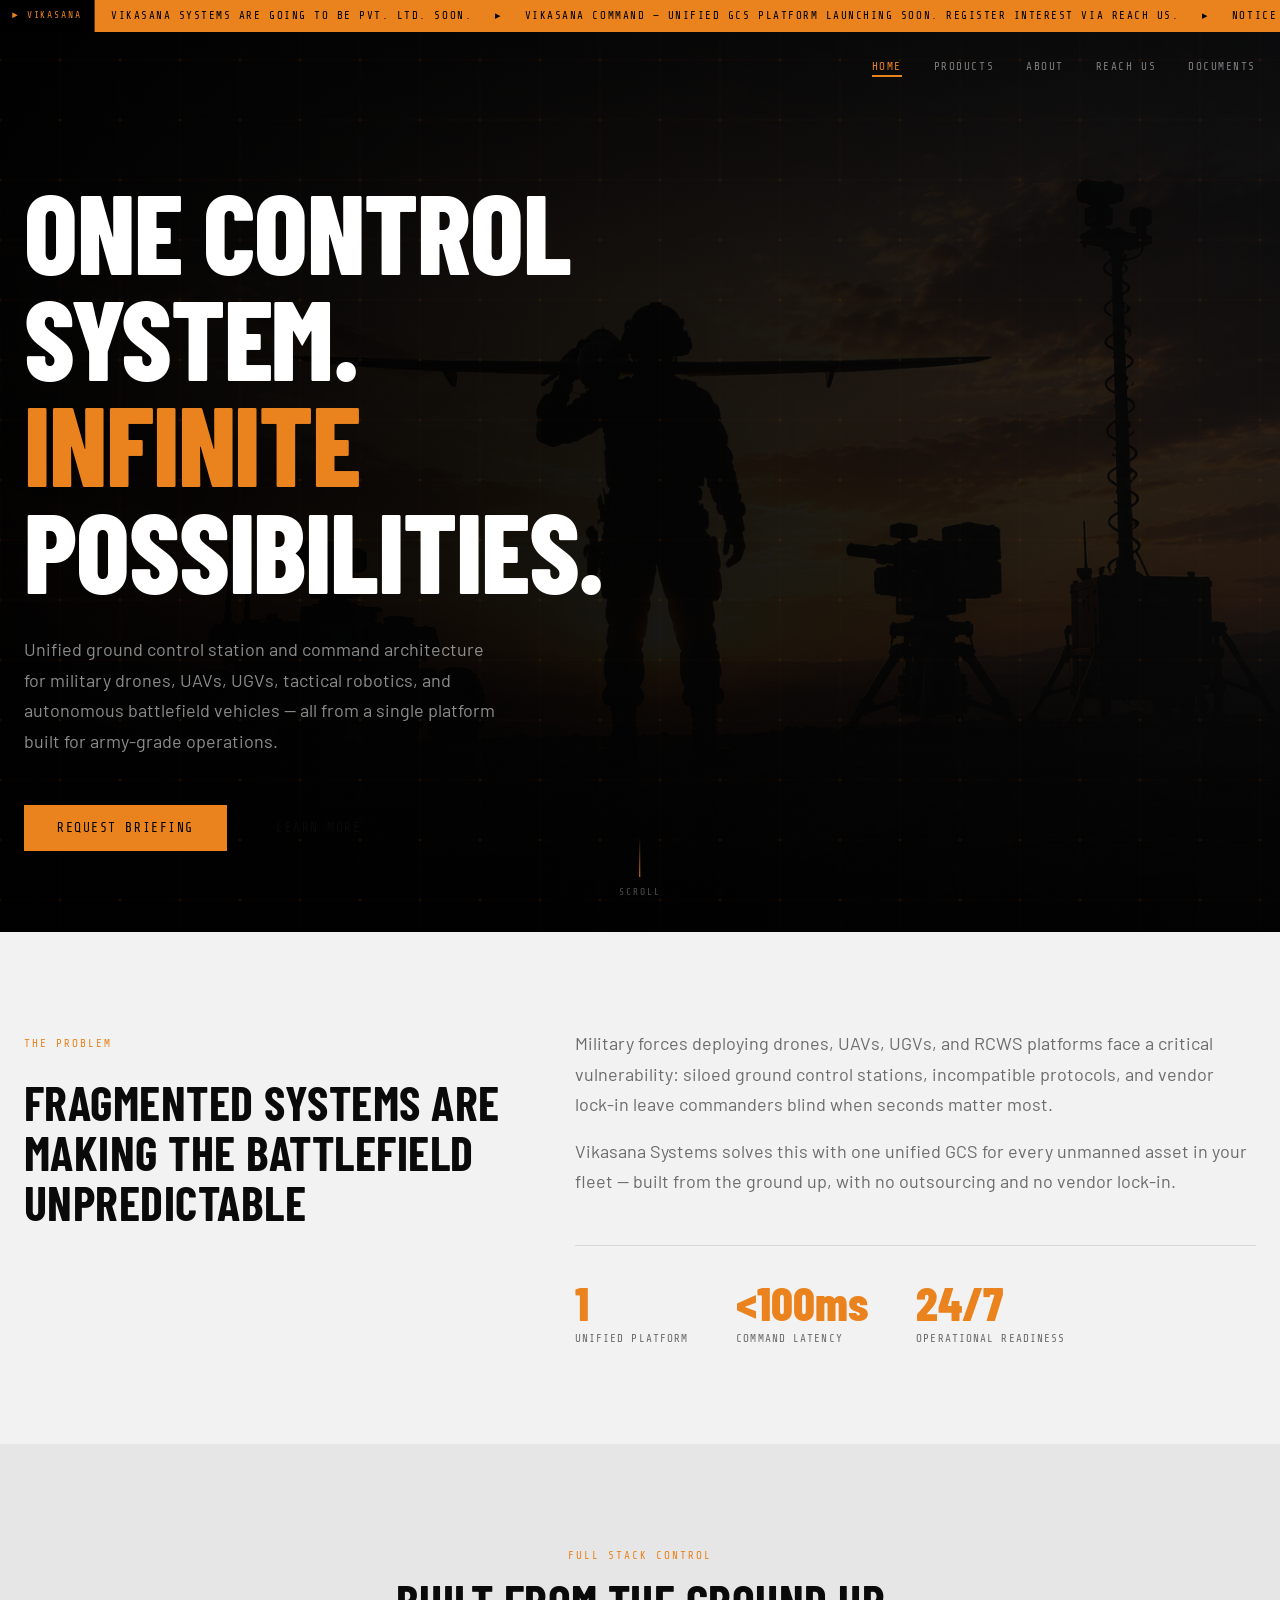
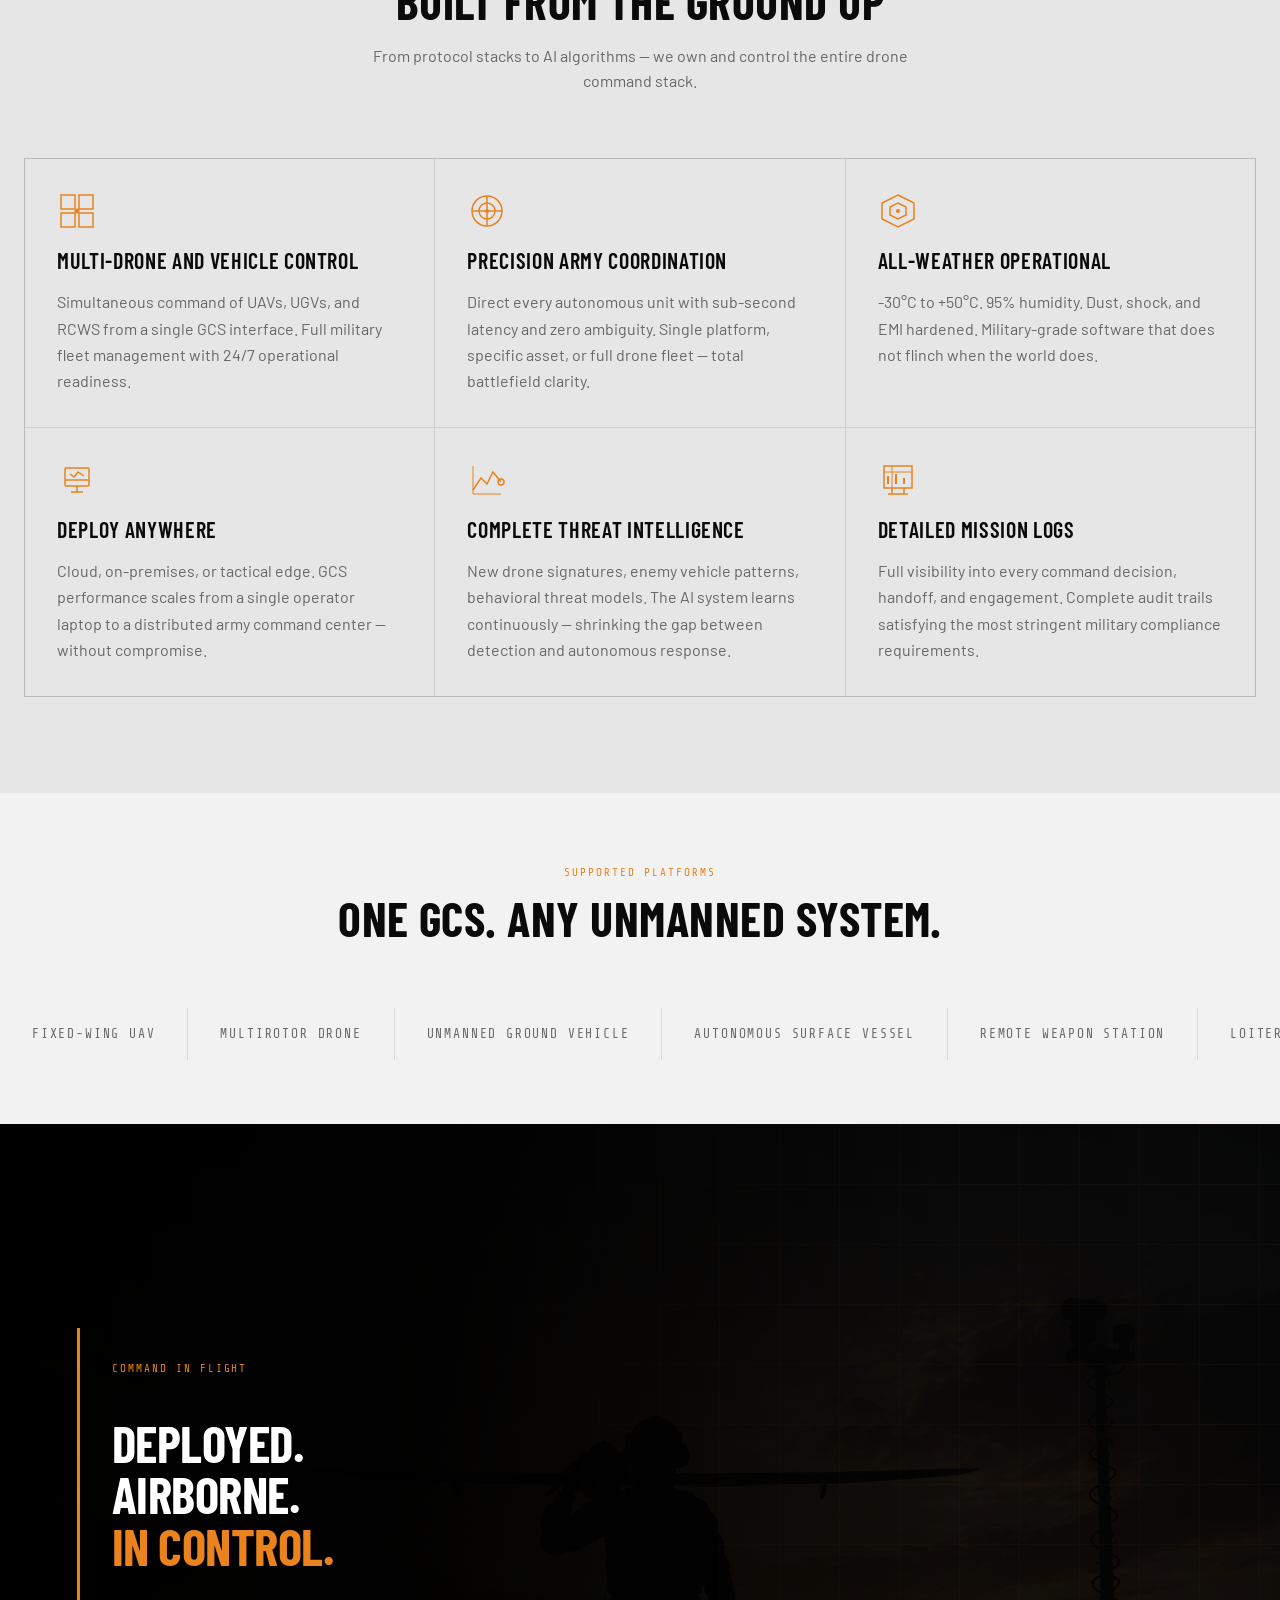
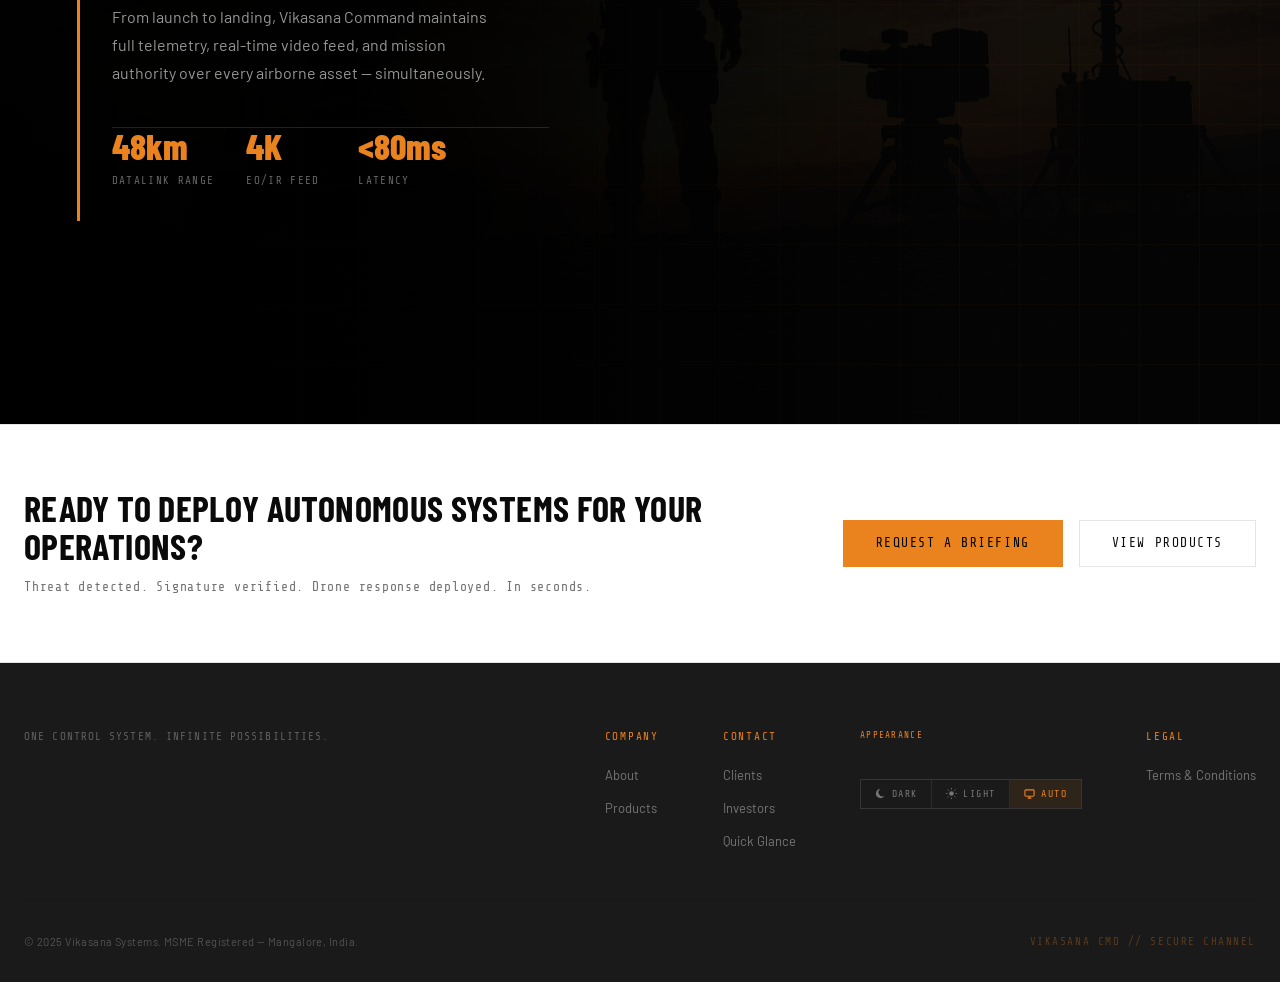
<file: index.html>
<!DOCTYPE html>
<html lang="en" data-theme="dark">
<head>
  <meta charset="UTF-8" />
  <meta name="viewport" content="width=device-width, initial-scale=1.0" />
  <title>Vikasana Systems — Unified GCS Command Platform</title>
  <link rel="icon" type="image/png" href="assets/primarylogo.png" />
  <meta name="description" content="India's most advanced military UXV command software. One unified Ground Control Station for every unmanned asset." />
  <link rel="preconnect" href="https://fonts.googleapis.com" />
  <link rel="preconnect" href="https://fonts.gstatic.com" crossorigin />
  <link href="https://fonts.googleapis.com/css2?family=Share+Tech+Mono&family=Barlow:wght@300;400;500;600;700&family=Barlow+Condensed:wght@400;600;700;800&display=swap" rel="stylesheet" />
  <link rel="stylesheet" href="css/reset.css" />
  <link rel="stylesheet" href="css/tokens.css" />
  <link rel="stylesheet" href="css/loader.css" />
  <link rel="stylesheet" href="css/nav.css" />
  <link rel="stylesheet" href="css/hero.css" />
  <link rel="stylesheet" href="css/sections.css" />
  <link rel="stylesheet" href="css/footer.css" />
</head>
<body class="body--loading has-notif">

  <!-- LOADING SCREEN -->
  <div id="pageLoader">
    <div class="loader__ping"></div>
    <div class="loader__ping"></div>
    <div class="loader__ping"></div>
    <div class="loader__bracket loader__bracket--tl"></div>
    <div class="loader__bracket loader__bracket--tr"></div>
    <div class="loader__bracket loader__bracket--bl"></div>
    <div class="loader__bracket loader__bracket--br"></div>
    <div class="loader__inner">
      <div class="loader__brand">
        <img class="loader__logo" src="assets/nbg_dark_logo.png" alt="Vikasana Systems" />
        <span class="loader__brand-text">Vikasana Systems</span>
      </div>
      <div class="loader__log" id="loaderLines"></div>
      <div class="loader__progress-wrap">
        <div class="loader__progress-header">
          <span class="loader__progress-label">SYSTEM BOOT</span>
          <span class="loader__pct" id="loaderPct">0%</span>
        </div>
        <div class="loader__bar-track">
          <div class="loader__bar" id="loaderBar"></div>
        </div>
      </div>
    </div>
  </div>

  <!-- NOTIFICATION TICKER -->
  <div id="notifBar">
    <span class="notif-prefix">&#9658; VIKASANA</span>
    <div class="notif-track-wrap">
      <div id="notifTrack"></div>
    </div>
  </div>

  <!-- NAV -->
  <nav class="nav" id="nav">
    <div class="nav__inner">
      <a href="index.html" class="nav__brand">
        <img class="nav__logo nav__logo--dark" src="assets/nbg_dark_logo.png" alt="Vikasana Systems" />
        <img class="nav__logo nav__logo--light" src="assets/nbg_light_logo.png" alt="Vikasana Systems" />
      </a>
      <button class="nav__hamburger" id="navToggle" aria-label="Toggle navigation" aria-expanded="false">
        <span></span><span></span><span></span>
      </button>
      <ul class="nav__links" id="navLinks">
        <li><a href="index.html" class="nav__link nav__link--active">HOME</a></li>
        <li><a href="products.html" class="nav__link">PRODUCTS</a></li>
        <li><a href="about.html" class="nav__link">ABOUT</a></li>
        <li><a href="reach.html" class="nav__link">REACH US</a></li>
        <li><a href="documents.html" class="nav__link">DOCUMENTS</a></li>
      </ul>
    </div>
  </nav>

  <!-- HERO -->
  <section class="hero" id="hero">
    <!-- Background image layer -->
    <div class="hero__bg"></div>
    <!-- Tactical grid canvas over bg -->
    <canvas class="hero__grid" id="heroGrid"></canvas>
    <!-- Dark vignette overlay -->
    <div class="hero__vignette"></div>

    <!-- Split layout: text left, 3D model right -->
    <div class="hero__content-wrap">
      <div class="hero__content">
        <h1 class="hero__headline">
          ONE CONTROL<br />SYSTEM.<br /><span class="hero__accent">INFINITE</span><br />POSSIBILITIES.
        </h1>
        <p class="hero__sub">
          Unified ground control station and command architecture for military drones, UAVs, UGVs, tactical robotics, and autonomous battlefield vehicles — all from a single platform built for army-grade operations.
        </p>
        <div class="hero__cta">
          <a href="reach.html" class="btn btn--primary">REQUEST BRIEFING</a>
          <a href="about.html" class="btn btn--ghost">LEARN MORE</a>
        </div>
      </div>

    </div>

    <div class="hero__scroll" id="heroScroll">
      <span class="hero__scroll-line"></span>
      <span class="hero__scroll-text">SCROLL</span>
    </div>
  </section>

  <!-- PROBLEM STATEMENT -->
  <section class="problem section" id="problem">
    <div class="container">
      <div class="problem__grid">
        <div class="problem__left">
          <span class="eyebrow">THE PROBLEM</span>
          <h2 class="h2">Fragmented systems are making the battlefield unpredictable</h2>
        </div>
        <div class="problem__right">
          <p class="body-l">
            Military forces deploying drones, UAVs, UGVs, and RCWS platforms face a critical vulnerability: siloed ground control stations, incompatible protocols, and vendor lock-in leave commanders blind when seconds matter most.
          </p>
          <p class="body-l">
            Vikasana Systems solves this with one unified GCS for every unmanned asset in your fleet — built from the ground up, with no outsourcing and no vendor lock-in.
          </p>
          <div class="problem__stat-row">
            <div class="stat">
              <span class="stat__num">1</span>
              <span class="stat__label">Unified Platform</span>
            </div>
            <div class="stat">
              <span class="stat__num">&lt;100ms</span>
              <span class="stat__label">Command Latency</span>
            </div>
            <div class="stat">
              <span class="stat__num">24/7</span>
              <span class="stat__label">Operational Readiness</span>
            </div>
          </div>
        </div>
      </div>
    </div>
  </section>

  <!-- CAPABILITIES -->
  <section class="capabilities section section--alt" id="capabilities">
    <div class="container">
      <div class="section__header">
        <span class="eyebrow">FULL STACK CONTROL</span>
        <h2 class="h2">Built from the ground up</h2>
        <p class="section__sub">From protocol stacks to AI algorithms — we own and control the entire drone command stack.</p>
      </div>
      <div class="cap__grid">
        <div class="cap__card reveal">
          <div class="cap__icon">
            <svg viewBox="0 0 40 40" fill="none" xmlns="http://www.w3.org/2000/svg">
              <rect x="4" y="4" width="14" height="14" stroke="currentColor" stroke-width="1.5"/>
              <rect x="22" y="4" width="14" height="14" stroke="currentColor" stroke-width="1.5"/>
              <rect x="4" y="22" width="14" height="14" stroke="currentColor" stroke-width="1.5"/>
              <rect x="22" y="22" width="14" height="14" stroke="currentColor" stroke-width="1.5"/>
              <circle cx="20" cy="20" r="2.5" fill="currentColor"/>
            </svg>
          </div>
          <h3 class="cap__title">Multi-Drone and Vehicle Control</h3>
          <p class="cap__body">Simultaneous command of UAVs, UGVs, and RCWS from a single GCS interface. Full military fleet management with 24/7 operational readiness.</p>
        </div>
        <div class="cap__card reveal">
          <div class="cap__icon">
            <svg viewBox="0 0 40 40" fill="none" xmlns="http://www.w3.org/2000/svg">
              <circle cx="20" cy="20" r="15" stroke="currentColor" stroke-width="1.5"/>
              <circle cx="20" cy="20" r="8" stroke="currentColor" stroke-width="1.5"/>
              <line x1="20" y1="5" x2="20" y2="35" stroke="currentColor" stroke-width="1.5"/>
              <line x1="5" y1="20" x2="35" y2="20" stroke="currentColor" stroke-width="1.5"/>
              <circle cx="20" cy="20" r="2" fill="currentColor"/>
            </svg>
          </div>
          <h3 class="cap__title">Precision Army Coordination</h3>
          <p class="cap__body">Direct every autonomous unit with sub-second latency and zero ambiguity. Single platform, specific asset, or full drone fleet — total battlefield clarity.</p>
        </div>
        <div class="cap__card reveal">
          <div class="cap__icon">
            <svg viewBox="0 0 40 40" fill="none" xmlns="http://www.w3.org/2000/svg">
              <path d="M20 4L36 12V28L20 36L4 28V12L20 4Z" stroke="currentColor" stroke-width="1.5"/>
              <path d="M20 12L28 16V24L20 28L12 24V16L20 12Z" stroke="currentColor" stroke-width="1.5"/>
              <circle cx="20" cy="20" r="2" fill="currentColor"/>
            </svg>
          </div>
          <h3 class="cap__title">All-Weather Operational</h3>
          <p class="cap__body">-30°C to +50°C. 95% humidity. Dust, shock, and EMI hardened. Military-grade software that does not flinch when the world does.</p>
        </div>
        <div class="cap__card reveal">
          <div class="cap__icon">
            <svg viewBox="0 0 40 40" fill="none" xmlns="http://www.w3.org/2000/svg">
              <rect x="8" y="8" width="24" height="18" rx="1" stroke="currentColor" stroke-width="1.5"/>
              <line x1="8" y1="20" x2="32" y2="20" stroke="currentColor" stroke-width="1.5"/>
              <polyline points="13,14 17,17 21,12 27,16" stroke="currentColor" stroke-width="1.5" fill="none"/>
              <line x1="20" y1="26" x2="20" y2="32" stroke="currentColor" stroke-width="1.5"/>
              <line x1="14" y1="32" x2="26" y2="32" stroke="currentColor" stroke-width="1.5"/>
            </svg>
          </div>
          <h3 class="cap__title">Deploy Anywhere</h3>
          <p class="cap__body">Cloud, on-premises, or tactical edge. GCS performance scales from a single operator laptop to a distributed army command center — without compromise.</p>
        </div>
        <div class="cap__card reveal">
          <div class="cap__icon">
            <svg viewBox="0 0 40 40" fill="none" xmlns="http://www.w3.org/2000/svg">
              <path d="M6 30L14 18L20 24L26 12L34 22" stroke="currentColor" stroke-width="1.5" fill="none"/>
              <circle cx="34" cy="22" r="3" stroke="currentColor" stroke-width="1.5"/>
              <line x1="6" y1="34" x2="34" y2="34" stroke="currentColor" stroke-width="1"/>
              <line x1="6" y1="6" x2="6" y2="34" stroke="currentColor" stroke-width="1"/>
            </svg>
          </div>
          <h3 class="cap__title">Complete Threat Intelligence</h3>
          <p class="cap__body">New drone signatures, enemy vehicle patterns, behavioral threat models. The AI system learns continuously — shrinking the gap between detection and autonomous response.</p>
        </div>
        <div class="cap__card reveal">
          <div class="cap__icon">
            <svg viewBox="0 0 40 40" fill="none" xmlns="http://www.w3.org/2000/svg">
              <rect x="6" y="6" width="28" height="22" stroke="currentColor" stroke-width="1.5"/>
              <line x1="6" y1="12" x2="34" y2="12" stroke="currentColor" stroke-width="1"/>
              <line x1="14" y1="6" x2="14" y2="28" stroke="currentColor" stroke-width="1"/>
              <rect x="9" y="16" width="2" height="8" fill="currentColor"/>
              <rect x="17" y="14" width="2" height="10" fill="currentColor"/>
              <rect x="25" y="18" width="2" height="6" fill="currentColor"/>
              <line x1="14" y1="34" x2="14" y2="28" stroke="currentColor" stroke-width="1.5"/>
              <line x1="26" y1="34" x2="26" y2="28" stroke="currentColor" stroke-width="1.5"/>
              <line x1="10" y1="34" x2="30" y2="34" stroke="currentColor" stroke-width="1.5"/>
            </svg>
          </div>
          <h3 class="cap__title">Detailed Mission Logs</h3>
          <p class="cap__body">Full visibility into every command decision, handoff, and engagement. Complete audit trails satisfying the most stringent military compliance requirements.</p>
        </div>
      </div>
    </div>
  </section>

  <!-- SYSTEMS STRIP -->
  <section class="systems section" id="systems">
    <div class="container">
      <div class="section__header">
        <span class="eyebrow">SUPPORTED PLATFORMS</span>
        <h2 class="h2">One GCS. Any unmanned system.</h2>
      </div>
    </div>
    <div class="systems__strip" id="systemsStrip">
      <div class="systems__item">FIXED-WING UAV</div>
      <div class="systems__item">MULTIROTOR DRONE</div>
      <div class="systems__item">UNMANNED GROUND VEHICLE</div>
      <div class="systems__item">AUTONOMOUS SURFACE VESSEL</div>
      <div class="systems__item">REMOTE WEAPON STATION</div>
      <div class="systems__item">LOITERING MUNITION</div>
      <div class="systems__item">BORDER SURVEILLANCE DRONE</div>
      <div class="systems__item">TACTICAL ROBOTICS</div>
      <div class="systems__item">DRONE SWARM</div>
      <div class="systems__item">FIXED-WING UAV</div>
      <div class="systems__item">MULTIROTOR DRONE</div>
      <div class="systems__item">UNMANNED GROUND VEHICLE</div>
      <div class="systems__item">AUTONOMOUS SURFACE VESSEL</div>
      <div class="systems__item">REMOTE WEAPON STATION</div>
      <div class="systems__item">LOITERING MUNITION</div>
      <div class="systems__item">BORDER SURVEILLANCE DRONE</div>
      <div class="systems__item">TACTICAL ROBOTICS</div>
      <div class="systems__item">DRONE SWARM</div>
    </div>
  </section>

  <!-- PAGE-LEVEL DRONE CANVAS — fixed overlay, travels whole page -->
  <!-- VTOL SECTION — canvas inside section, drone interactive on mouse -->
  <section class="vtol-section" id="vtolSection">
    <div class="vtol-section__bg"></div>
    <div class="vtol-section__grid"></div>

    <!-- Canvas fills right side of section -->

    <div class="vtol-section__inner">
      <div class="vtol-section__copy">
        <span class="eyebrow">COMMAND IN FLIGHT</span>
        <h2 class="h2">Deployed.<br />Airborne.<br /><span style="color:var(--clr-primary);">In Control.</span></h2>
        <p class="body-l">From launch to landing, Vikasana Command maintains full telemetry, real-time video feed, and mission authority over every airborne asset — simultaneously.</p>
        <div class="vtol-stats">
          <div class="vtol-stat">
            <span class="vtol-stat__num">48km</span>
            <span class="vtol-stat__label">Datalink Range</span>
          </div>
          <div class="vtol-stat">
            <span class="vtol-stat__num">4K</span>
            <span class="vtol-stat__label">EO/IR Feed</span>
          </div>
          <div class="vtol-stat">
            <span class="vtol-stat__num">&lt;80ms</span>
            <span class="vtol-stat__label">Latency</span>
          </div>
        </div>
      </div>
    </div>
  </section>
  <!-- CTA BAND -->
  <section class="ctaband section">
    <div class="container">
      <div class="ctaband__inner">
        <div class="ctaband__text">
          <h2 class="h2">Ready to deploy autonomous systems for your operations?</h2>
          <p>Threat detected. Signature verified. Drone response deployed. In seconds.</p>
        </div>
        <div class="ctaband__actions">
          <a href="reach.html" class="btn btn--primary">REQUEST A BRIEFING</a>
          <a href="products.html" class="btn btn--ghost">VIEW PRODUCTS</a>
        </div>
      </div>
    </div>
  </section>

  <!-- FOOTER -->
  <footer class="footer">
    <div class="container">
      <div class="footer__top">
        <div class="footer__brand">
          <img class="footer__logo footer__logo--dark" src="assets/nbg_dark_logo.png" alt="Vikasana Systems" />
          <img class="footer__logo footer__logo--light" src="assets/nbg_light_logo.png" alt="Vikasana Systems" />
          <p class="footer__tagline">One Control System. Infinite Possibilities.</p>
        </div>
        <div class="footer__links">
          <div class="footer__col">
            <span class="footer__col-head">COMPANY</span>
            <a href="about.html">About</a>
            <a href="products.html">Products</a>
          </div>
          <div class="footer__col">
            <span class="footer__col-head">CONTACT</span>
            <a href="reach.html">Clients</a>
            <a href="reach.html">Investors</a>
            <a href="reach.html">Quick Glance</a>
          </div>
          <div class="footer__col">
            <span class="footer__col-head footer__col-head--small">APPEARANCE</span>
            <div class="footer__theme" data-theme-toggle>
              <button class="theme-opt" data-theme-opt="dark" title="Dark theme">
                <svg viewBox="0 0 12 12" fill="currentColor"><path d="M6 1a5 5 0 1 0 4.33 7.5A4 4 0 0 1 6 1z"/></svg>
                DARK
              </button>
              <button class="theme-opt" data-theme-opt="light" title="Light theme">
                <svg viewBox="0 0 12 12" fill="currentColor"><circle cx="6" cy="6" r="2.5"/><path d="M6 0v1.5M6 10.5V12M0 6h1.5M10.5 6H12M1.76 1.76l1.06 1.06M9.18 9.18l1.06 1.06M1.76 10.24l1.06-1.06M9.18 2.82l1.06-1.06" stroke="currentColor" stroke-width="1" fill="none"/></svg>
                LIGHT
              </button>
              <button class="theme-opt theme-opt--active" data-theme-opt="auto" title="Follow system">
                <svg viewBox="0 0 12 12" fill="none" stroke="currentColor" stroke-width="1.2"><rect x="1" y="2" width="10" height="7" rx="1"/><path d="M4 11h4M6 9v2"/></svg>
                AUTO
              </button>
            </div>
          </div>
          <div class="footer__col">
            <span class="footer__col-head">LEGAL</span>
            <a href="terms.html">Terms &amp; Conditions</a>
          </div>
        </div>
      </div>
      <div class="footer__bottom">
        <span class="footer__copy">© 2025 Vikasana Systems. MSME Registered — Mangalore, India.</span>
        <span class="footer__mono">VIKASANA CMD // SECURE CHANNEL</span>
      </div>
    </div>
  </footer>
  <script src="js/loader.js"></script>
  <script src="js/notif.js"></script>
  <script src="js/theme.js"></script>
  <script src="js/nav.js"></script>
  <script src="js/hero-grid.js"></script>
  <script src="js/scroll.js"></script>
</body>
</html>
</file>
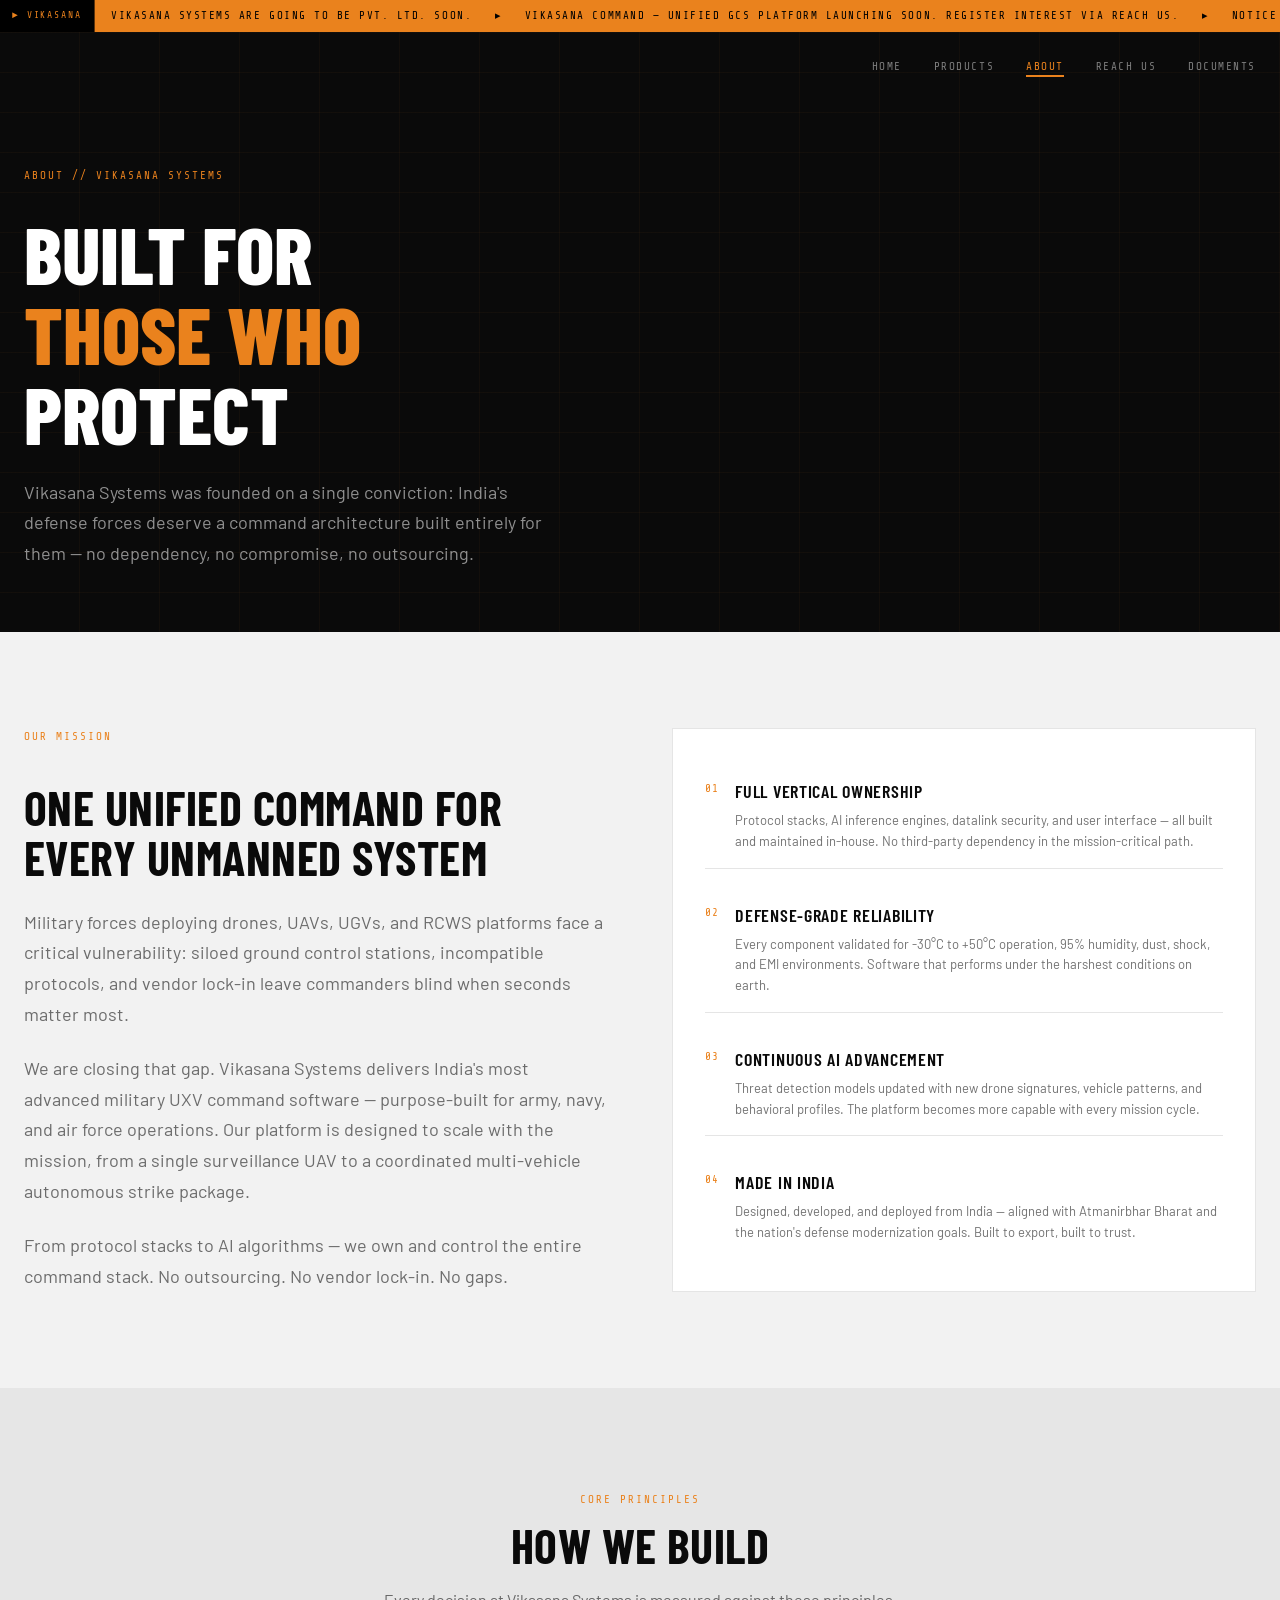
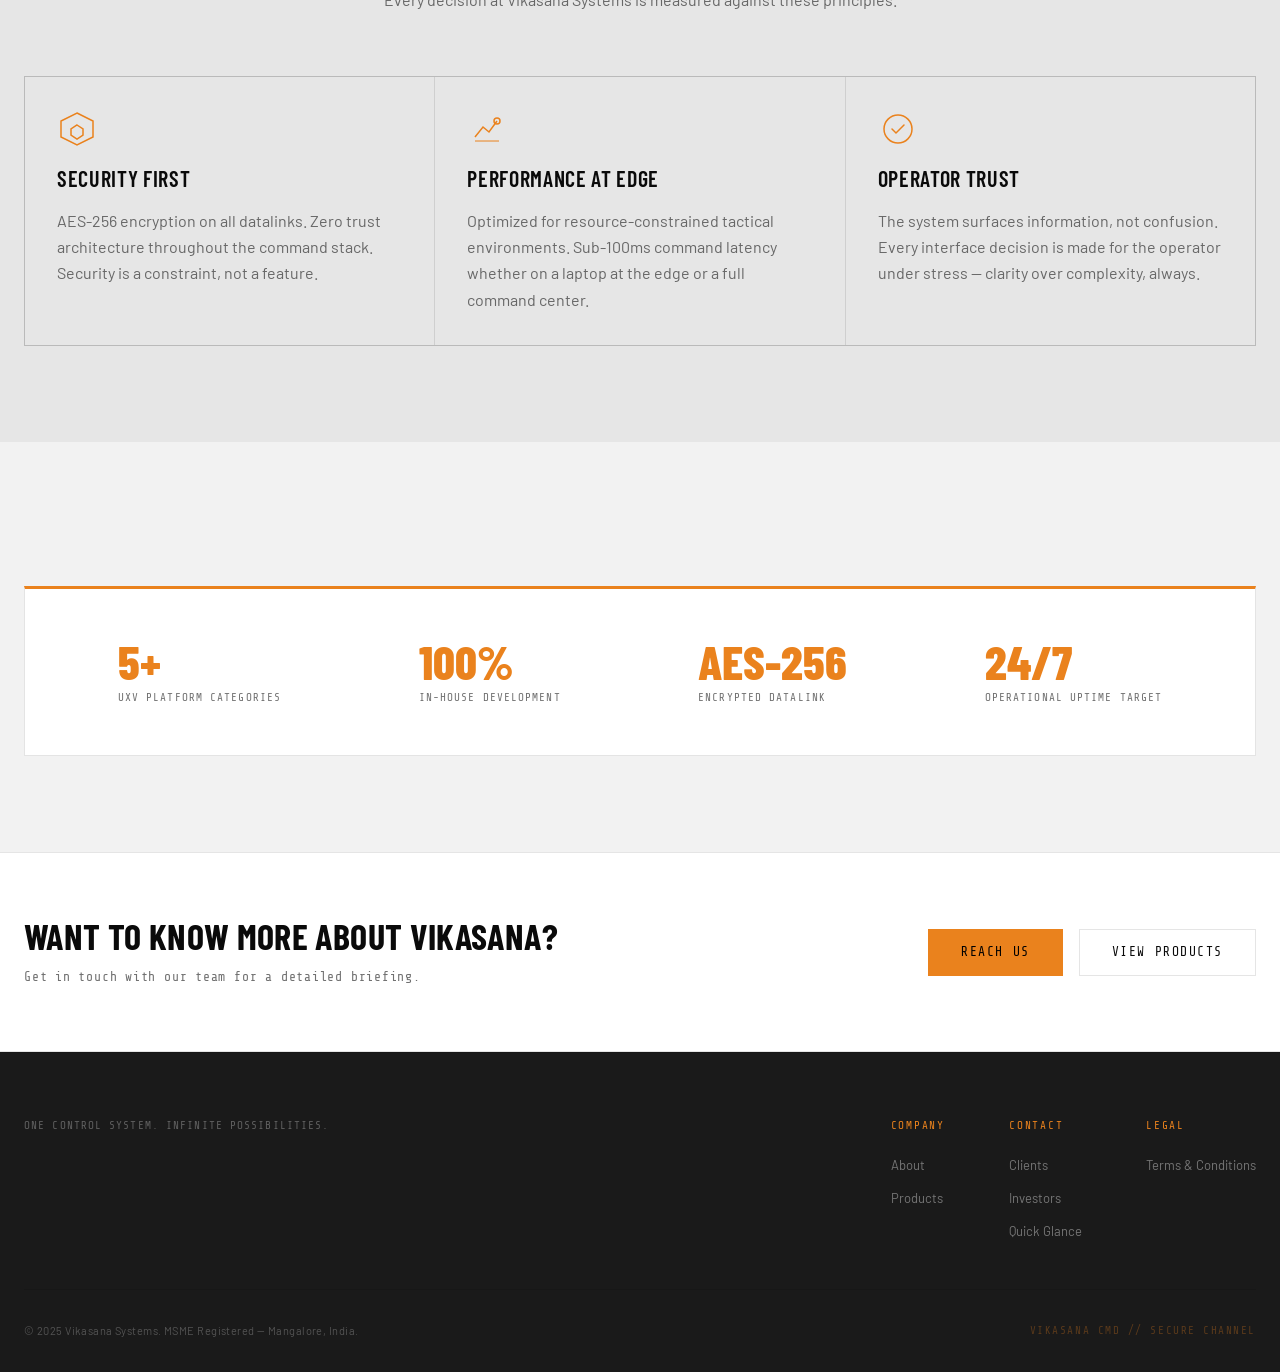
<file: about.html>
<!DOCTYPE html>
<html lang="en" data-theme="dark">
<head>
  <meta charset="UTF-8" />
  <meta name="viewport" content="width=device-width, initial-scale=1.0" />
  <title>About — Vikasana Systems</title>
  <link rel="icon" type="image/png" href="assets/primarylogo.png" />
  <meta name="description" content="Vikasana Systems — India's most advanced military UXV command software company." />
  <link rel="preconnect" href="https://fonts.googleapis.com" />
  <link rel="preconnect" href="https://fonts.gstatic.com" crossorigin />
  <link href="https://fonts.googleapis.com/css2?family=Share+Tech+Mono&family=Barlow:wght@300;400;500;600;700&family=Barlow+Condensed:wght@400;600;700;800&display=swap" rel="stylesheet" />
  <link rel="stylesheet" href="css/reset.css" />
  <link rel="stylesheet" href="css/tokens.css" />
  <link rel="stylesheet" href="css/loader.css" />
  <link rel="stylesheet" href="css/nav.css" />
  <link rel="stylesheet" href="css/hero.css" />
  <link rel="stylesheet" href="css/sections.css" />
  <link rel="stylesheet" href="css/footer.css" />
</head>
<body class="body--loading has-notif">

  <!-- LOADING SCREEN -->
  <div id="pageLoader">
    <div class="loader__ping"></div>
    <div class="loader__ping"></div>
    <div class="loader__ping"></div>
    <div class="loader__bracket loader__bracket--tl"></div>
    <div class="loader__bracket loader__bracket--tr"></div>
    <div class="loader__bracket loader__bracket--bl"></div>
    <div class="loader__bracket loader__bracket--br"></div>
    <div class="loader__inner">
      <div class="loader__brand">
        <img class="loader__logo" src="assets/nbg_dark_logo.png" alt="Vikasana Systems" />
        <span class="loader__brand-text">Vikasana Systems</span>
      </div>
      <div class="loader__log" id="loaderLines"></div>
      <div class="loader__progress-wrap">
        <div class="loader__progress-header">
          <span class="loader__progress-label">SYSTEM BOOT</span>
          <span class="loader__pct" id="loaderPct">0%</span>
        </div>
        <div class="loader__bar-track">
          <div class="loader__bar" id="loaderBar"></div>
        </div>
      </div>
    </div>
  </div>

  <!-- NOTIFICATION TICKER -->
  <div id="notifBar">
    <span class="notif-prefix">&#9658; VIKASANA</span>
    <div class="notif-track-wrap">
      <div id="notifTrack"></div>
    </div>
  </div>
  <nav class="nav" id="nav">
    <div class="nav__inner">
      <a href="index.html" class="nav__brand">
        <img class="nav__logo nav__logo--dark" src="assets/nbg_dark_logo.png" alt="Vikasana Systems" />
        <img class="nav__logo nav__logo--light" src="assets/nbg_light_logo.png" alt="Vikasana Systems" />
      </a>
      <button class="nav__hamburger" id="navToggle" aria-label="Toggle navigation" aria-expanded="false">
        <span></span><span></span><span></span>
      </button>
      <ul class="nav__links" id="navLinks">
        <li><a href="index.html" class="nav__link">HOME</a></li>
        <li><a href="products.html" class="nav__link">PRODUCTS</a></li>
        <li><a href="about.html" class="nav__link nav__link--active">ABOUT</a></li>
        <li><a href="reach.html" class="nav__link">REACH US</a></li>
        <li><a href="documents.html" class="nav__link">DOCUMENTS</a></li>
      </ul>
    </div>
  </nav>

  <section class="page-hero">
    <div class="container">
      <div class="page-hero__content">
        <div class="page-hero__eyebrow">
          <span class="eyebrow">ABOUT // VIKASANA SYSTEMS</span>
        </div>
        <h1>Built for<br /><span style="color: var(--clr-primary);">Those Who</span><br />Protect</h1>
        <p>Vikasana Systems was founded on a single conviction: India's defense forces deserve a command architecture built entirely for them — no dependency, no compromise, no outsourcing.</p>
      </div>
    </div>
  </section>

  <!-- MISSION -->
  <section class="section">
    <div class="container">
      <div class="about-split reveal">
        <div class="about-split__text">
          <span class="eyebrow">OUR MISSION</span>
          <h2 class="h2">One unified command for every unmanned system</h2>
          <p class="body-l">
            Military forces deploying drones, UAVs, UGVs, and RCWS platforms face a critical vulnerability: siloed ground control stations, incompatible protocols, and vendor lock-in leave commanders blind when seconds matter most.
          </p>
          <p class="body-l">
            We are closing that gap. Vikasana Systems delivers India's most advanced military UXV command software — purpose-built for army, navy, and air force operations. Our platform is designed to scale with the mission, from a single surveillance UAV to a coordinated multi-vehicle autonomous strike package.
          </p>
          <p class="body-l">
            From protocol stacks to AI algorithms — we own and control the entire command stack. No outsourcing. No vendor lock-in. No gaps.
          </p>
        </div>
        <div class="about-split__visual">
          <div class="about__pillar">
            <span class="about__pillar-num">01</span>
            <div class="about__pillar-text">
              <h4>Full Vertical Ownership</h4>
              <p>Protocol stacks, AI inference engines, datalink security, and user interface — all built and maintained in-house. No third-party dependency in the mission-critical path.</p>
            </div>
          </div>
          <div class="about__pillar">
            <span class="about__pillar-num">02</span>
            <div class="about__pillar-text">
              <h4>Defense-Grade Reliability</h4>
              <p>Every component validated for -30°C to +50°C operation, 95% humidity, dust, shock, and EMI environments. Software that performs under the harshest conditions on earth.</p>
            </div>
          </div>
          <div class="about__pillar">
            <span class="about__pillar-num">03</span>
            <div class="about__pillar-text">
              <h4>Continuous AI Advancement</h4>
              <p>Threat detection models updated with new drone signatures, vehicle patterns, and behavioral profiles. The platform becomes more capable with every mission cycle.</p>
            </div>
          </div>
          <div class="about__pillar">
            <span class="about__pillar-num">04</span>
            <div class="about__pillar-text">
              <h4>Made in India</h4>
              <p>Designed, developed, and deployed from India — aligned with Atmanirbhar Bharat and the nation's defense modernization goals. Built to export, built to trust.</p>
            </div>
          </div>
        </div>
      </div>
    </div>
  </section>

  <!-- VALUES -->
  <section class="section section--alt">
    <div class="container">
      <div class="section__header reveal">
        <span class="eyebrow">CORE PRINCIPLES</span>
        <h2 class="h2">How we build</h2>
        <p class="section__sub">Every decision at Vikasana Systems is measured against these principles.</p>
      </div>
      <div class="cap__grid reveal">
        <div class="cap__card">
          <div class="cap__icon">
            <svg viewBox="0 0 40 40" fill="none" xmlns="http://www.w3.org/2000/svg">
              <path d="M20 4L36 12V28L20 36L4 28V12L20 4Z" stroke="currentColor" stroke-width="1.5"/>
              <path d="M20 16L26 20V26L20 30L14 26V20L20 16Z" stroke="currentColor" stroke-width="1.5"/>
            </svg>
          </div>
          <h3 class="cap__title">Security First</h3>
          <p class="cap__body">AES-256 encryption on all datalinks. Zero trust architecture throughout the command stack. Security is a constraint, not a feature.</p>
        </div>
        <div class="cap__card">
          <div class="cap__icon">
            <svg viewBox="0 0 40 40" fill="none" xmlns="http://www.w3.org/2000/svg">
              <polyline points="8,28 16,18 22,23 30,12" stroke="currentColor" stroke-width="1.5" fill="none"/>
              <circle cx="30" cy="12" r="3" stroke="currentColor" stroke-width="1.5"/>
              <line x1="8" y1="32" x2="32" y2="32" stroke="currentColor" stroke-width="1"/>
            </svg>
          </div>
          <h3 class="cap__title">Performance at Edge</h3>
          <p class="cap__body">Optimized for resource-constrained tactical environments. Sub-100ms command latency whether on a laptop at the edge or a full command center.</p>
        </div>
        <div class="cap__card">
          <div class="cap__icon">
            <svg viewBox="0 0 40 40" fill="none" xmlns="http://www.w3.org/2000/svg">
              <circle cx="20" cy="20" r="14" stroke="currentColor" stroke-width="1.5"/>
              <path d="M14 20l4 4 8-8" stroke="currentColor" stroke-width="1.5" fill="none" stroke-linecap="round"/>
            </svg>
          </div>
          <h3 class="cap__title">Operator Trust</h3>
          <p class="cap__body">The system surfaces information, not confusion. Every interface decision is made for the operator under stress — clarity over complexity, always.</p>
        </div>
      </div>
    </div>
  </section>

  <!-- STATS -->
  <section class="section">
    <div class="container">
      <div class="problem__stat-row reveal" style="border: 1px solid var(--clr-border); padding: var(--sp-12); background-color: var(--clr-bg-card); border-top: 3px solid var(--clr-primary); justify-content: space-around;">
        <div class="stat">
          <span class="stat__num">5+</span>
          <span class="stat__label">UXV Platform Categories</span>
        </div>
        <div class="stat">
          <span class="stat__num">100%</span>
          <span class="stat__label">In-House Development</span>
        </div>
        <div class="stat">
          <span class="stat__num">AES-256</span>
          <span class="stat__label">Encrypted Datalink</span>
        </div>
        <div class="stat">
          <span class="stat__num">24/7</span>
          <span class="stat__label">Operational Uptime Target</span>
        </div>
      </div>
    </div>
  </section>
  <section class="ctaband section">
    <div class="container">
      <div class="ctaband__inner">
        <div class="ctaband__text">
          <h2 class="h2">Want to know more about Vikasana?</h2>
          <p>Get in touch with our team for a detailed briefing.</p>
        </div>
        <div class="ctaband__actions">
          <a href="reach.html" class="btn btn--primary">REACH US</a>
          <a href="products.html" class="btn btn--ghost">VIEW PRODUCTS</a>
        </div>
      </div>
    </div>
  </section>

  <footer class="footer">
    <div class="container">
      <div class="footer__top">
        <div class="footer__brand">
          <img class="footer__logo footer__logo--dark" src="assets/nbg_dark_logo.png" alt="Vikasana Systems" />
          <img class="footer__logo footer__logo--light" src="assets/nbg_light_logo.png" alt="Vikasana Systems" />
          <p class="footer__tagline">One Control System. Infinite Possibilities.</p>
        </div>
        <div class="footer__links">
          <div class="footer__col">
            <span class="footer__col-head">COMPANY</span>
            <a href="about.html">About</a>
            <a href="products.html">Products</a>
          </div>
          <div class="footer__col">
            <span class="footer__col-head">CONTACT</span>
            <a href="reach.html">Clients</a>
            <a href="reach.html">Investors</a>
            <a href="reach.html">Quick Glance</a>
          </div>
          <div class="footer__col">
            <span class="footer__col-head">LEGAL</span>
            <a href="terms.html">Terms &amp; Conditions</a>
          </div>
        </div>
      </div>
      <div class="footer__bottom">
        <span class="footer__copy">© 2025 Vikasana Systems. MSME Registered — Mangalore, India.</span>
        <span class="footer__mono">VIKASANA CMD // SECURE CHANNEL</span>
      </div>
    </div>
  </footer>

  <script src="js/loader.js"></script>
  <script src="js/notif.js"></script>
  <script src="js/theme.js"></script>
  <script src="js/nav.js"></script>
  <script src="js/scroll.js"></script>
</body>
</html>
</file>
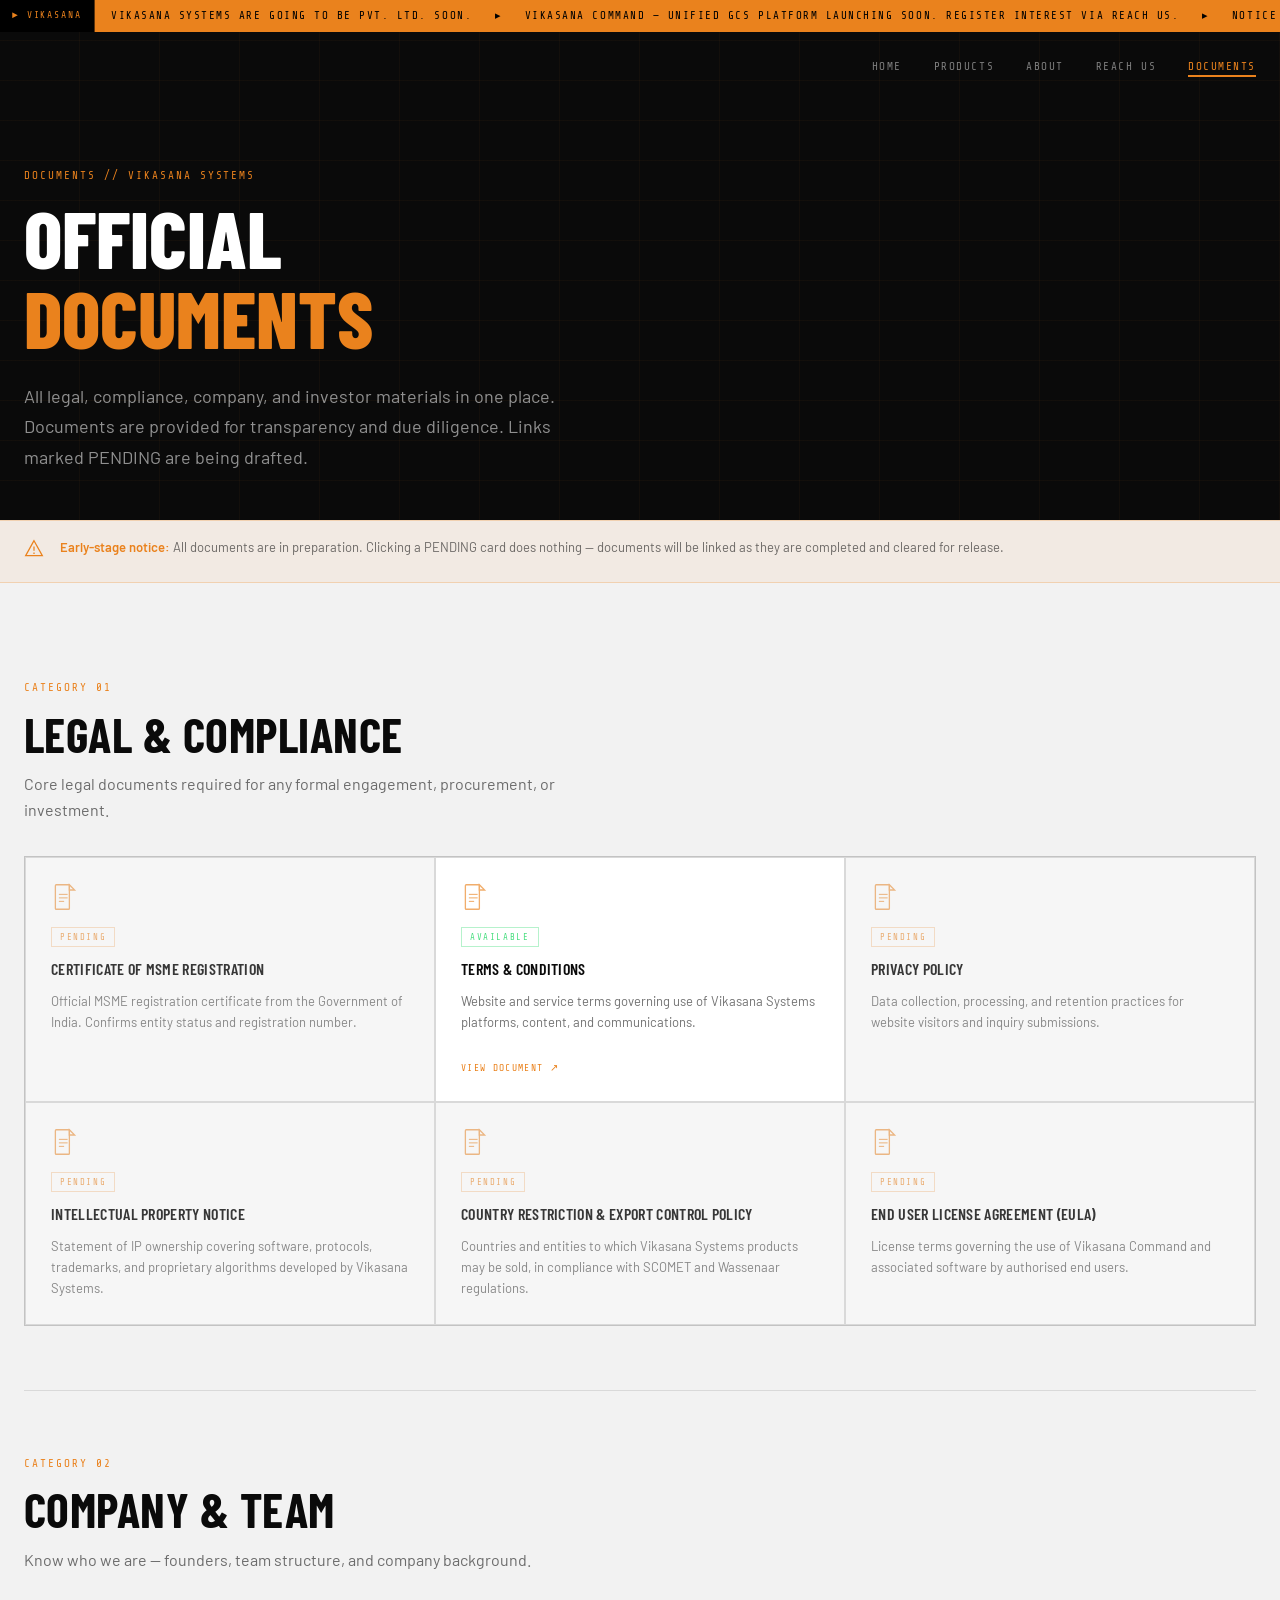
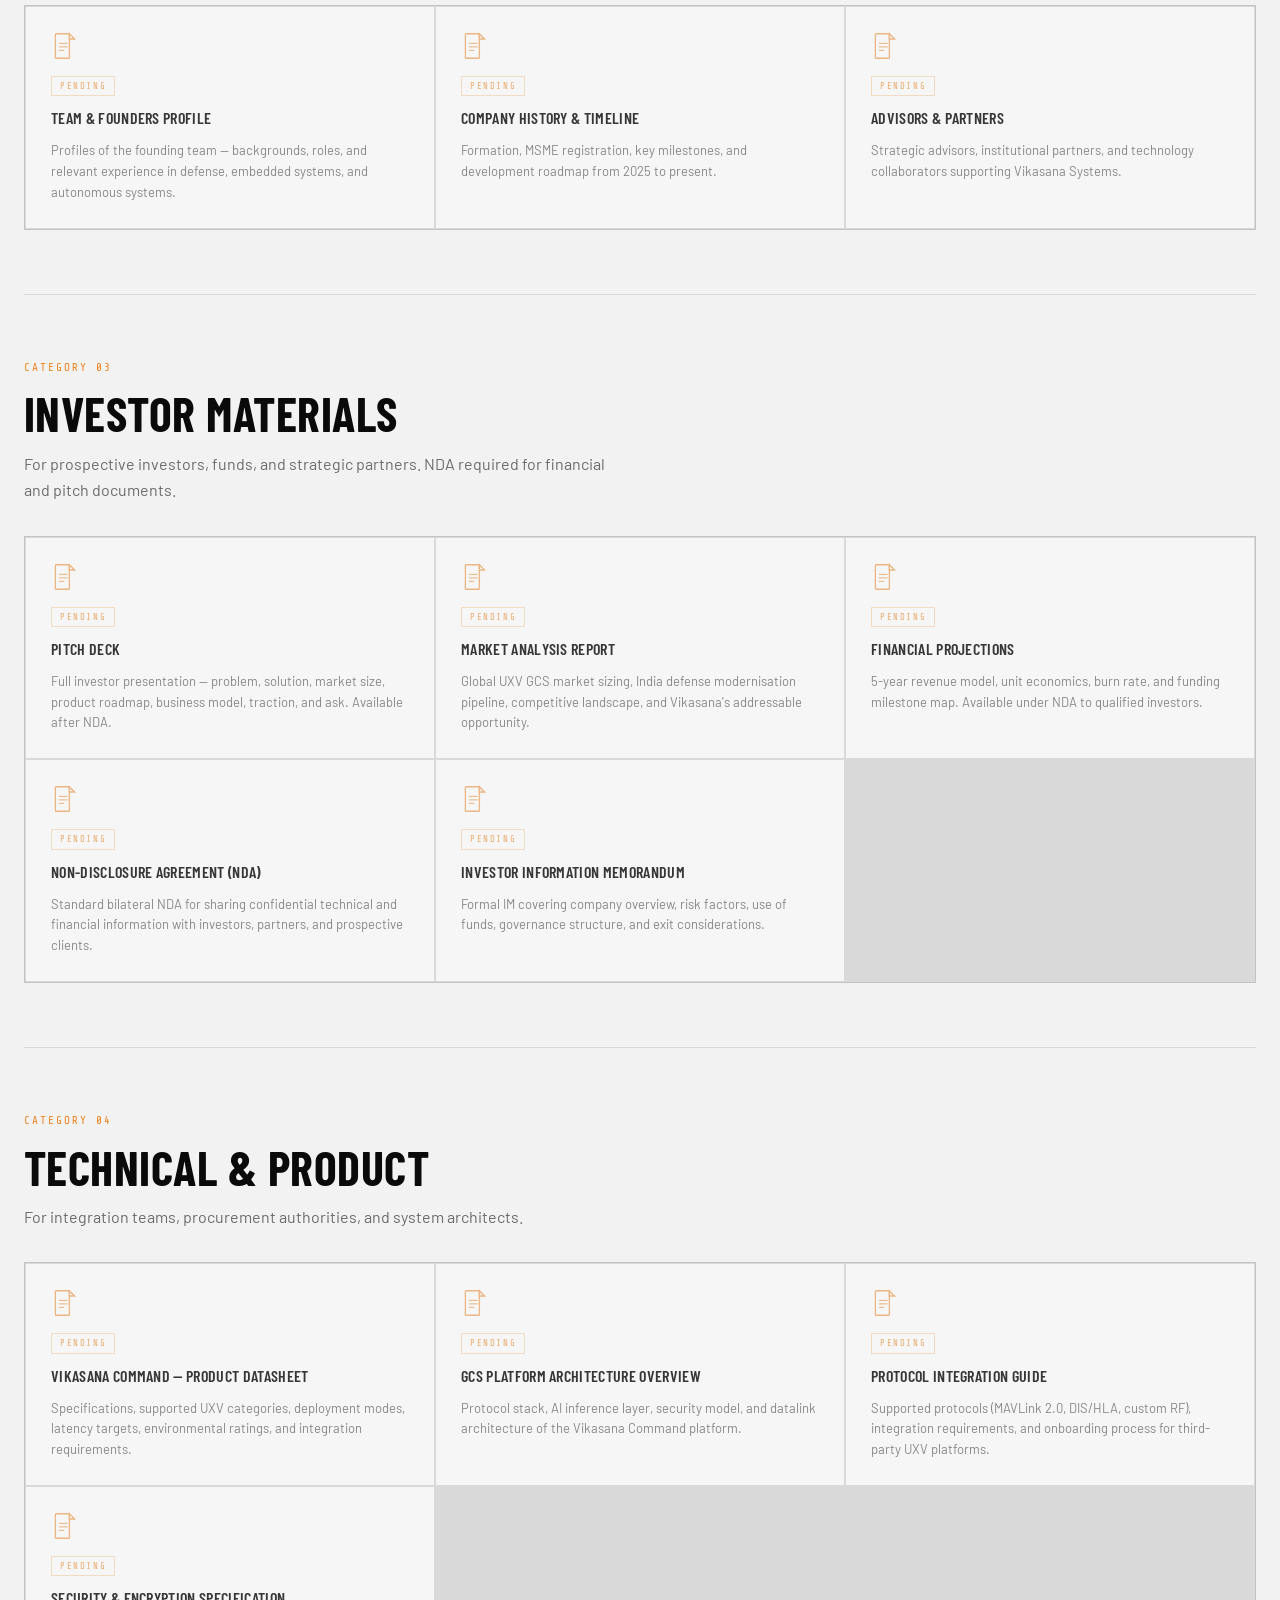
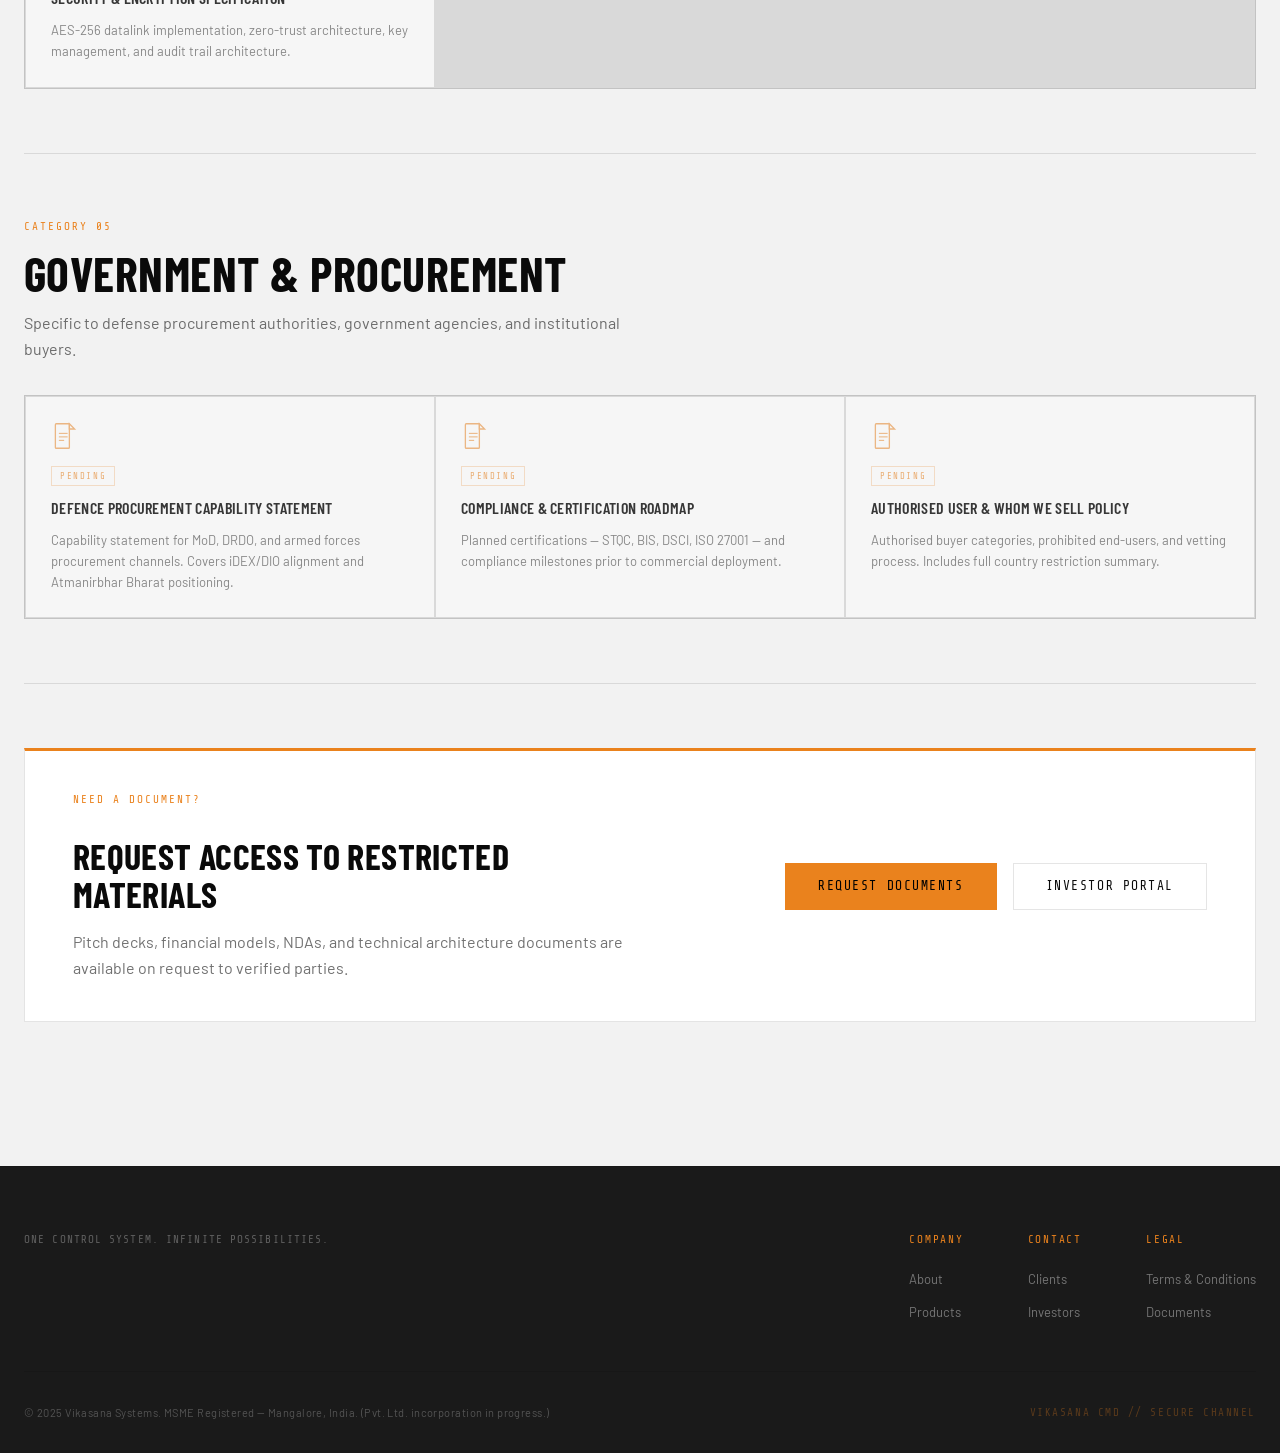
<file: documents.html>
<!DOCTYPE html>
<html lang="en" data-theme="dark">
<head>
  <meta charset="UTF-8" />
  <meta name="viewport" content="width=device-width, initial-scale=1.0" />
  <title>Documents — Vikasana Systems</title>
  <meta name="description" content="Official documents — legal, compliance, company, and investor materials." />
  <link rel="icon" type="image/png" href="assets/primarylogo.png" />
  <link rel="preconnect" href="https://fonts.googleapis.com" />
  <link rel="preconnect" href="https://fonts.gstatic.com" crossorigin />
  <link href="https://fonts.googleapis.com/css2?family=Share+Tech+Mono&family=Barlow:wght@300;400;500;600;700&family=Barlow+Condensed:wght@400;600;700;800&display=swap" rel="stylesheet" />
  <link rel="stylesheet" href="css/reset.css" />
  <link rel="stylesheet" href="css/tokens.css" />
  <link rel="stylesheet" href="css/loader.css" />
  <link rel="stylesheet" href="css/nav.css" />
  <link rel="stylesheet" href="css/hero.css" />
  <link rel="stylesheet" href="css/sections.css" />
  <link rel="stylesheet" href="css/terms.css" />
  <link rel="stylesheet" href="css/footer.css" />
  <link rel="stylesheet" href="css/docs.css" />
</head>
<body class="body--loading has-notif">

  <!-- LOADER -->
  <div id="pageLoader">
    <div class="loader__ping"></div><div class="loader__ping"></div><div class="loader__ping"></div>
    <div class="loader__bracket loader__bracket--tl"></div>
    <div class="loader__bracket loader__bracket--tr"></div>
    <div class="loader__bracket loader__bracket--bl"></div>
    <div class="loader__bracket loader__bracket--br"></div>
    <div class="loader__inner">
      <div class="loader__brand">
        <img class="loader__logo" src="assets/nbg_dark_logo.png" alt="Vikasana Systems" />
        <span class="loader__brand-text">Vikasana Systems</span>
      </div>
      <div class="loader__log" id="loaderLines"></div>
      <div class="loader__progress-wrap">
        <div class="loader__progress-header">
          <span class="loader__progress-label">SYSTEM BOOT</span>
          <span class="loader__pct" id="loaderPct">0%</span>
        </div>
        <div class="loader__bar-track"><div class="loader__bar" id="loaderBar"></div></div>
      </div>
    </div>
  </div>

  <!-- NOTIFICATION BAR -->
  <div id="notifBar">
    <span class="notif-prefix">&#9658; VIKASANA</span>
    <div class="notif-track-wrap"><div id="notifTrack"></div></div>
  </div>

  <nav class="nav" id="nav">
    <div class="nav__inner">
      <a href="index.html" class="nav__brand">
        <img class="nav__logo nav__logo--dark" src="assets/nbg_dark_logo.png" alt="Vikasana Systems" />
      </a>
      <button class="nav__hamburger" id="navToggle" aria-label="Toggle navigation" aria-expanded="false">
        <span></span><span></span><span></span>
      </button>
      <ul class="nav__links" id="navLinks">
        <li><a href="index.html" class="nav__link">HOME</a></li>
        <li><a href="products.html" class="nav__link">PRODUCTS</a></li>
        <li><a href="about.html" class="nav__link">ABOUT</a></li>
        <li><a href="reach.html" class="nav__link">REACH US</a></li>
        <li><a href="documents.html" class="nav__link nav__link--active">DOCUMENTS</a></li>
      </ul>
    </div>
  </nav>

  <section class="page-hero page-hero--short">
    <div class="container">
      <div class="page-hero__content">
        <span class="eyebrow">DOCUMENTS // VIKASANA SYSTEMS</span>
        <h1>Official<br /><span style="color:var(--clr-primary);">Documents</span></h1>
        <p>All legal, compliance, company, and investor materials in one place. Documents are provided for transparency and due diligence. Links marked PENDING are being drafted.</p>
      </div>
    </div>
  </section>

  <!-- NOTICE BANNER -->
  <div class="terms-banner">
    <div class="container">
      <div class="terms-banner__inner">
        <div class="terms-banner__icon">
          <svg viewBox="0 0 24 24" fill="none" width="20" height="20">
            <path d="M12 2L2 20h20L12 2Z" stroke="currentColor" stroke-width="1.5"/>
            <line x1="12" y1="9" x2="12" y2="14" stroke="currentColor" stroke-width="1.5"/>
            <circle cx="12" cy="17" r="0.5" fill="currentColor" stroke="currentColor"/>
          </svg>
        </div>
        <p><strong>Early-stage notice:</strong> All documents are in preparation. Clicking a PENDING card does nothing — documents will be linked as they are completed and cleared for release.</p>
      </div>
    </div>
  </div>

  <!-- PDF ICON SVG (reused across all cards via inline) -->
  <svg style="display:none">
    <symbol id="ico-pdf" viewBox="0 0 32 32" fill="none">
      <rect x="5" y="2" width="16" height="28" rx="1" stroke="currentColor" stroke-width="1.5"/>
      <path d="M21 2l6 6h-6V2Z" stroke="currentColor" stroke-width="1.5" fill="none"/>
      <line x1="9" y1="13" x2="19" y2="13" stroke="currentColor" stroke-width="1.2"/>
      <line x1="9" y1="17" x2="19" y2="17" stroke="currentColor" stroke-width="1.2"/>
      <line x1="9" y1="21" x2="15" y2="21" stroke="currentColor" stroke-width="1.2"/>
    </symbol>
  </svg>

  <section class="section">
    <div class="container">

      <!-- ── CATEGORY 01: LEGAL ── -->
      <div class="docs-category reveal">
        <div class="docs-category__header">
          <span class="eyebrow">CATEGORY 01</span>
          <h2 class="h2">Legal &amp; Compliance</h2>
          <p class="docs-category__sub">Core legal documents required for any formal engagement, procurement, or investment.</p>
        </div>
        <div class="docs-grid">

          <div class="doc-card doc-card--pending">
            <div class="doc-card__icon"><svg><use href="#ico-pdf"/></svg></div>
            <div class="doc-card__body">
              <span class="doc-card__status doc-card__status--pending">PENDING</span>
              <h3 class="doc-card__title">Certificate of MSME Registration</h3>
              <p class="doc-card__desc">Official MSME registration certificate from the Government of India. Confirms entity status and registration number.</p>
            </div>
          </div>

          <div class="doc-card">
            <div class="doc-card__icon"><svg><use href="#ico-pdf"/></svg></div>
            <div class="doc-card__body">
              <span class="doc-card__status doc-card__status--available">AVAILABLE</span>
              <h3 class="doc-card__title">Terms &amp; Conditions</h3>
              <p class="doc-card__desc">Website and service terms governing use of Vikasana Systems platforms, content, and communications.</p>
            </div>
            <a href="terms.html" class="doc-card__open" target="_blank">VIEW DOCUMENT ↗</a>
          </div>

          <div class="doc-card doc-card--pending">
            <div class="doc-card__icon"><svg><use href="#ico-pdf"/></svg></div>
            <div class="doc-card__body">
              <span class="doc-card__status doc-card__status--pending">PENDING</span>
              <h3 class="doc-card__title">Privacy Policy</h3>
              <p class="doc-card__desc">Data collection, processing, and retention practices for website visitors and inquiry submissions.</p>
            </div>
          </div>

          <div class="doc-card doc-card--pending">
            <div class="doc-card__icon"><svg><use href="#ico-pdf"/></svg></div>
            <div class="doc-card__body">
              <span class="doc-card__status doc-card__status--pending">PENDING</span>
              <h3 class="doc-card__title">Intellectual Property Notice</h3>
              <p class="doc-card__desc">Statement of IP ownership covering software, protocols, trademarks, and proprietary algorithms developed by Vikasana Systems.</p>
            </div>
          </div>

          <div class="doc-card doc-card--pending">
            <div class="doc-card__icon"><svg><use href="#ico-pdf"/></svg></div>
            <div class="doc-card__body">
              <span class="doc-card__status doc-card__status--pending">PENDING</span>
              <h3 class="doc-card__title">Country Restriction &amp; Export Control Policy</h3>
              <p class="doc-card__desc">Countries and entities to which Vikasana Systems products may be sold, in compliance with SCOMET and Wassenaar regulations.</p>
            </div>
          </div>

          <div class="doc-card doc-card--pending">
            <div class="doc-card__icon"><svg><use href="#ico-pdf"/></svg></div>
            <div class="doc-card__body">
              <span class="doc-card__status doc-card__status--pending">PENDING</span>
              <h3 class="doc-card__title">End User License Agreement (EULA)</h3>
              <p class="doc-card__desc">License terms governing the use of Vikasana Command and associated software by authorised end users.</p>
            </div>
          </div>

        </div>
      </div>

      <!-- ── CATEGORY 02: COMPANY ── -->
      <div class="docs-category reveal">
        <div class="docs-category__header">
          <span class="eyebrow">CATEGORY 02</span>
          <h2 class="h2">Company &amp; Team</h2>
          <p class="docs-category__sub">Know who we are — founders, team structure, and company background.</p>
        </div>
        <div class="docs-grid">

          <div class="doc-card doc-card--pending">
            <div class="doc-card__icon"><svg><use href="#ico-pdf"/></svg></div>
            <div class="doc-card__body">
              <span class="doc-card__status doc-card__status--pending">PENDING</span>
              <h3 class="doc-card__title">Team &amp; Founders Profile</h3>
              <p class="doc-card__desc">Profiles of the founding team — backgrounds, roles, and relevant experience in defense, embedded systems, and autonomous systems.</p>
            </div>
          </div>

          <div class="doc-card doc-card--pending">
            <div class="doc-card__icon"><svg><use href="#ico-pdf"/></svg></div>
            <div class="doc-card__body">
              <span class="doc-card__status doc-card__status--pending">PENDING</span>
              <h3 class="doc-card__title">Company History &amp; Timeline</h3>
              <p class="doc-card__desc">Formation, MSME registration, key milestones, and development roadmap from 2025 to present.</p>
            </div>
          </div>

          <div class="doc-card doc-card--pending">
            <div class="doc-card__icon"><svg><use href="#ico-pdf"/></svg></div>
            <div class="doc-card__body">
              <span class="doc-card__status doc-card__status--pending">PENDING</span>
              <h3 class="doc-card__title">Advisors &amp; Partners</h3>
              <p class="doc-card__desc">Strategic advisors, institutional partners, and technology collaborators supporting Vikasana Systems.</p>
            </div>
          </div>

        </div>
      </div>

      <!-- ── CATEGORY 03: INVESTOR ── -->
      <div class="docs-category reveal">
        <div class="docs-category__header">
          <span class="eyebrow">CATEGORY 03</span>
          <h2 class="h2">Investor Materials</h2>
          <p class="docs-category__sub">For prospective investors, funds, and strategic partners. NDA required for financial and pitch documents.</p>
        </div>
        <div class="docs-grid">

          <div class="doc-card doc-card--pending">
            <div class="doc-card__icon"><svg><use href="#ico-pdf"/></svg></div>
            <div class="doc-card__body">
              <span class="doc-card__status doc-card__status--pending">PENDING</span>
              <h3 class="doc-card__title">Pitch Deck</h3>
              <p class="doc-card__desc">Full investor presentation — problem, solution, market size, product roadmap, business model, traction, and ask. Available after NDA.</p>
            </div>
          </div>

          <div class="doc-card doc-card--pending">
            <div class="doc-card__icon"><svg><use href="#ico-pdf"/></svg></div>
            <div class="doc-card__body">
              <span class="doc-card__status doc-card__status--pending">PENDING</span>
              <h3 class="doc-card__title">Market Analysis Report</h3>
              <p class="doc-card__desc">Global UXV GCS market sizing, India defense modernisation pipeline, competitive landscape, and Vikasana's addressable opportunity.</p>
            </div>
          </div>

          <div class="doc-card doc-card--pending">
            <div class="doc-card__icon"><svg><use href="#ico-pdf"/></svg></div>
            <div class="doc-card__body">
              <span class="doc-card__status doc-card__status--pending">PENDING</span>
              <h3 class="doc-card__title">Financial Projections</h3>
              <p class="doc-card__desc">5-year revenue model, unit economics, burn rate, and funding milestone map. Available under NDA to qualified investors.</p>
            </div>
          </div>

          <div class="doc-card doc-card--pending">
            <div class="doc-card__icon"><svg><use href="#ico-pdf"/></svg></div>
            <div class="doc-card__body">
              <span class="doc-card__status doc-card__status--pending">PENDING</span>
              <h3 class="doc-card__title">Non-Disclosure Agreement (NDA)</h3>
              <p class="doc-card__desc">Standard bilateral NDA for sharing confidential technical and financial information with investors, partners, and prospective clients.</p>
            </div>
          </div>

          <div class="doc-card doc-card--pending">
            <div class="doc-card__icon"><svg><use href="#ico-pdf"/></svg></div>
            <div class="doc-card__body">
              <span class="doc-card__status doc-card__status--pending">PENDING</span>
              <h3 class="doc-card__title">Investor Information Memorandum</h3>
              <p class="doc-card__desc">Formal IM covering company overview, risk factors, use of funds, governance structure, and exit considerations.</p>
            </div>
          </div>

        </div>
      </div>

      <!-- ── CATEGORY 04: TECHNICAL ── -->
      <div class="docs-category reveal">
        <div class="docs-category__header">
          <span class="eyebrow">CATEGORY 04</span>
          <h2 class="h2">Technical &amp; Product</h2>
          <p class="docs-category__sub">For integration teams, procurement authorities, and system architects.</p>
        </div>
        <div class="docs-grid">

          <div class="doc-card doc-card--pending">
            <div class="doc-card__icon"><svg><use href="#ico-pdf"/></svg></div>
            <div class="doc-card__body">
              <span class="doc-card__status doc-card__status--pending">PENDING</span>
              <h3 class="doc-card__title">Vikasana Command — Product Datasheet</h3>
              <p class="doc-card__desc">Specifications, supported UXV categories, deployment modes, latency targets, environmental ratings, and integration requirements.</p>
            </div>
          </div>

          <div class="doc-card doc-card--pending">
            <div class="doc-card__icon"><svg><use href="#ico-pdf"/></svg></div>
            <div class="doc-card__body">
              <span class="doc-card__status doc-card__status--pending">PENDING</span>
              <h3 class="doc-card__title">GCS Platform Architecture Overview</h3>
              <p class="doc-card__desc">Protocol stack, AI inference layer, security model, and datalink architecture of the Vikasana Command platform.</p>
            </div>
          </div>

          <div class="doc-card doc-card--pending">
            <div class="doc-card__icon"><svg><use href="#ico-pdf"/></svg></div>
            <div class="doc-card__body">
              <span class="doc-card__status doc-card__status--pending">PENDING</span>
              <h3 class="doc-card__title">Protocol Integration Guide</h3>
              <p class="doc-card__desc">Supported protocols (MAVLink 2.0, DIS/HLA, custom RF), integration requirements, and onboarding process for third-party UXV platforms.</p>
            </div>
          </div>

          <div class="doc-card doc-card--pending">
            <div class="doc-card__icon"><svg><use href="#ico-pdf"/></svg></div>
            <div class="doc-card__body">
              <span class="doc-card__status doc-card__status--pending">PENDING</span>
              <h3 class="doc-card__title">Security &amp; Encryption Specification</h3>
              <p class="doc-card__desc">AES-256 datalink implementation, zero-trust architecture, key management, and audit trail architecture.</p>
            </div>
          </div>

        </div>
      </div>

      <!-- ── CATEGORY 05: GOVERNMENT ── -->
      <div class="docs-category reveal">
        <div class="docs-category__header">
          <span class="eyebrow">CATEGORY 05</span>
          <h2 class="h2">Government &amp; Procurement</h2>
          <p class="docs-category__sub">Specific to defense procurement authorities, government agencies, and institutional buyers.</p>
        </div>
        <div class="docs-grid">

          <div class="doc-card doc-card--pending">
            <div class="doc-card__icon"><svg><use href="#ico-pdf"/></svg></div>
            <div class="doc-card__body">
              <span class="doc-card__status doc-card__status--pending">PENDING</span>
              <h3 class="doc-card__title">Defence Procurement Capability Statement</h3>
              <p class="doc-card__desc">Capability statement for MoD, DRDO, and armed forces procurement channels. Covers iDEX/DIO alignment and Atmanirbhar Bharat positioning.</p>
            </div>
          </div>

          <div class="doc-card doc-card--pending">
            <div class="doc-card__icon"><svg><use href="#ico-pdf"/></svg></div>
            <div class="doc-card__body">
              <span class="doc-card__status doc-card__status--pending">PENDING</span>
              <h3 class="doc-card__title">Compliance &amp; Certification Roadmap</h3>
              <p class="doc-card__desc">Planned certifications — STQC, BIS, DSCI, ISO 27001 — and compliance milestones prior to commercial deployment.</p>
            </div>
          </div>

          <div class="doc-card doc-card--pending">
            <div class="doc-card__icon"><svg><use href="#ico-pdf"/></svg></div>
            <div class="doc-card__body">
              <span class="doc-card__status doc-card__status--pending">PENDING</span>
              <h3 class="doc-card__title">Authorised User &amp; Whom We Sell Policy</h3>
              <p class="doc-card__desc">Authorised buyer categories, prohibited end-users, and vetting process. Includes full country restriction summary.</p>
            </div>
          </div>

        </div>
      </div>

      <!-- ── REQUEST CTA ── -->
      <div class="docs-request" style="padding:40px 48px;box-sizing:border-box;">
        <div class="docs-request__inner">
          <div class="docs-request__text">
            <span class="eyebrow">NEED A DOCUMENT?</span>
            <h2 class="h2">Request access to restricted materials</h2>
            <p class="body-l">Pitch decks, financial models, NDAs, and technical architecture documents are available on request to verified parties.</p>
          </div>
          <div class="docs-request__actions">
            <a href="reach.html" class="btn btn--primary">REQUEST DOCUMENTS</a>
            <a href="reach.html" class="btn btn--ghost">INVESTOR PORTAL</a>
          </div>
        </div>
      </div>

    </div>
  </section>

  <footer class="footer">
    <div class="container">
      <div class="footer__top">
        <div class="footer__brand">
          <img class="footer__logo footer__logo--dark" src="assets/nbg_dark_logo.png" alt="Vikasana Systems" />
          <p class="footer__tagline">One Control System. Infinite Possibilities.</p>
        </div>
        <div class="footer__links">
          <div class="footer__col">
            <span class="footer__col-head">COMPANY</span>
            <a href="about.html">About</a>
            <a href="products.html">Products</a>
          </div>
          <div class="footer__col">
            <span class="footer__col-head">CONTACT</span>
            <a href="reach.html">Clients</a>
            <a href="reach.html">Investors</a>
          </div>
          <div class="footer__col">
            <span class="footer__col-head">LEGAL</span>
            <a href="terms.html">Terms &amp; Conditions</a>
            <a href="documents.html">Documents</a>
          </div>
        </div>
      </div>
      <div class="footer__bottom">
        <span class="footer__copy">© 2025 Vikasana Systems. MSME Registered — Mangalore, India. (Pvt. Ltd. incorporation in progress.)</span>
        <span class="footer__mono">VIKASANA CMD // SECURE CHANNEL</span>
      </div>
    </div>
  </footer>

  <script src="js/loader.js"></script>
  <script src="js/notif.js"></script>
  <script src="js/theme.js"></script>
  <script src="js/nav.js"></script>
  <script src="js/scroll.js"></script>
</body>
</html>
</file>
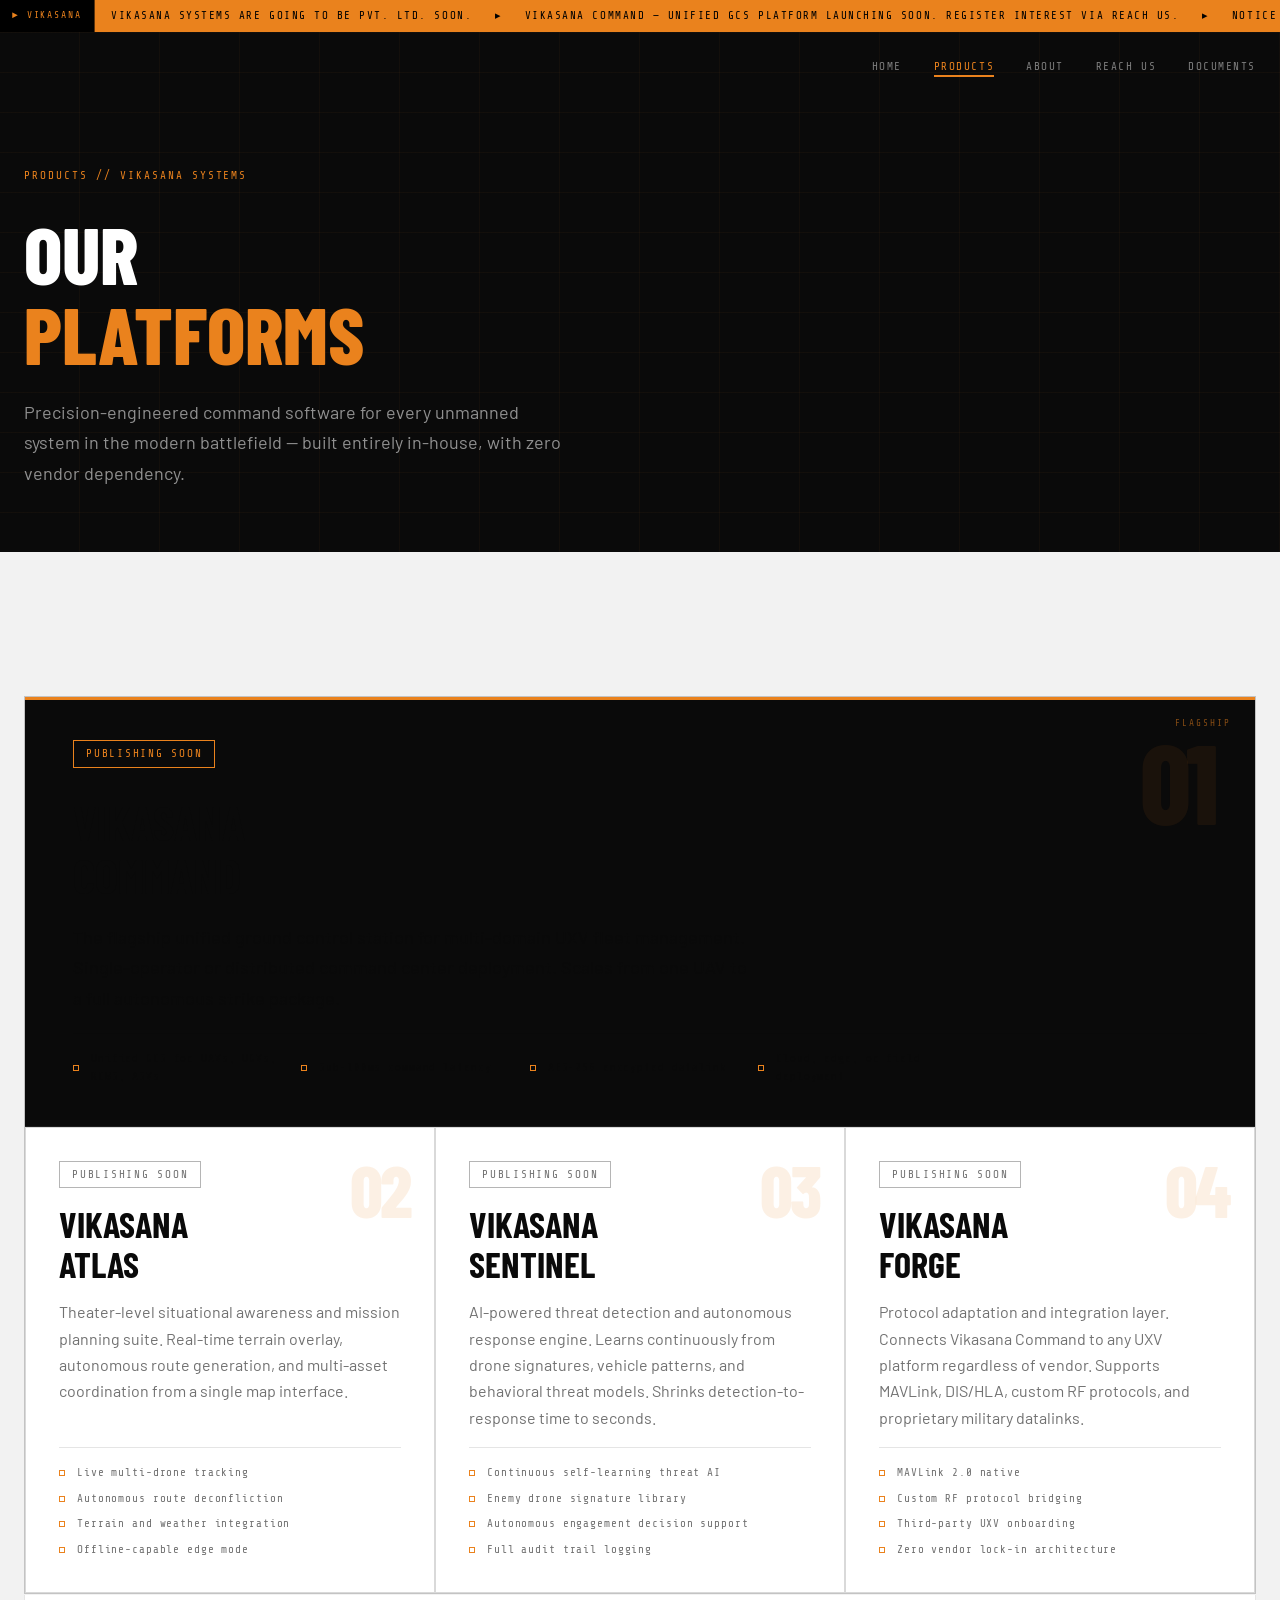
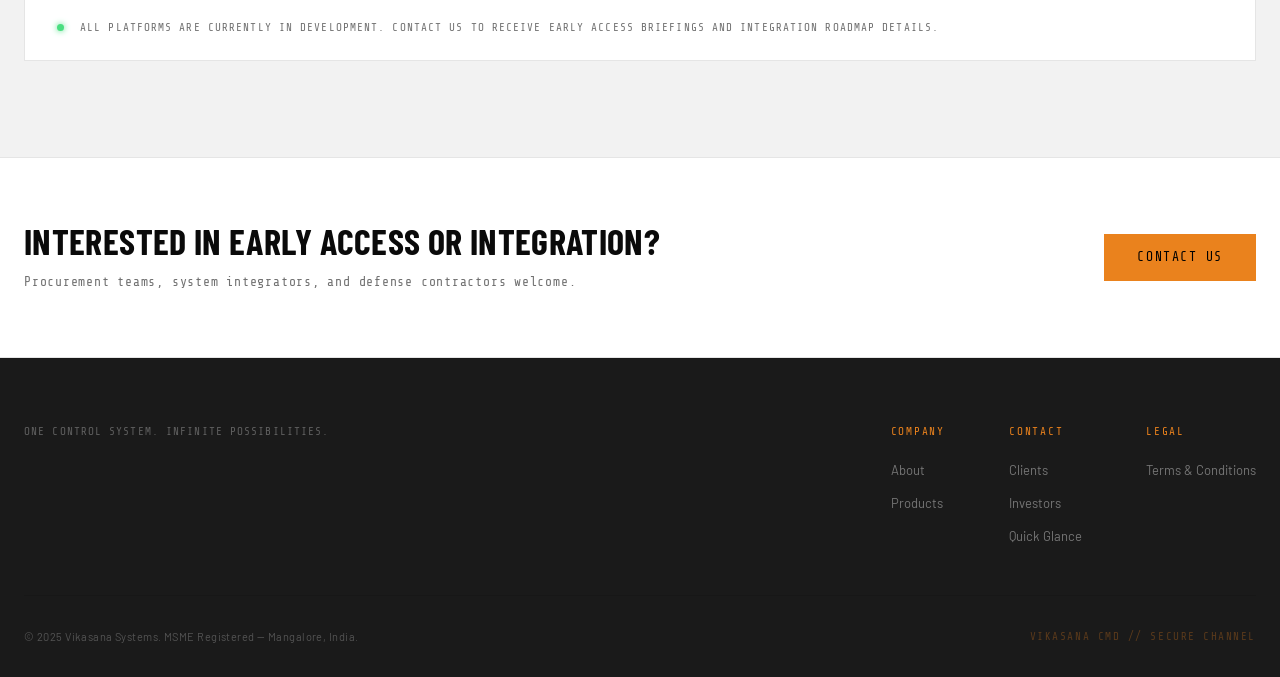
<file: products.html>
<!DOCTYPE html>
<html lang="en" data-theme="dark">
<head>
  <meta charset="UTF-8" />
  <meta name="viewport" content="width=device-width, initial-scale=1.0" />
  <title>Products — Vikasana Systems</title>
  <link rel="icon" type="image/png" href="assets/primarylogo.png" />
  <meta name="description" content="Vikasana Systems product lineup — military-grade GCS command platform for unmanned systems." />
  <link rel="preconnect" href="https://fonts.googleapis.com" />
  <link rel="preconnect" href="https://fonts.gstatic.com" crossorigin />
  <link href="https://fonts.googleapis.com/css2?family=Share+Tech+Mono&family=Barlow:wght@300;400;500;600;700&family=Barlow+Condensed:wght@400;600;700;800&display=swap" rel="stylesheet" />
  <link rel="stylesheet" href="css/reset.css" />
  <link rel="stylesheet" href="css/tokens.css" />
  <link rel="stylesheet" href="css/loader.css" />
  <link rel="stylesheet" href="css/nav.css" />
  <link rel="stylesheet" href="css/hero.css" />
  <link rel="stylesheet" href="css/sections.css" />
  <link rel="stylesheet" href="css/footer.css" />
</head>
<body class="body--loading has-notif">

  <!-- LOADING SCREEN -->
  <div id="pageLoader">
    <div class="loader__ping"></div>
    <div class="loader__ping"></div>
    <div class="loader__ping"></div>
    <div class="loader__bracket loader__bracket--tl"></div>
    <div class="loader__bracket loader__bracket--tr"></div>
    <div class="loader__bracket loader__bracket--bl"></div>
    <div class="loader__bracket loader__bracket--br"></div>
    <div class="loader__inner">
      <div class="loader__brand">
        <img class="loader__logo" src="assets/nbg_dark_logo.png" alt="Vikasana Systems" />
        <span class="loader__brand-text">Vikasana Systems</span>
      </div>
      <div class="loader__log" id="loaderLines"></div>
      <div class="loader__progress-wrap">
        <div class="loader__progress-header">
          <span class="loader__progress-label">SYSTEM BOOT</span>
          <span class="loader__pct" id="loaderPct">0%</span>
        </div>
        <div class="loader__bar-track">
          <div class="loader__bar" id="loaderBar"></div>
        </div>
      </div>
    </div>
  </div>

  <!-- NOTIFICATION TICKER -->
  <div id="notifBar">
    <span class="notif-prefix">&#9658; VIKASANA</span>
    <div class="notif-track-wrap">
      <div id="notifTrack"></div>
    </div>
  </div>
  <nav class="nav" id="nav">
    <div class="nav__inner">
      <a href="index.html" class="nav__brand">
        <img class="nav__logo nav__logo--dark" src="assets/nbg_dark_logo.png" alt="Vikasana Systems" />
        <img class="nav__logo nav__logo--light" src="assets/nbg_light_logo.png" alt="Vikasana Systems" />
      </a>
      <button class="nav__hamburger" id="navToggle" aria-label="Toggle navigation" aria-expanded="false">
        <span></span><span></span><span></span>
      </button>
      <ul class="nav__links" id="navLinks">
        <li><a href="index.html" class="nav__link">HOME</a></li>
        <li><a href="products.html" class="nav__link nav__link--active">PRODUCTS</a></li>
        <li><a href="about.html" class="nav__link">ABOUT</a></li>
        <li><a href="reach.html" class="nav__link">REACH US</a></li>
        <li><a href="documents.html" class="nav__link">DOCUMENTS</a></li>
      </ul>
    </div>
  </nav>

  <!-- PAGE HERO with tablet model right side -->
  <section class="page-hero">
    <div class="container">
      <div class="page-hero__content">
        <div class="page-hero__eyebrow">
          <span class="eyebrow">PRODUCTS // VIKASANA SYSTEMS</span>
        </div>
        <h1>Our<br /><span style="color: var(--clr-primary);">Platforms</span></h1>
        <p>Precision-engineered command software for every unmanned system in the modern battlefield — built entirely in-house, with zero vendor dependency.</p>
      </div>
    </div>
  </section>

  <!-- PRODUCT GRID -->
  <section class="section">
    <div class="container">
      <div class="product-grid">

        <!-- VIKASANA COMMAND -->
        <div class="product-card product-card--featured reveal" style="padding:40px 48px;box-sizing:border-box;">
          <span class="product-card__num">01</span>
          <div class="product-card__badge">PUBLISHING SOON</div>
          <h3>Vikasana<br />Command</h3>
          <p>The flagship unified ground control station for multi-domain UXV fleet management. Single-operator or distributed command center deployment. Scales from one UAV to a full autonomous strike package.</p>
          <div class="product-card__specs">
            <div class="product-card__spec">Unified GCS for UAVs, UGVs, RCWS, ASVs</div>
            <div class="product-card__spec">Sub-100ms command latency</div>
            <div class="product-card__spec">AES-256 encrypted datalink</div>
            <div class="product-card__spec">Cloud, edge, or field deployment</div>
          </div>
        </div>

        <!-- VIKASANA ATLAS -->
        <div class="product-card product-card--coming reveal" style="padding:32px;box-sizing:border-box;">
          <span class="product-card__num">02</span>
          <div class="product-card__badge product-card__badge--soon">PUBLISHING SOON</div>
          <h3>Vikasana<br />Atlas</h3>
          <p>Theater-level situational awareness and mission planning suite. Real-time terrain overlay, autonomous route generation, and multi-asset coordination from a single map interface.</p>
          <div class="product-card__specs">
            <div class="product-card__spec">Live multi-drone tracking</div>
            <div class="product-card__spec">Autonomous route deconfliction</div>
            <div class="product-card__spec">Terrain and weather integration</div>
            <div class="product-card__spec">Offline-capable edge mode</div>
          </div>
        </div>

        <!-- VIKASANA SENTINEL -->
        <div class="product-card product-card--coming reveal" style="padding:32px;box-sizing:border-box;">
          <span class="product-card__num">03</span>
          <div class="product-card__badge product-card__badge--soon">PUBLISHING SOON</div>
          <h3>Vikasana<br />Sentinel</h3>
          <p>AI-powered threat detection and autonomous response engine. Learns continuously from drone signatures, vehicle patterns, and behavioral threat models. Shrinks detection-to-response time to seconds.</p>
          <div class="product-card__specs">
            <div class="product-card__spec">Continuous self-learning threat AI</div>
            <div class="product-card__spec">Enemy drone signature library</div>
            <div class="product-card__spec">Autonomous engagement decision support</div>
            <div class="product-card__spec">Full audit trail logging</div>
          </div>
        </div>

        <!-- VIKASANA FORGE -->
        <div class="product-card product-card--coming reveal" style="padding:32px;box-sizing:border-box;">
          <span class="product-card__num">04</span>
          <div class="product-card__badge product-card__badge--soon">PUBLISHING SOON</div>
          <h3>Vikasana<br />Forge</h3>
          <p>Protocol adaptation and integration layer. Connects Vikasana Command to any UXV platform regardless of vendor. Supports MAVLink, DIS/HLA, custom RF protocols, and proprietary military datalinks.</p>
          <div class="product-card__specs">
            <div class="product-card__spec">MAVLink 2.0 native</div>
            <div class="product-card__spec">Custom RF protocol bridging</div>
            <div class="product-card__spec">Third-party UXV onboarding</div>
            <div class="product-card__spec">Zero vendor lock-in architecture</div>
          </div>
        </div>

      </div>

      <!-- NOTICE BAND -->
      <div style="
        margin-top: 1px;
        background-color: var(--clr-bg-card);
        border: 1px solid var(--clr-border);
        border-top: none;
        padding: var(--sp-6) var(--sp-8);
        display: flex;
        align-items: center;
        gap: var(--sp-4);
      ">
        <span class="hero__dot"></span>
        <p style="font-family: var(--font-mono); font-size: var(--text-xs); letter-spacing: 0.1em; color: var(--clr-text-muted); text-transform: uppercase;">
          All platforms are currently in development. Contact us to receive early access briefings and integration roadmap details.
        </p>
      </div>
    </div>
  </section>
  <!-- CTA -->
  <section class="ctaband section">
    <div class="container">
      <div class="ctaband__inner">
        <div class="ctaband__text">
          <h2 class="h2">Interested in early access or integration?</h2>
          <p>Procurement teams, system integrators, and defense contractors welcome.</p>
        </div>
        <div class="ctaband__actions">
          <a href="reach.html" class="btn btn--primary">CONTACT US</a>
        </div>
      </div>
    </div>
  </section>

  <footer class="footer">
    <div class="container">
      <div class="footer__top">
        <div class="footer__brand">
          <img class="footer__logo footer__logo--dark" src="assets/nbg_dark_logo.png" alt="Vikasana Systems" />
          <img class="footer__logo footer__logo--light" src="assets/nbg_light_logo.png" alt="Vikasana Systems" />
          <p class="footer__tagline">One Control System. Infinite Possibilities.</p>
        </div>
        <div class="footer__links">
          <div class="footer__col">
            <span class="footer__col-head">COMPANY</span>
            <a href="about.html">About</a>
            <a href="products.html">Products</a>
          </div>
          <div class="footer__col">
            <span class="footer__col-head">CONTACT</span>
            <a href="reach.html">Clients</a>
            <a href="reach.html">Investors</a>
            <a href="reach.html">Quick Glance</a>
          </div>
          <div class="footer__col">
            <span class="footer__col-head">LEGAL</span>
            <a href="terms.html">Terms &amp; Conditions</a>
          </div>
        </div>
      </div>
      <div class="footer__bottom">
        <span class="footer__copy">© 2025 Vikasana Systems. MSME Registered — Mangalore, India.</span>
        <span class="footer__mono">VIKASANA CMD // SECURE CHANNEL</span>
      </div>
    </div>
  </footer>

  <script src="js/loader.js"></script>
  <script src="js/notif.js"></script>
  <script src="js/theme.js"></script>
  <script src="js/nav.js"></script>
  <script src="js/scroll.js"></script>
</body>
</html>
</file>
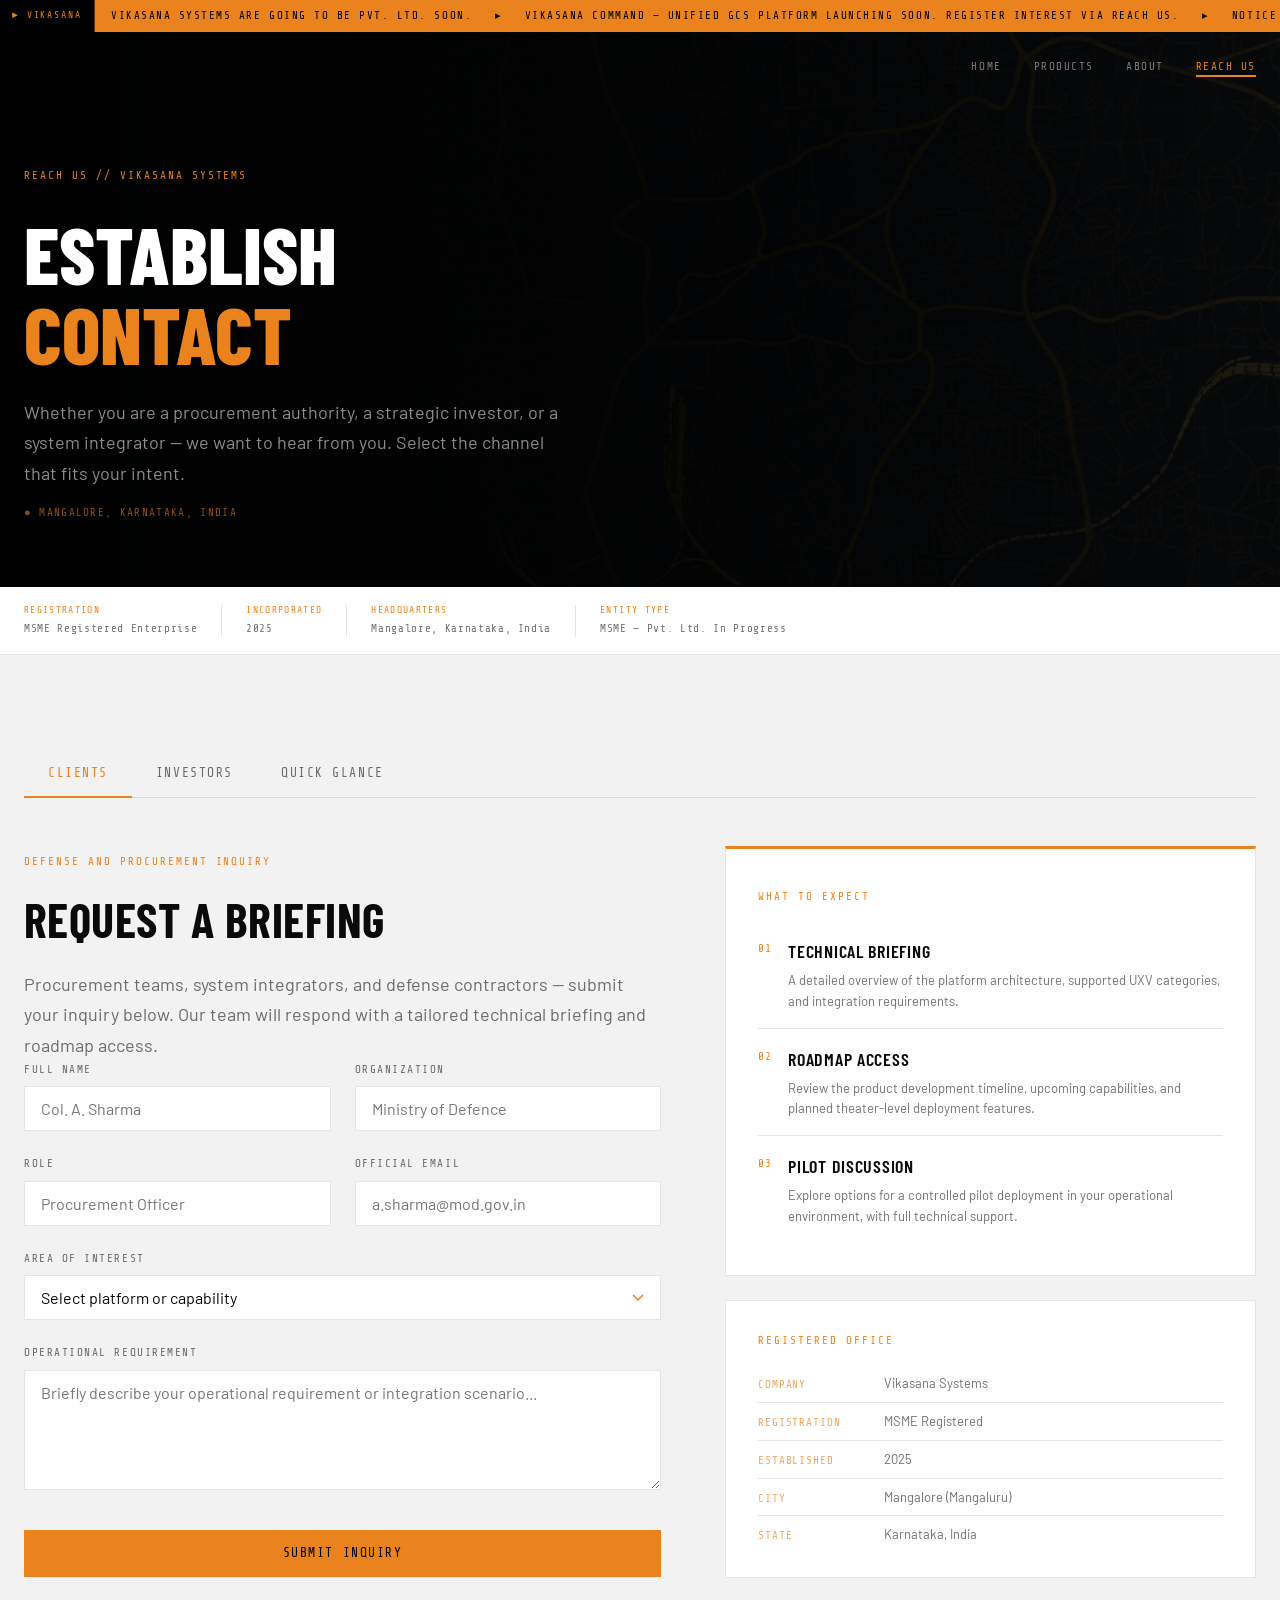
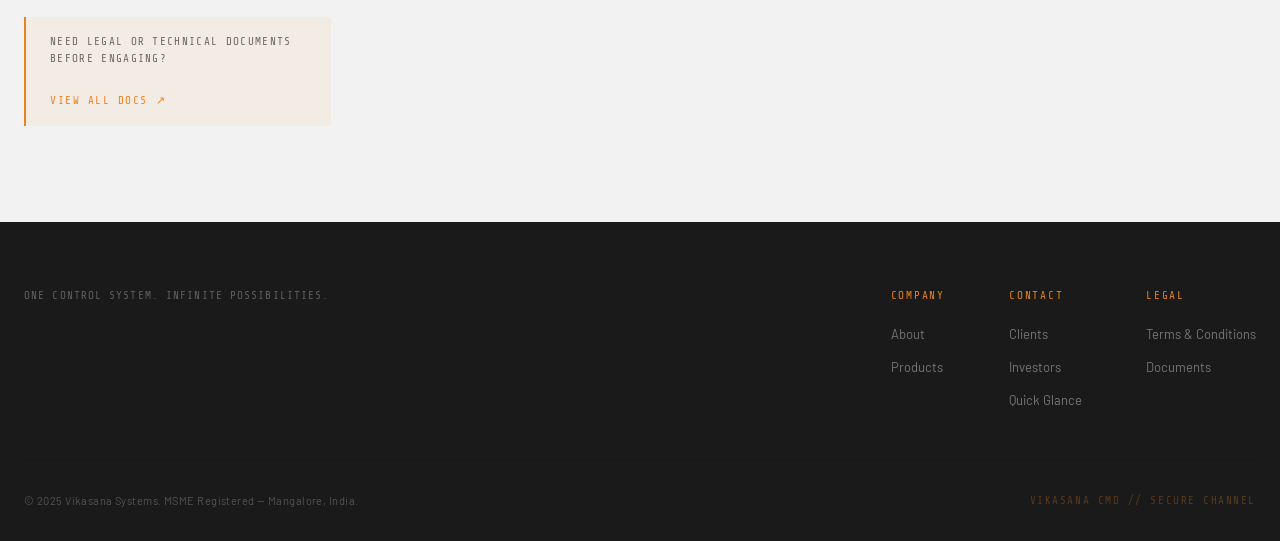
<file: reach.html>
<!DOCTYPE html>
<html lang="en" data-theme="dark">
<head>
  <meta charset="UTF-8" />
  <meta name="viewport" content="width=device-width, initial-scale=1.0" />
  <title>Reach Us — Vikasana Systems</title>
  <link rel="icon" type="image/png" href="assets/primarylogo.png" />
  <meta name="description" content="Contact Vikasana Systems — clients, investors, and quick glance information. MSME registered company, Mangalore, India." />
  <link rel="preconnect" href="https://fonts.googleapis.com" />
  <link rel="preconnect" href="https://fonts.gstatic.com" crossorigin />
  <link href="https://fonts.googleapis.com/css2?family=Share+Tech+Mono&family=Barlow:wght@300;400;500;600;700&family=Barlow+Condensed:wght@400;600;700;800&display=swap" rel="stylesheet" />
  <link rel="stylesheet" href="css/reset.css" />
  <link rel="stylesheet" href="css/tokens.css" />
  <link rel="stylesheet" href="css/loader.css" />
  <link rel="stylesheet" href="css/nav.css" />
  <link rel="stylesheet" href="css/hero.css" />
  <link rel="stylesheet" href="css/sections.css" />
  <link rel="stylesheet" href="css/terms.css" />
  <link rel="stylesheet" href="css/footer.css" />
</head>
<body class="body--loading has-notif">

  <!-- LOADING SCREEN -->
  <div id="pageLoader">
    <div class="loader__ping"></div>
    <div class="loader__ping"></div>
    <div class="loader__ping"></div>
    <div class="loader__bracket loader__bracket--tl"></div>
    <div class="loader__bracket loader__bracket--tr"></div>
    <div class="loader__bracket loader__bracket--bl"></div>
    <div class="loader__bracket loader__bracket--br"></div>
    <div class="loader__inner">
      <div class="loader__brand">
        <img class="loader__logo" src="assets/nbg_dark_logo.png" alt="Vikasana Systems" />
        <span class="loader__brand-text">Vikasana Systems</span>
      </div>
      <div class="loader__log" id="loaderLines"></div>
      <div class="loader__progress-wrap">
        <div class="loader__progress-header">
          <span class="loader__progress-label">SYSTEM BOOT</span>
          <span class="loader__pct" id="loaderPct">0%</span>
        </div>
        <div class="loader__bar-track">
          <div class="loader__bar" id="loaderBar"></div>
        </div>
      </div>
    </div>
  </div>

  <!-- NOTIFICATION TICKER -->
  <div id="notifBar">
    <span class="notif-prefix">&#9658; VIKASANA</span>
    <div class="notif-track-wrap">
      <div id="notifTrack"></div>
    </div>
  </div>
  <nav class="nav" id="nav">
    <div class="nav__inner">
      <a href="index.html" class="nav__brand">
        <img class="nav__logo nav__logo--dark" src="assets/nbg_dark_logo.png" alt="Vikasana Systems" />
        <img class="nav__logo nav__logo--light" src="assets/nbg_light_logo.png" alt="Vikasana Systems" />
      </a>
      <button class="nav__hamburger" id="navToggle" aria-label="Toggle navigation" aria-expanded="false">
        <span></span><span></span><span></span>
      </button>
      <ul class="nav__links" id="navLinks">
        <li><a href="index.html" class="nav__link">HOME</a></li>
        <li><a href="products.html" class="nav__link">PRODUCTS</a></li>
        <li><a href="about.html" class="nav__link">ABOUT</a></li>
        <li><a href="reach.html" class="nav__link nav__link--active">REACH US</a></li>
      </ul>
    </div>
  </nav>

  <section class="page-hero reach-hero" style="position:relative;overflow:hidden;">
    <div style="position:absolute;inset:0;background-image:url(assets/mangaluru-map.png);background-size:cover;background-position:center;opacity:0.18;z-index:0;"></div>
    <div style="position:absolute;inset:0;background:linear-gradient(to right,rgba(0,0,0,0.98) 0%,rgba(0,0,0,0.85) 40%,rgba(0,0,0,0.60) 70%,rgba(0,0,0,0.30) 100%);z-index:1;pointer-events:none;"></div>
    <div class="container">
      <div class="page-hero__content">
        <div class="page-hero__eyebrow">
          <span class="eyebrow">REACH US // VIKASANA SYSTEMS</span>
        </div>
        <h1>Establish<br /><span style="color: var(--clr-primary);">Contact</span></h1>
        <p>Whether you are a procurement authority, a strategic investor, or a system integrator — we want to hear from you. Select the channel that fits your intent.</p>
        <p style="font-family:var(--font-mono);font-size:var(--text-xs);letter-spacing:0.12em;color:rgba(234,130,29,0.6);text-transform:uppercase;margin-top:var(--sp-4);">&#9679; Mangalore, Karnataka, India</p>
      </div>
    </div>
  </section>

  <!-- COMPANY IDENTITY BAND -->
  <div class="reach-identity">
    <div class="container">
      <div class="reach-identity__inner">
        <div class="reach-identity__item">
          <span class="reach-identity__label">REGISTRATION</span>
          <span class="reach-identity__value">MSME Registered Enterprise</span>
        </div>
        <div class="reach-identity__divider"></div>
        <div class="reach-identity__item">
          <span class="reach-identity__label">INCORPORATED</span>
          <span class="reach-identity__value">2025</span>
        </div>
        <div class="reach-identity__divider"></div>
        <div class="reach-identity__item">
          <span class="reach-identity__label">HEADQUARTERS</span>
          <span class="reach-identity__value">Mangalore, Karnataka, India</span>
        </div>
        <div class="reach-identity__divider"></div>
        <div class="reach-identity__item">
          <span class="reach-identity__label">ENTITY TYPE</span>
          <span class="reach-identity__value">MSME — Pvt. Ltd. In Progress</span>
        </div>
      </div>
    </div>
  </div>

  <!-- TABS -->
  <section class="section">
    <div class="container">
      <div class="reach-tabs" role="tablist">
        <button class="reach-tab is-active" role="tab" aria-selected="true" data-tab="clients">CLIENTS</button>
        <button class="reach-tab" role="tab" aria-selected="false" data-tab="investors">INVESTORS</button>
        <button class="reach-tab" role="tab" aria-selected="false" data-tab="glance">QUICK GLANCE</button>
      </div>

      <!-- CLIENTS PANEL -->
      <div class="reach-panel is-active" id="panel-clients" role="tabpanel">
        <div class="reach-split">
          <div>
            <span class="eyebrow" style="margin-bottom: var(--sp-6); display: inline-block;">DEFENSE AND PROCUREMENT INQUIRY</span>
            <h2 class="h2" style="margin-bottom: var(--sp-6);">Request a briefing</h2>
            <p class="body-l" style="margin-bottom: var(--sp-10);">
              Procurement teams, system integrators, and defense contractors — submit your inquiry below. Our team will respond with a tailored technical briefing and roadmap access.
            </p>
            <form class="reach-form" id="clientForm">
              <div class="reach-form__group">
                <label for="c-name">Full Name</label>
                <input type="text" id="c-name" name="name" placeholder="Col. A. Sharma" autocomplete="name" />
              </div>
              <div class="reach-form__group">
                <label for="c-org">Organization</label>
                <input type="text" id="c-org" name="org" placeholder="Ministry of Defence" />
              </div>
              <div class="reach-form__group">
                <label for="c-role">Role</label>
                <input type="text" id="c-role" name="role" placeholder="Procurement Officer" />
              </div>
              <div class="reach-form__group">
                <label for="c-email">Official Email</label>
                <input type="email" id="c-email" name="email" placeholder="a.sharma@mod.gov.in" autocomplete="email" />
              </div>
              <div class="reach-form__group reach-form__group--full">
                <label for="c-interest">Area of Interest</label>
                <select id="c-interest" name="interest">
                  <option value="" disabled selected>Select platform or capability</option>
                  <option>Vikasana Command — Unified GCS</option>
                  <option>Vikasana Atlas — Mission Planning</option>
                  <option>Vikasana Sentinel — Threat AI</option>
                  <option>Vikasana Forge — Protocol Integration</option>
                  <option>Full Platform Suite</option>
                </select>
              </div>
              <div class="reach-form__group reach-form__group--full">
                <label for="c-msg">Operational Requirement</label>
                <textarea id="c-msg" name="message" placeholder="Briefly describe your operational requirement or integration scenario..."></textarea>
              </div>
              <div class="reach-form__group reach-form__group--full reach-form__submit">
                <button type="submit" class="btn btn--primary">SUBMIT INQUIRY</button>
              </div>
        <!-- Documents quick link -->
        <div style="margin-top:var(--sp-4);padding:var(--sp-4) var(--sp-6);background:rgba(234,130,29,0.06);border-left:2px solid var(--clr-primary);display:flex;align-items:center;justify-content:space-between;gap:var(--sp-6);flex-wrap:wrap;">
          <span style="font-family:var(--font-mono);font-size:var(--text-xs);letter-spacing:0.12em;text-transform:uppercase;color:var(--clr-text-muted);">Need legal or technical documents before engaging?</span>
          <a href="documents.html" style="font-family:var(--font-mono);font-size:var(--text-xs);letter-spacing:0.14em;text-transform:uppercase;color:var(--clr-primary);white-space:nowrap;">VIEW ALL DOCS &#8599;</a>
        </div>
            </form>
          </div>

          <div>
            <div class="reach-info-card">
              <span class="eyebrow" style="margin-bottom: var(--sp-4); display: inline-block;">WHAT TO EXPECT</span>
              <div class="about__pillar">
                <span class="about__pillar-num">01</span>
                <div class="about__pillar-text">
                  <h4>Technical Briefing</h4>
                  <p>A detailed overview of the platform architecture, supported UXV categories, and integration requirements.</p>
                </div>
              </div>
              <div class="about__pillar">
                <span class="about__pillar-num">02</span>
                <div class="about__pillar-text">
                  <h4>Roadmap Access</h4>
                  <p>Review the product development timeline, upcoming capabilities, and planned theater-level deployment features.</p>
                </div>
              </div>
              <div class="about__pillar">
                <span class="about__pillar-num">03</span>
                <div class="about__pillar-text">
                  <h4>Pilot Discussion</h4>
                  <p>Explore options for a controlled pilot deployment in your operational environment, with full technical support.</p>
                </div>
              </div>
            </div>

            <!-- COMPANY ADDRESS CARD -->
            <div class="reach-address-card">
              <span class="eyebrow" style="margin-bottom: var(--sp-4); display: inline-block;">REGISTERED OFFICE</span>
              <div class="reach-address__grid">
                <div class="reach-address__row">
                  <span class="reach-address__key">Company</span>
                  <span class="reach-address__val">Vikasana Systems</span>
                </div>
                <div class="reach-address__row">
                  <span class="reach-address__key">Registration</span>
                  <span class="reach-address__val">MSME Registered</span>
                </div>
                <div class="reach-address__row">
                  <span class="reach-address__key">Established</span>
                  <span class="reach-address__val">2025</span>
                </div>
                <div class="reach-address__row">
                  <span class="reach-address__key">City</span>
                  <span class="reach-address__val">Mangalore (Mangaluru)</span>
                </div>
                <div class="reach-address__row">
                  <span class="reach-address__key">State</span>
                  <span class="reach-address__val">Karnataka, India</span>
                </div>
              </div>
            </div>
          </div>
        </div>
      </div>

      <!-- INVESTORS PANEL -->
      <div class="reach-panel" id="panel-investors" role="tabpanel">
        <div class="reach-split">
          <div>
            <span class="eyebrow" style="margin-bottom: var(--sp-6); display: inline-block;">INVESTOR RELATIONS</span>
            <h2 class="h2" style="margin-bottom: var(--sp-6);">Partner with us</h2>
            <p class="body-l" style="margin-bottom: var(--sp-10);">
              We are building India's most consequential defense software company. If you are a strategic investor, defense-focused fund, or institutional partner — reach out for our investor briefing package.
            </p>
            <form class="reach-form" id="investorForm">
              <div class="reach-form__group">
                <label for="i-name">Full Name</label>
                <input type="text" id="i-name" name="name" placeholder="Arjun Mehta" autocomplete="name" />
              </div>
              <div class="reach-form__group">
                <label for="i-fund">Fund / Firm</label>
                <input type="text" id="i-fund" name="fund" placeholder="Bharat Capital Partners" />
              </div>
              <div class="reach-form__group">
                <label for="i-email">Email</label>
                <input type="email" id="i-email" name="email" placeholder="arjun@bharatcapital.in" autocomplete="email" />
              </div>
              <div class="reach-form__group">
                <label for="i-stage">Investment Stage Focus</label>
                <select id="i-stage" name="stage">
                  <option value="" disabled selected>Select stage</option>
                  <option>Pre-Seed</option>
                  <option>Seed</option>
                  <option>Series A</option>
                  <option>Series B+</option>
                  <option>Strategic / Corporate</option>
                  <option>Government / Defence Fund</option>
                </select>
              </div>
              <div class="reach-form__group reach-form__group--full">
                <label for="i-msg">Investment Thesis or Question</label>
                <textarea id="i-msg" name="message" placeholder="Describe your interest or ask a specific question about our market position, IP, or growth strategy..."></textarea>
              </div>
              <div class="reach-form__group reach-form__group--full reach-form__submit">
                <button type="submit" class="btn btn--primary">REQUEST PACKAGE</button>
              </div>
        <!-- Documents quick link -->
        <div style="margin-top:var(--sp-4);padding:var(--sp-4) var(--sp-6);background:rgba(234,130,29,0.06);border-left:2px solid var(--clr-primary);display:flex;align-items:center;justify-content:space-between;gap:var(--sp-6);flex-wrap:wrap;">
          <span style="font-family:var(--font-mono);font-size:var(--text-xs);letter-spacing:0.12em;text-transform:uppercase;color:var(--clr-text-muted);">Need legal or technical documents before engaging?</span>
          <a href="documents.html" style="font-family:var(--font-mono);font-size:var(--text-xs);letter-spacing:0.14em;text-transform:uppercase;color:var(--clr-primary);white-space:nowrap;">VIEW ALL DOCS &#8599;</a>
        </div>
            </form>
          </div>

          <div>
            <div class="reach-info-card">
              <span class="eyebrow" style="margin-bottom: var(--sp-4); display: inline-block;">INVESTOR BRIEFING INCLUDES</span>
              <div class="about__pillar">
                <span class="about__pillar-num">01</span>
                <div class="about__pillar-text">
                  <h4>Market Opportunity</h4>
                  <p>India's defense modernization pipeline, the global UXV GCS market, and Vikasana's positioning within it.</p>
                </div>
              </div>
              <div class="about__pillar">
                <span class="about__pillar-num">02</span>
                <div class="about__pillar-text">
                  <h4>IP and Technical Moat</h4>
                  <p>Full vertical stack ownership, protocol IP, AI model library, and integration layer — a defensible technical foundation.</p>
                </div>
              </div>
              <div class="about__pillar">
                <span class="about__pillar-num">03</span>
                <div class="about__pillar-text">
                  <h4>Traction and Roadmap</h4>
                  <p>Current development milestones, partnership pipeline, and the path to production-grade deployment with defense clients.</p>
                </div>
              </div>
            </div>

            <div class="reach-address-card">
              <span class="eyebrow" style="margin-bottom: var(--sp-4); display: inline-block;">COMPANY DETAILS</span>
              <div class="reach-address__grid">
                <div class="reach-address__row">
                  <span class="reach-address__key">Entity</span>
                  <span class="reach-address__val">Vikasana Systems</span>
                </div>
                <div class="reach-address__row">
                  <span class="reach-address__key">Stage</span>
                  <span class="reach-address__val">Early Stage — Active Development</span>
                </div>
                <div class="reach-address__row">
                  <span class="reach-address__key">Founded</span>
                  <span class="reach-address__val">2025</span>
                </div>
                <div class="reach-address__row">
                  <span class="reach-address__key">Base</span>
                  <span class="reach-address__val">Mangalore, Karnataka, India</span>
                </div>
                <div class="reach-address__row">
                  <span class="reach-address__key">MSME Status</span>
                  <span class="reach-address__val">Registered</span>
                </div>
                <div class="reach-address__row">
                  <span class="reach-address__key">Sector</span>
                  <span class="reach-address__val">Defense Technology / Autonomous Systems</span>
                </div>
              </div>
            </div>
          </div>
        </div>
      </div>

      <!-- QUICK GLANCE PANEL -->
      <div class="reach-panel" id="panel-glance" role="tabpanel">
        <div style="margin-bottom: var(--sp-8);">
          <span class="eyebrow" style="margin-bottom: var(--sp-4); display: inline-block;">COMPANY AT A GLANCE</span>
          <h2 class="h2" style="margin-bottom: var(--sp-4);">Vikasana Systems — Snapshot</h2>
          <p class="body-l">Key facts for press, analysts, partners, and anyone seeking a rapid overview of who we are and what we build.</p>
        </div>

        <div class="quick-glance__grid">
          <div class="quick-glance__item">
            <div class="quick-glance__label">Company</div>
            <div class="quick-glance__value">Vikasana Systems Pvt. Ltd.</div>
            <div class="quick-glance__note">Incorporated in India</div>
          </div>
          <div class="quick-glance__item">
            <div class="quick-glance__label">Registration</div>
            <div class="quick-glance__value">MSME Registered</div>
            <div class="quick-glance__note">Govt. of India — Ministry of MSME</div>
          </div>
          <div class="quick-glance__item">
            <div class="quick-glance__label">Founded</div>
            <div class="quick-glance__value">2025</div>
            <div class="quick-glance__note">Mangalore, Karnataka, India</div>
          </div>
          <div class="quick-glance__item">
            <div class="quick-glance__label">Domain</div>
            <div class="quick-glance__value">Defense Software</div>
            <div class="quick-glance__note">UXV Ground Control Systems</div>
          </div>
          <div class="quick-glance__item">
            <div class="quick-glance__label">Core Product</div>
            <div class="quick-glance__value">Vikasana Command</div>
            <div class="quick-glance__note">Unified GCS Platform</div>
          </div>
          <div class="quick-glance__item">
            <div class="quick-glance__label">Development Model</div>
            <div class="quick-glance__value">100% In-House</div>
            <div class="quick-glance__note">No outsourcing. No vendor lock-in.</div>
          </div>
          <div class="quick-glance__item">
            <div class="quick-glance__label">Supported Platforms</div>
            <div class="quick-glance__value">5+ Categories</div>
            <div class="quick-glance__note">UAV, UGV, RCWS, ASV, Loitering Munitions</div>
          </div>
          <div class="quick-glance__item">
            <div class="quick-glance__label">Encryption</div>
            <div class="quick-glance__value">AES-256</div>
            <div class="quick-glance__note">All command datalinks</div>
          </div>
          <div class="quick-glance__item">
            <div class="quick-glance__label">Operating Range</div>
            <div class="quick-glance__value">-30°C to +50°C</div>
            <div class="quick-glance__note">EMI, dust, shock, 95% humidity rated</div>
          </div>
          <div class="quick-glance__item">
            <div class="quick-glance__label">Product Status</div>
            <div class="quick-glance__value">In Development</div>
            <div class="quick-glance__note">Publishing Soon — briefings available</div>
          </div>
          <div class="quick-glance__item">
            <div class="quick-glance__label">Company Stage</div>
            <div class="quick-glance__value">Early Stage</div>
            <div class="quick-glance__note">Active product development since 2025</div>
          </div>
          <div class="quick-glance__item">
            <div class="quick-glance__label">Mission Statement</div>
            <div class="quick-glance__value" style="font-size: var(--text-md); line-height: 1.3;">One Control System. Infinite Possibilities.</div>
          </div>
        </div>

        <div style="margin-top: var(--sp-10); padding: var(--sp-6) var(--sp-8); border: 1px solid var(--clr-border); background-color: var(--clr-bg-card);">
          <p style="font-family: var(--font-mono); font-size: var(--text-xs); letter-spacing: 0.1em; color: var(--clr-text-muted); text-transform: uppercase;">
            For press inquiries, analyst briefings, or to request a media kit — use the Clients form above.
            &nbsp;&nbsp;|&nbsp;&nbsp; Please also review our <a href="terms.html" style="color: var(--clr-primary);">Terms &amp; Conditions</a> for early-stage disclosure notices.
          </p>
        </div>

        <!-- Documents CTA -->
        <div style="margin-top: var(--sp-6); background-color: var(--clr-bg-card); border: 1px solid var(--clr-border); border-left: 3px solid var(--clr-primary); padding: var(--sp-6) var(--sp-8); display: flex; align-items: center; justify-content: space-between; gap: var(--sp-8); flex-wrap: wrap;">
          <div>
            <p style="font-family: var(--font-mono); font-size: var(--text-xs); letter-spacing: 0.14em; text-transform: uppercase; color: var(--clr-primary); margin-bottom: var(--sp-2);">OFFICIAL DOCUMENTS</p>
            <p style="font-size: var(--text-sm); color: var(--clr-text-muted);">Legal, investor, technical, and government documents are available on the Documents page.</p>
          </div>
          <a href="documents.html" class="btn btn--primary" style="flex-shrink: 0;">VIEW ALL DOCUMENTS</a>
        </div>
      </div>
    </div>
  </section>

  <footer class="footer">
    <div class="container">
      <div class="footer__top">
        <div class="footer__brand">
          <img class="footer__logo footer__logo--dark" src="assets/nbg_dark_logo.png" alt="Vikasana Systems" />
          <img class="footer__logo footer__logo--light" src="assets/nbg_light_logo.png" alt="Vikasana Systems" />
          <p class="footer__tagline">One Control System. Infinite Possibilities.</p>
        </div>
        <div class="footer__links">
          <div class="footer__col">
            <span class="footer__col-head">COMPANY</span>
            <a href="about.html">About</a>
            <a href="products.html">Products</a>
          </div>
          <div class="footer__col">
            <span class="footer__col-head">CONTACT</span>
            <a href="reach.html">Clients</a>
            <a href="reach.html">Investors</a>
            <a href="reach.html">Quick Glance</a>
          </div>
          <div class="footer__col">
            <span class="footer__col-head">LEGAL</span>
            <a href="terms.html">Terms &amp; Conditions</a>
            <a href="documents.html">Documents</a>
          </div>
        </div>
      </div>
      <div class="footer__bottom">
        <span class="footer__copy">© 2025 Vikasana Systems. MSME Registered — Mangalore, India.</span>
        <span class="footer__mono">VIKASANA CMD // SECURE CHANNEL</span>
      </div>
    </div>
  </footer>

  <script src="js/loader.js"></script>
  <script src="js/notif.js"></script>
    <script src="js/theme.js"></script>
  <script src="js/nav.js"></script>
  <script src="js/scroll.js"></script>
  <script src="js/reach.js"></script>
</body>
</html>
</file>
<file: css/tokens.css>
/* ============================================================
   VIKASANA SYSTEMS — DESIGN TOKENS
   Dark theme only — no toggle
   ============================================================ */

:root {
  /* PRIMARY */
  --clr-primary:        #ea821d;
  --clr-primary-dim:    #b85e0e;
  --clr-primary-glow:   rgba(234, 130, 29, 0.18);
  --clr-primary-glow2:  rgba(234, 130, 29, 0.06);

  /* BACKGROUNDS & SURFACES */
  --clr-bg:             #0a0a0a;
  --clr-bg-alt:         #111111;
  --clr-bg-card:        #141414;
  --clr-border:         rgba(255,255,255,0.08);

  /* TEXT */
  --clr-text:           #f0f0f0;
  --clr-text-muted:     rgba(240, 240, 240, 0.55);
  --clr-text-xmuted:    rgba(240, 240, 240, 0.28);

  /* TYPOGRAPHY */
  --font-display:  'Barlow Condensed', sans-serif;
  --font-body:     'Barlow', sans-serif;
  --font-mono:     'Share Tech Mono', monospace;

  /* TYPE SCALE */
  --text-xs:   0.6875rem;
  --text-sm:   0.8125rem;
  --text-base: 1rem;
  --text-md:   1.125rem;
  --text-lg:   1.375rem;
  --text-xl:   1.75rem;
  --text-2xl:  2.25rem;
  --text-3xl:  3rem;
  --text-4xl:  4rem;
  --text-hero: clamp(3rem, 10vw, 7rem);

  /* SPACING */
  --sp-1:  0.25rem;
  --sp-2:  0.5rem;
  --sp-3:  0.75rem;
  --sp-4:  1rem;
  --sp-6:  1.5rem;
  --sp-8:  2rem;
  --sp-12: 3rem;
  --sp-16: 4rem;
  --sp-24: 6rem;
  --sp-32: 8rem;

  /* LAYOUT */
  --max-w: 1280px;
  --nav-h: 64px;

  /* TRANSITIONS */
  --ease:     cubic-bezier(0.4, 0, 0.2, 1);
  --dur-fast: 150ms;
  --dur-base: 250ms;
  --dur-slow: 400ms;
}

/* ============================================================
   GLOBAL BASE
   ============================================================ */

html, body {
  background-color: var(--clr-bg);
  color: var(--clr-text);
}

body {
  font-family: var(--font-body);
  font-size: var(--text-base);
  line-height: 1.6;
  -webkit-font-smoothing: antialiased;
}

/* ============================================================
   CONTAINER
   ============================================================ */

.container {
  width: 100%;
  max-width: var(--max-w);
  margin: 0 auto;
  padding: 0 var(--sp-6);
}

/* ============================================================
   SECTION BASE
   ============================================================ */

.section {
  padding: var(--sp-24) 0;
}

.section--alt {
  background-color: var(--clr-bg-alt);
}

.section__header {
  text-align: center;
  margin-bottom: var(--sp-16);
}

.section__sub {
  margin-top: var(--sp-4);
  color: var(--clr-text-muted);
  max-width: 560px;
  margin-left: auto;
  margin-right: auto;
}

/* ============================================================
   TYPOGRAPHY
   ============================================================ */

.h2 {
  font-family: var(--font-display);
  font-size: var(--text-3xl);
  font-weight: 700;
  line-height: 1.05;
  text-transform: uppercase;
  letter-spacing: 0.01em;
}

.h3 {
  font-family: var(--font-display);
  font-size: var(--text-xl);
  font-weight: 600;
  line-height: 1.05;
  text-transform: uppercase;
}

.eyebrow {
  display: inline-block;
  font-family: var(--font-mono);
  font-size: var(--text-xs);
  letter-spacing: 0.18em;
  color: var(--clr-primary);
  text-transform: uppercase;
  margin-bottom: var(--sp-3);
}

.body-l {
  font-size: var(--text-md);
  line-height: 1.7;
  color: var(--clr-text-muted);
}

/* ============================================================
   BUTTONS
   ============================================================ */

.btn {
  display: inline-block;
  font-family: var(--font-mono);
  font-size: var(--text-sm);
  letter-spacing: 0.12em;
  text-transform: uppercase;
  padding: var(--sp-3) var(--sp-8);
  border: 1.5px solid transparent;
  transition: background-color var(--dur-base) var(--ease),
              color var(--dur-base) var(--ease),
              border-color var(--dur-base) var(--ease),
              box-shadow var(--dur-base) var(--ease);
  cursor: pointer;
  white-space: nowrap;
}

.btn--primary {
  background-color: var(--clr-primary);
  color: #000000;
  border-color: var(--clr-primary);
}

.btn--primary:hover {
  background-color: var(--clr-primary-dim);
  border-color: var(--clr-primary-dim);
  box-shadow: 0 0 24px var(--clr-primary-glow);
}

.btn--ghost {
  background-color: transparent;
  color: var(--clr-text);
  border-color: var(--clr-border);
}

.btn--ghost:hover {
  border-color: var(--clr-primary);
  color: var(--clr-primary);
}

/* ============================================================
   STAT BLOCKS
   ============================================================ */

.stat {
  display: flex;
  flex-direction: column;
  gap: var(--sp-1);
}

.stat__num {
  font-family: var(--font-display);
  font-size: var(--text-3xl);
  font-weight: 800;
  color: var(--clr-primary);
  line-height: 1;
}

.stat__label {
  font-family: var(--font-mono);
  font-size: var(--text-xs);
  letter-spacing: 0.1em;
  color: var(--clr-text-muted);
  text-transform: uppercase;
}

/* ============================================================
   LOGO — always show dark-background version
   ============================================================ */

.nav__logo--light,
.footer__logo--light {
  display: none !important;
}

.nav__logo--dark,
.footer__logo--dark {
  display: block;
}

/* ============================================================
   SCROLL REVEAL
   ============================================================ */

.reveal {
  opacity: 0;
  transform: translateY(24px);
  transition: opacity var(--dur-slow) var(--ease),
              transform var(--dur-slow) var(--ease);
}

.reveal.is-visible {
  opacity: 1;
  transform: translateY(0);
}

/* ── LIGHT THEME ── */
[data-theme="light"] {
  --clr-bg:          #f2f2f2;
  --clr-bg-alt:      #e6e6e6;
  --clr-bg-card:     #ffffff;
  --clr-border:      rgba(0,0,0,0.10);
  --clr-text:        #0a0a0a;
  --clr-text-muted:  rgba(10,10,10,0.58);
  --clr-text-xmuted: rgba(10,10,10,0.30);
}

[data-theme="light"] .nav__logo--dark,
[data-theme="light"] .footer__logo--dark  { display: none;  }
[data-theme="light"] .nav__logo--light,
[data-theme="light"] .footer__logo--light { display: block; }

[data-theme="light"] .nav.nav--scrolled {
  background-color: rgba(242,242,242,0.92);
  border-bottom-color: rgba(0,0,0,0.10);
}

[data-theme="light"] .footer {
  background-color: #1a1a1a;
}

[data-theme="light"] .hero,
[data-theme="light"] .page-hero {
  background-color: #0a0a0a;
}
</file>
<file: css/loader.css>
/* ============================================================
   LOADER — defence boot sequence
   ============================================================ */

body.body--loading {
  overflow: hidden;
}

#pageLoader {
  position: fixed;
  inset: 0;
  z-index: 9999;
  background-color: #000000;
  display: flex;
  flex-direction: column;
  align-items: center;
  justify-content: center;
  gap: 0;
  transition: opacity 0.6s ease;
}

#pageLoader.loader--hidden {
  opacity: 0;
  pointer-events: none;
}

.loader__inner {
  width: min(540px, 90vw);
  display: flex;
  flex-direction: column;
  gap: 24px;
}

/* Logo area */
.loader__brand {
  display: flex;
  align-items: center;
  gap: 16px;
  margin-bottom: 8px;
}

.loader__logo {
  height: 40px;
  width: auto;
}

.loader__brand-text {
  font-family: 'Share Tech Mono', monospace;
  font-size: 0.7rem;
  letter-spacing: 0.22em;
  color: rgba(234, 130, 29, 0.7);
  text-transform: uppercase;
}

/* Crosshair decoration */
.loader__crosshair {
  position: absolute;
  width: 120px;
  height: 120px;
  top: 50%;
  left: 50%;
  transform: translate(-50%, -50%);
  opacity: 0.04;
  pointer-events: none;
}

.loader__crosshair::before,
.loader__crosshair::after {
  content: '';
  position: absolute;
  background-color: #ea821d;
}

.loader__crosshair::before {
  width: 1px;
  height: 100%;
  left: 50%;
  top: 0;
}

.loader__crosshair::after {
  width: 100%;
  height: 1px;
  top: 50%;
  left: 0;
}

/* Boot log */
.loader__log {
  font-family: 'Share Tech Mono', monospace;
  font-size: 0.72rem;
  letter-spacing: 0.1em;
  color: rgba(234, 130, 29, 0.55);
  line-height: 1.9;
  text-transform: uppercase;
  height: 160px;
  overflow: hidden;
  display: flex;
  flex-direction: column;
  justify-content: flex-end;
  border-left: 2px solid rgba(234, 130, 29, 0.2);
  padding-left: 16px;
}

.loader-line {
  opacity: 0;
  animation: loaderLineFade 0.25s ease forwards;
}

@keyframes loaderLineFade {
  to { opacity: 1; }
}

/* Progress bar */
.loader__progress-wrap {
  display: flex;
  flex-direction: column;
  gap: 8px;
}

.loader__progress-header {
  display: flex;
  justify-content: space-between;
  align-items: center;
}

.loader__progress-label {
  font-family: 'Share Tech Mono', monospace;
  font-size: 0.62rem;
  letter-spacing: 0.18em;
  text-transform: uppercase;
  color: rgba(234, 130, 29, 0.5);
}

.loader__pct {
  font-family: 'Share Tech Mono', monospace;
  font-size: 0.75rem;
  letter-spacing: 0.1em;
  color: var(--clr-primary, #ea821d);
}

.loader__bar-track {
  width: 100%;
  height: 3px;
  background-color: rgba(255,255,255,0.06);
  position: relative;
  overflow: hidden;
}

.loader__bar {
  height: 100%;
  width: 0%;
  background: linear-gradient(to right, #b85e0e, #ea821d, #ffaa55);
  transition: width 0.18s ease;
  position: relative;
}

.loader__bar::after {
  content: '';
  position: absolute;
  right: 0;
  top: 0;
  height: 100%;
  width: 40px;
  background: linear-gradient(to right, transparent, rgba(255,255,255,0.4));
  animation: barShimmer 0.8s ease infinite;
}

@keyframes barShimmer {
  0%, 100% { opacity: 0.4; }
  50%       { opacity: 1.0; }
}

/* Corner bracket decorations */
.loader__bracket {
  position: absolute;
  width: 28px;
  height: 28px;
  border-color: rgba(234, 130, 29, 0.35);
  border-style: solid;
}

.loader__bracket--tl { top: 24px; left: 24px; border-width: 2px 0 0 2px; }
.loader__bracket--tr { top: 24px; right: 24px; border-width: 2px 2px 0 0; }
.loader__bracket--bl { bottom: 24px; left: 24px; border-width: 0 0 2px 2px; }
.loader__bracket--br { bottom: 24px; right: 24px; border-width: 0 2px 2px 0; }

/* Radar ping animation */
.loader__ping {
  position: absolute;
  top: 50%;
  left: 50%;
  width: 200px;
  height: 200px;
  border: 1px solid rgba(234, 130, 29, 0.12);
  border-radius: 50%;
  transform: translate(-50%, -50%) scale(0);
  animation: loaderPing 2.5s ease-out infinite;
}

.loader__ping:nth-child(2) { animation-delay: 0.8s; }
.loader__ping:nth-child(3) { animation-delay: 1.6s; }

@keyframes loaderPing {
  0%   { transform: translate(-50%,-50%) scale(0); opacity: 0.6; }
  100% { transform: translate(-50%,-50%) scale(1.8); opacity: 0; }
}

/* ============================================================
   NOTIFICATION TICKER
   ============================================================ */

#notifBar {
  position: fixed;
  top: 0;
  left: 0;
  right: 0;
  z-index: 200; /* above nav */
  height: 32px;
  background-color: #ea821d;
  overflow: hidden;
  display: flex;
  align-items: center;
}

.notif-prefix {
  flex-shrink: 0;
  font-family: 'Share Tech Mono', monospace;
  font-size: 0.6rem;
  letter-spacing: 0.2em;
  text-transform: uppercase;
  color: #000000;
  background-color: #000000;
  color: #ea821d;
  padding: 0 12px;
  height: 100%;
  display: flex;
  align-items: center;
  border-right: 1px solid rgba(234,130,29,0.4);
  white-space: nowrap;
}

.notif-track-wrap {
  flex: 1;
  overflow: hidden;
  display: flex;
  align-items: center;
  height: 100%;
}

#notifTrack {
  display: block;
  white-space: nowrap;
  overflow: hidden;
  height: 100%;
  flex: 1;
}

/* Single inner span — text doubled for seamless loop */
.notif-inner {
  display: inline-block;
  font-family: 'Share Tech Mono', monospace;
  font-size: 0.68rem;
  letter-spacing: 0.14em;
  text-transform: uppercase;
  color: #000000;
  white-space: nowrap;
  line-height: 32px; /* match bar height */
  padding: 0 var(--sp-4);
}

/* Shift nav down when notif bar is visible */
body.has-notif .nav {
  top: 32px;
}

body.has-notif .hero {
  padding-top: calc(64px + 32px); /* nav-h + notif-h */
}

body.has-notif .page-hero {
  padding-top: calc(64px + 32px + 64px);
}
</file>
<file: css/nav.css>
/* ============================================================
   NAVIGATION — dark only
   ============================================================ */

.nav {
  position: fixed;
  top: 0;
  left: 0;
  right: 0;
  z-index: 100;
  height: var(--nav-h);
  background-color: transparent;
  border-bottom: 1px solid transparent;
  transition: background-color var(--dur-base) var(--ease),
              border-color var(--dur-base) var(--ease);
}

.nav.nav--scrolled {
  background-color: rgba(8, 8, 8, 0.92);
  backdrop-filter: blur(16px);
  -webkit-backdrop-filter: blur(16px);
  border-bottom-color: rgba(255,255,255,0.07);
}

.nav__inner {
  display: flex;
  align-items: center;
  justify-content: space-between;
  height: 100%;
  max-width: var(--max-w);
  margin: 0 auto;
  padding: 0 var(--sp-6);
}

.nav__brand {
  display: flex;
  align-items: center;
  flex-shrink: 0;
}

.nav__logo {
  height: 36px;
  width: auto;
}

.nav__links {
  display: flex;
  align-items: center;
  gap: var(--sp-8);
}

.nav__link {
  font-family: var(--font-mono);
  font-size: var(--text-xs);
  letter-spacing: 0.14em;
  color: rgba(240, 240, 240, 0.5);
  text-transform: uppercase;
  transition: color var(--dur-fast) var(--ease);
  position: relative;
  white-space: nowrap;
}

.nav__link::after {
  content: '';
  position: absolute;
  bottom: -4px;
  left: 0;
  width: 0;
  height: 1.5px;
  background-color: var(--clr-primary);
  transition: width var(--dur-base) var(--ease);
}

.nav__link:hover {
  color: #f0f0f0;
}

.nav__link:hover::after {
  width: 100%;
}

.nav__link--active {
  color: var(--clr-primary);
}

.nav__link--active::after {
  width: 100%;
  background-color: var(--clr-primary);
}

/* ── HAMBURGER ── */
.nav__hamburger {
  display: none;
  flex-direction: column;
  gap: 5px;
  width: 28px;
  padding: 4px 0;
  background: none;
  border: none;
  cursor: pointer;
}

.nav__hamburger span {
  display: block;
  height: 1.5px;
  background-color: #f0f0f0;
  transition: transform var(--dur-base) var(--ease),
              opacity var(--dur-base) var(--ease),
              width var(--dur-base) var(--ease);
  width: 100%;
}

.nav__hamburger.is-active span:nth-child(1) {
  transform: translateY(6.5px) rotate(45deg);
}

.nav__hamburger.is-active span:nth-child(2) {
  opacity: 0;
  width: 0;
}

.nav__hamburger.is-active span:nth-child(3) {
  transform: translateY(-6.5px) rotate(-45deg);
}

/* ============================================================
   MOBILE NAV
   ============================================================ */

@media (max-width: 768px) {
  .nav__hamburger {
    display: flex;
  }

  .nav__links {
    position: fixed;
    top: var(--nav-h);
    left: 0;
    right: 0;
    background-color: rgba(8, 8, 8, 0.97);
    border-bottom: 1px solid rgba(255,255,255,0.07);
    flex-direction: column;
    align-items: flex-start;
    gap: 0;
    padding: var(--sp-2) var(--sp-6) var(--sp-4);
    transform: translateY(-110%);
    opacity: 0;
    pointer-events: none;
    transition: transform var(--dur-base) var(--ease),
                opacity var(--dur-base) var(--ease);
    backdrop-filter: blur(16px);
    -webkit-backdrop-filter: blur(16px);
  }

  .nav__links.is-open {
    transform: translateY(0);
    opacity: 1;
    pointer-events: all;
  }

  .nav__links li {
    width: 100%;
    border-bottom: 1px solid rgba(255,255,255,0.06);
  }

  .nav__links li:last-child {
    border-bottom: none;
  }

  .nav__link {
    display: block;
    padding: var(--sp-4) 0;
    font-size: var(--text-sm);
    color: rgba(240, 240, 240, 0.6);
  }

  .nav__link--active {
    color: var(--clr-primary);
  }
}
</file>
<file: css/hero.css>
/* ============================================================
   HERO
   ============================================================ */

.hero {
  position: relative;
  min-height: 100svh;
  display: flex;
  align-items: center;
  overflow: hidden;
  background-color: #000000;
  padding-top: var(--nav-h);
}

/* BACKGROUND IMAGE */
.hero__bg {
  position: absolute;
  inset: 0;
  background-image: url('../assets/bg.png');
  background-size: cover;
  background-position: center center;
  background-repeat: no-repeat;
  opacity: 0.18;
  pointer-events: none;
  z-index: 0;
}

/* Dark gradient vignette — keeps text readable over bg */
.hero__vignette {
  position: absolute;
  inset: 0;
  pointer-events: none;
  z-index: 1;
  background:
    linear-gradient(to right, rgba(0,0,0,0.92) 0%, rgba(0,0,0,0.55) 55%, rgba(0,0,0,0.10) 100%),
    linear-gradient(to bottom, rgba(0,0,0,0.4) 0%, transparent 30%, transparent 70%, rgba(0,0,0,0.7) 100%);
}

/* TACTICAL GRID CANVAS — on top of bg */
.hero__grid {
  position: absolute;
  inset: 0;
  width: 100%;
  height: 100%;
  opacity: 0.22;
  pointer-events: none;
  z-index: 2;
}

/* HUD CORNER LABELS */
.hero__hud-tl,
.hero__hud-tr,
.hero__hud-bl,
.hero__hud-br {
  position: absolute;
  font-family: var(--font-mono);
  font-size: var(--text-xs);
  letter-spacing: 0.12em;
  color: rgba(234, 130, 29, 0.5);
  text-transform: uppercase;
  z-index: 4;
}

.hero__hud-tl { top: calc(var(--nav-h) + var(--sp-6)); left: var(--sp-6); }
.hero__hud-tr { top: calc(var(--nav-h) + var(--sp-6)); right: var(--sp-6); text-align: right; }
.hero__hud-bl { bottom: var(--sp-8); left: var(--sp-6); }
.hero__hud-br { bottom: var(--sp-8); right: var(--sp-6); text-align: right; }

/* ============================================================
   HERO SPLIT LAYOUT — text left / model right
   ============================================================ */

.hero__content-wrap {
  position: relative;
  z-index: 3;
  width: 100%;
  max-width: var(--max-w);
  margin: 0 auto;
  padding: var(--sp-16) var(--sp-6);
  display: flex;
  align-items: center;
  min-height: calc(100svh - var(--nav-h));
}

.hero__content {
  display: flex;
  flex-direction: column;
  max-width: 640px;
}

.hero__eyebrow {
  display: flex;
  align-items: center;
  gap: var(--sp-6);
  margin-bottom: var(--sp-6);
  flex-wrap: wrap;
}

.hero__tag {
  font-family: var(--font-mono);
  font-size: var(--text-xs);
  letter-spacing: 0.18em;
  color: var(--clr-primary);
  text-transform: uppercase;
}

.hero__status {
  display: flex;
  align-items: center;
  gap: var(--sp-2);
  font-family: var(--font-mono);
  font-size: var(--text-xs);
  letter-spacing: 0.14em;
  color: rgba(255,255,255,0.4);
  text-transform: uppercase;
}

.hero__dot {
  display: inline-block;
  width: 7px;
  height: 7px;
  border-radius: 50%;
  background-color: #4ade80;
  box-shadow: 0 0 6px #4ade80;
  animation: pulse-dot 2s ease-in-out infinite;
  flex-shrink: 0;
}

@keyframes pulse-dot {
  0%, 100% { opacity: 1; }
  50%       { opacity: 0.35; }
}

.hero__headline {
  font-family: var(--font-display);
  font-size: var(--text-hero);
  font-weight: 800;
  line-height: 0.95;
  text-transform: uppercase;
  letter-spacing: -0.01em;
  color: #ffffff;
  margin-bottom: var(--sp-8);
}

.hero__accent {
  color: var(--clr-primary);
}

.hero__sub {
  max-width: 480px;
  font-size: var(--text-md);
  line-height: 1.7;
  color: rgba(255, 255, 255, 0.55);
  margin-bottom: var(--sp-12);
}

.hero__cta {
  display: flex;
  gap: var(--sp-4);
  flex-wrap: wrap;
}

/* ============================================================
   RIGHT: 3D MODEL PANEL
   ============================================================ */

.hero__model-panel {
  display: flex;
  align-items: center;
  justify-content: center;
}

.hero__model-wrap {
  position: relative;
  width: 100%;
  max-width: 420px;
  max-height: 420px;
  aspect-ratio: 1 / 1;
  border: 1px solid rgba(234, 130, 29, 0.2);
  background: rgba(0,0,0,0.35);
  backdrop-filter: blur(4px);
  overflow: hidden;
}

/* Corner bracket decorations */
.hero__model-wrap::before,
.hero__model-wrap::after {
  content: '';
  position: absolute;
  width: 24px;
  height: 24px;
  border-color: var(--clr-primary);
  border-style: solid;
  opacity: 0.6;
  z-index: 2;
  pointer-events: none;
}
.hero__model-wrap::before {
  top: 0; left: 0;
  border-width: 2px 0 0 2px;
}
.hero__model-wrap::after {
  bottom: 0; right: 0;
  border-width: 0 2px 2px 0;
}

#vtolCanvas {
  width: 100% !important;
  height: 100% !important;
  display: block;
  cursor: grab;
}

#vtolCanvas:active {
  cursor: grabbing;
}

.hero__model-label {
  position: absolute;
  bottom: 0;
  left: 0;
  right: 0;
  padding: var(--sp-3) var(--sp-4);
  background: linear-gradient(to top, rgba(0,0,0,0.8), transparent);
  display: flex;
  justify-content: space-between;
  align-items: flex-end;
  pointer-events: none;
  z-index: 2;
}

.hero__model-tag {
  font-family: var(--font-mono);
  font-size: var(--text-xs);
  letter-spacing: 0.12em;
  color: var(--clr-primary);
  text-transform: uppercase;
}

.hero__model-hint {
  font-family: var(--font-mono);
  font-size: 0.6rem;
  letter-spacing: 0.14em;
  color: rgba(255,255,255,0.3);
  text-transform: uppercase;
}

/* HUD labels on model panel */
.model-hud {
  position: absolute;
  font-family: var(--font-mono);
  font-size: 0.6rem;
  letter-spacing: 0.12em;
  color: rgba(234, 130, 29, 0.5);
  text-transform: uppercase;
  z-index: 2;
  pointer-events: none;
}

.model-hud--tl { top: var(--sp-3); left: var(--sp-4); }
.model-hud--tr { top: var(--sp-3); right: var(--sp-4); text-align: right; }
.model-hud--bl { bottom: var(--sp-8); left: var(--sp-4); }
.model-hud--br { bottom: var(--sp-8); right: var(--sp-4); text-align: right; }

/* ============================================================
   SCROLL INDICATOR
   ============================================================ */

.hero__scroll {
  position: absolute;
  bottom: var(--sp-8);
  left: 50%;
  transform: translateX(-50%);
  display: flex;
  flex-direction: column;
  align-items: center;
  gap: var(--sp-2);
  z-index: 4;
  opacity: 0;
  animation: fadeInUp 1s var(--ease) 1.8s forwards;
}

.hero__scroll-line {
  display: block;
  width: 1px;
  height: 40px;
  background: linear-gradient(to bottom, transparent, var(--clr-primary));
  animation: scroll-line 1.5s ease-in-out infinite;
}

@keyframes scroll-line {
  0%   { transform: scaleY(0); transform-origin: top; }
  50%  { transform: scaleY(1); transform-origin: top; }
  51%  { transform: scaleY(1); transform-origin: bottom; }
  100% { transform: scaleY(0); transform-origin: bottom; }
}

.hero__scroll-text {
  font-family: var(--font-mono);
  font-size: 0.6rem;
  letter-spacing: 0.2em;
  color: rgba(255,255,255,0.3);
  text-transform: uppercase;
}

@keyframes fadeInUp {
  from { opacity: 0; transform: translateX(-50%) translateY(10px); }
  to   { opacity: 1; transform: translateX(-50%) translateY(0); }
}

/* ============================================================
   RESPONSIVE
   ============================================================ */

@media (max-width: 900px) {
  .hero__split {
    grid-template-columns: 1fr;
    padding-bottom: var(--sp-8);
  }

  .hero__model-panel {
    order: -1;
  }

  .hero__model-wrap {
    max-width: 280px;
    max-height: 280px;
    margin: 0 auto;
  }

  .hero__hud-tr,
  .hero__hud-bl,
  .hero__hud-br {
    display: none;
  }
}

@media (max-width: 640px) {
  .hero__cta {
    flex-direction: column;
  }

  .hero__cta .btn {
    text-align: center;
  }

  .hero__model-wrap {
    max-width: 240px;
    max-height: 240px;
  }
}
</file>
<file: css/sections.css>
/* ============================================================
   PROBLEM SECTION
   ============================================================ */

.problem__grid {
  display: grid;
  grid-template-columns: 1fr 1.4fr;
  gap: var(--sp-16);
  align-items: start;
}

.problem__left .h2 {
  margin-top: var(--sp-3);
}

.problem__right .body-l + .body-l {
  margin-top: var(--sp-4);
}

.problem__stat-row {
  display: flex;
  gap: var(--sp-12);
  margin-top: var(--sp-12);
  padding-top: var(--sp-8);
  border-top: 1px solid var(--clr-border);
}

@media (max-width: 768px) {
  .problem__grid {
    grid-template-columns: 1fr;
    gap: var(--sp-8);
  }

  .problem__stat-row {
    gap: var(--sp-8);
    flex-wrap: wrap;
  }
}

/* ============================================================
   CAPABILITIES SECTION
   ============================================================ */

.cap__grid {
  display: grid;
  grid-template-columns: repeat(3, 1fr);
  gap: 1px;
  background-color: var(--clr-border);
  border: 1px solid var(--clr-border);
}

.cap__card {
  background-color: var(--clr-bg-alt);
  padding: var(--sp-8);
  display: flex;
  flex-direction: column;
  gap: var(--sp-4);
  transition: background-color var(--dur-base) var(--ease);
  position: relative;
  overflow: hidden;
}

.cap__card::before {
  content: '';
  position: absolute;
  top: 0;
  left: 0;
  right: 0;
  height: 2px;
  background-color: var(--clr-primary);
  transform: scaleX(0);
  transform-origin: left;
  transition: transform var(--dur-slow) var(--ease);
}

.cap__card:hover {
  background-color: var(--clr-bg-card);
}

.cap__card:hover::before {
  transform: scaleX(1);
}

.cap__icon {
  width: 40px;
  height: 40px;
  color: var(--clr-primary);
  flex-shrink: 0;
}

.cap__icon svg {
  width: 100%;
  height: 100%;
}

.cap__title {
  font-family: var(--font-display);
  font-size: var(--text-lg);
  font-weight: 600;
  text-transform: uppercase;
  letter-spacing: 0.03em;
  line-height: 1.2;
}

.cap__body {
  font-size: var(--text-base);
  color: var(--clr-text-muted);
  line-height: 1.65;
}

@media (max-width: 900px) {
  .cap__grid {
    grid-template-columns: repeat(2, 1fr);
  }
}

@media (max-width: 560px) {
  .cap__grid {
    grid-template-columns: 1fr;
  }
}

/* ============================================================
   SYSTEMS STRIP
   ============================================================ */

.systems {
  overflow: hidden;
  padding: var(--sp-16) 0;
}

.systems .container {
  margin-bottom: var(--sp-8);
}

.systems__strip {
  display: flex;
  gap: 0;
  animation: marquee 28s linear infinite;
  width: max-content;
}

.systems__item {
  font-family: var(--font-mono);
  font-size: var(--text-sm);
  letter-spacing: 0.14em;
  text-transform: uppercase;
  color: var(--clr-text-muted);
  padding: var(--sp-4) var(--sp-8);
  border-right: 1px solid var(--clr-border);
  white-space: nowrap;
  transition: color var(--dur-fast) var(--ease),
              background-color var(--dur-fast) var(--ease);
}

.systems__item:hover {
  color: var(--clr-primary);
  background-color: var(--clr-primary-glow2);
}

@keyframes marquee {
  from { transform: translateX(0); }
  to   { transform: translateX(-50%); }
}

@media (prefers-reduced-motion: reduce) {
  .systems__strip {
    animation: none;
    flex-wrap: wrap;
  }
}

/* ============================================================
   CTA BAND
   ============================================================ */

.ctaband {
  background-color: var(--clr-bg-card);
  border-top: 1px solid var(--clr-border);
  border-bottom: 1px solid var(--clr-border);
  padding: var(--sp-16) 0;
}

.ctaband__inner {
  display: flex;
  align-items: center;
  justify-content: space-between;
  gap: var(--sp-12);
}

.ctaband__text h2 {
  font-size: var(--text-2xl);
  margin-bottom: var(--sp-3);
}

.ctaband__text p {
  font-family: var(--font-mono);
  font-size: var(--text-sm);
  color: var(--clr-text-muted);
  letter-spacing: 0.06em;
}

.ctaband__actions {
  display: flex;
  gap: var(--sp-4);
  flex-shrink: 0;
}

@media (max-width: 768px) {
  .ctaband__inner {
    flex-direction: column;
    text-align: center;
  }

  .ctaband__actions {
    flex-direction: column;
    width: 100%;
  }

  .ctaband__actions .btn {
    text-align: center;
  }
}


/* ============================================================
   PRODUCTS PAGE
   ============================================================ */

.page-hero {
  padding-top: calc(var(--nav-h) + var(--sp-16));
  padding-bottom: var(--sp-16);
  background-color: #000000;
  position: relative;
  overflow: hidden;
}

.page-hero::before {
  content: '';
  position: absolute;
  inset: 0;
  background: repeating-linear-gradient(
    0deg,
    transparent,
    transparent 39px,
    rgba(234,130,29,0.04) 39px,
    rgba(234,130,29,0.04) 40px
  ),
  repeating-linear-gradient(
    90deg,
    transparent,
    transparent 79px,
    rgba(234,130,29,0.04) 79px,
    rgba(234,130,29,0.04) 80px
  );
}

.page-hero__content {
  position: relative;
  z-index: 1;
}

.page-hero__eyebrow {
  margin-bottom: var(--sp-4);
}

.page-hero h1 {
  font-family: var(--font-display);
  font-size: clamp(2.5rem, 7vw, 5rem);
  font-weight: 800;
  text-transform: uppercase;
  color: #ffffff;
  line-height: 1;
  margin-bottom: var(--sp-6);
}

.page-hero p {
  font-size: var(--text-md);
  color: rgba(255,255,255,0.55);
  max-width: 540px;
  line-height: 1.7;
}

/* PRODUCT CARDS */
.product-grid {
  display: grid;
  grid-template-columns: repeat(3, 1fr);
  gap: 0;
  background-color: var(--clr-border);
  border: 1px solid var(--clr-border);
  margin-top: var(--sp-12);
}

.product-card {
  background-color: var(--clr-bg-card);
  padding: var(--sp-8) var(--sp-8);
  position: relative;
  display: flex;
  flex-direction: column;
  gap: var(--sp-4);
  border: 1px solid transparent;
  margin: 1px;
}

.product-card--coming {
  opacity: 0.7;
}

.product-card__badge {
  display: inline-block;
  font-family: var(--font-mono);
  font-size: var(--text-xs);
  letter-spacing: 0.16em;
  text-transform: uppercase;
  padding: var(--sp-1) var(--sp-3);
  border: 1px solid var(--clr-primary);
  color: var(--clr-primary);
  width: fit-content;
}

.product-card__badge--soon {
  border-color: var(--clr-text-xmuted);
  color: var(--clr-text-muted);
}

.product-card__num {
  font-family: 'Barlow Condensed', sans-serif;
  font-size: 4.5rem;
  font-weight: 800;
  color: rgba(234,130,29,0.12);
  line-height: 1;
  position: absolute;
  top: 24px;
  right: 24px;
  letter-spacing: -0.04em;
  pointer-events: none;
  z-index: 0;
}

.product-card h3 {
  font-family: var(--font-display);
  font-size: var(--text-2xl);
  font-weight: 700;
  text-transform: uppercase;
  line-height: 1.1;
}

.product-card p {
  color: var(--clr-text-muted);
  line-height: 1.65;
}

.product-card__specs {
  display: flex;
  flex-direction: column;
  gap: var(--sp-2);
  padding-top: var(--sp-4);
  border-top: 1px solid var(--clr-border);
  margin-top: auto;
}

.product-card__spec {
  display: flex;
  align-items: center;
  gap: var(--sp-3);
  font-family: var(--font-mono);
  font-size: var(--text-xs);
  letter-spacing: 0.08em;
  color: var(--clr-text-muted);
}

.product-card__spec::before {
  content: '';
  display: inline-block;
  width: 6px;
  height: 6px;
  border: 1px solid var(--clr-primary);
  flex-shrink: 0;
}

/* ============================================================
   ABOUT PAGE
   ============================================================ */

.about-split {
  display: grid;
  grid-template-columns: 1fr 1fr;
  gap: var(--sp-16);
  align-items: start;
}

.about-split__text {
  display: flex;
  flex-direction: column;
  gap: var(--sp-6);
}

.about-split__text .body-l + .body-l {
  margin-top: 0;
}

.about-split__visual {
  background-color: var(--clr-bg-card);
  border: 1px solid var(--clr-border);
  padding: var(--sp-8);
  display: flex;
  flex-direction: column;
  gap: var(--sp-4);
}

.about__pillar {
  padding: var(--sp-4) 0;
  border-bottom: 1px solid var(--clr-border);
  display: flex;
  gap: var(--sp-4);
  align-items: flex-start;
}

.about__pillar:last-child {
  border-bottom: none;
}

.about__pillar-num {
  font-family: var(--font-mono);
  font-size: var(--text-xs);
  color: var(--clr-primary);
  letter-spacing: 0.1em;
  flex-shrink: 0;
  padding-top: 3px;
}

.about__pillar-text h4 {
  font-family: var(--font-display);
  font-size: var(--text-md);
  font-weight: 600;
  text-transform: uppercase;
  letter-spacing: 0.04em;
  margin-bottom: var(--sp-1);
}

.about__pillar-text p {
  font-size: var(--text-sm);
  color: var(--clr-text-muted);
  line-height: 1.6;
}

@media (max-width: 768px) {
  .about-split {
    grid-template-columns: 1fr;
  }
}

/* ============================================================
   REACH US PAGE
   ============================================================ */

.reach-tabs {
  display: flex;
  gap: 0;
  border-bottom: 1px solid var(--clr-border);
  margin-bottom: var(--sp-12);
}

.reach-tab {
  font-family: var(--font-mono);
  font-size: var(--text-sm);
  letter-spacing: 0.12em;
  text-transform: uppercase;
  padding: var(--sp-3) var(--sp-6);
  color: var(--clr-text-muted);
  border-bottom: 2px solid transparent;
  margin-bottom: -1px;
  transition: color var(--dur-fast), border-color var(--dur-fast);
  cursor: pointer;
}

.reach-tab:hover {
  color: var(--clr-text);
}

.reach-tab.is-active {
  color: var(--clr-primary);
  border-bottom-color: var(--clr-primary);
}

.reach-panel {
  display: none;
}

.reach-panel.is-active {
  display: block;
}

.reach-form {
  display: grid;
  grid-template-columns: 1fr 1fr;
  gap: var(--sp-6);
  max-width: 680px;
}

.reach-form__group {
  display: flex;
  flex-direction: column;
  gap: var(--sp-2);
}

.reach-form__group--full {
  grid-column: 1 / -1;
}

.reach-form label {
  font-family: var(--font-mono);
  font-size: var(--text-xs);
  letter-spacing: 0.14em;
  text-transform: uppercase;
  color: var(--clr-text-muted);
}

.reach-form input,
.reach-form select,
.reach-form textarea {
  background-color: var(--clr-bg-card);
  border: 1px solid var(--clr-border);
  color: var(--clr-text);
  font-family: var(--font-body);
  font-size: var(--text-base);
  padding: var(--sp-3) var(--sp-4);
  outline: none;
  transition: border-color var(--dur-fast) var(--ease);
  width: 100%;
}

.reach-form input:focus,
.reach-form select:focus,
.reach-form textarea:focus {
  border-color: var(--clr-primary);
}

.reach-form textarea {
  resize: vertical;
  min-height: 120px;
}

.reach-form select {
  appearance: none;
  cursor: pointer;
  background-image: url("data:image/svg+xml,%3Csvg xmlns='http://www.w3.org/2000/svg' width='12' height='8' fill='none'%3E%3Cpath d='M1 1l5 5 5-5' stroke='%23ea821d' stroke-width='1.5'/%3E%3C/svg%3E");
  background-repeat: no-repeat;
  background-position: right var(--sp-4) center;
  padding-right: var(--sp-10);
}

.reach-form__submit {
  margin-top: var(--sp-4);
}

.quick-glance__grid {
  display: grid;
  grid-template-columns: repeat(auto-fill, minmax(260px, 1fr));
  gap: 1px;
  background-color: var(--clr-border);
  border: 1px solid var(--clr-border);
}

.quick-glance__item {
  background-color: var(--clr-bg-card);
  padding: var(--sp-8);
}

.quick-glance__label {
  font-family: var(--font-mono);
  font-size: var(--text-xs);
  letter-spacing: 0.12em;
  text-transform: uppercase;
  color: var(--clr-primary);
  margin-bottom: var(--sp-2);
}

.quick-glance__value {
  font-family: var(--font-display);
  font-size: var(--text-xl);
  font-weight: 700;
  text-transform: uppercase;
  line-height: 1.2;
}

.quick-glance__note {
  margin-top: var(--sp-2);
  font-size: var(--text-sm);
  color: var(--clr-text-muted);
}

@media (max-width: 640px) {
  .reach-form {
    grid-template-columns: 1fr;
  }

  .reach-tabs {
    overflow-x: auto;
  }
}


/* ── RADAR SECTION ── */
.radar-section {
  padding: var(--sp-24) 0;
  overflow: hidden;
  background-color: #000000;
  position: relative;
}

.radar-section::before {
  content: '';
  position: absolute;
  inset: 0;
  background: repeating-linear-gradient(
    0deg, transparent, transparent 39px,
    rgba(234,130,29,0.03) 39px, rgba(234,130,29,0.03) 40px
  ),
  repeating-linear-gradient(
    90deg, transparent, transparent 79px,
    rgba(234,130,29,0.03) 79px, rgba(234,130,29,0.03) 80px
  );
  pointer-events: none;
}

.radar-split {
  display: grid;
  grid-template-columns: 1fr 1fr;
  gap: var(--sp-12);
  align-items: center;
  position: relative;
  z-index: 1;
}

.radar-canvas-wrap {
  position: relative;
  width: 100%;
  aspect-ratio: 1 / 1;
  max-width: 420px;
  max-height: 420px;
}

.radar-canvas {
  width: 100% !important;
  height: 100% !important;
  display: block;
}

.radar-canvas-wrap::before,
.radar-canvas-wrap::after {
  content: '';
  position: absolute;
  width: 20px; height: 20px;
  border-color: var(--clr-primary);
  border-style: solid;
  opacity: 0.4;
  z-index: 2;
  pointer-events: none;
}
.radar-canvas-wrap::before { top: 0; left: 0; border-width: 2px 0 0 2px; }
.radar-canvas-wrap::after  { bottom: 0; right: 0; border-width: 0 2px 2px 0; }

.radar-text {
  display: flex;
  flex-direction: column;
  gap: var(--sp-6);
}

.radar-text .body-l + .body-l { margin-top: 0; }

@media (max-width: 768px) {
  .radar-split {
    grid-template-columns: 1fr;
  }
  .radar-canvas-wrap {
    max-width: 300px;
    max-height: 300px;
    margin: 0 auto;
  }
}


/* ============================================================
   VTOL SECTION — drone follows mouse, settles on scroll-in
   ============================================================ */

.vtol-section {
  position: relative;
  width: 100%;
  height: 100vh;
  min-height: 600px;
  max-height: 900px;
  background-color: #050505;
  overflow: hidden;
}

.vtol-section__bg {
  position: absolute;
  inset: 0;
  background-image: url('../assets/bg.png');
  background-size: cover;
  background-position: center;
  opacity: 0.07;
  pointer-events: none;
  z-index: 0;
}

.vtol-section__grid {
  position: absolute;
  inset: 0;
  background:
    repeating-linear-gradient(0deg, transparent, transparent 59px, rgba(234,130,29,0.03) 59px, rgba(234,130,29,0.03) 60px),
    repeating-linear-gradient(90deg, transparent, transparent 59px, rgba(234,130,29,0.03) 59px, rgba(234,130,29,0.03) 60px);
  pointer-events: none;
  z-index: 1;
}

/* ── VTOL section canvas — right-aligned inside section ── */
.vtol-section__canvas {
  position: absolute;
  top: 0;
  right: 0;
  width: 45%;
  height: 100%;
  z-index: 2;
  pointer-events: none;
  display: block;
}

/* Canvas: fills the entire section — drone renders here */
.vtol-canvas-wrap {
  position: absolute;
  inset: 0;
  width: 100%;
  height: 100%;
  z-index: 2;
  pointer-events: all;
}

#vtolScroll {
  width: 100%;
  height: 100%;
  display: block;
}

/* HUD corners — inside canvas wrap */
.vtol-hud {
  position: absolute;
  display: flex;
  flex-direction: column;
  gap: 3px;
  pointer-events: none;
  z-index: 5;
}
.vtol-hud--tl { top: var(--sp-6);    left:  var(--sp-6); }
.vtol-hud--tr { top: var(--sp-6);    right: var(--sp-6); text-align: right; }
.vtol-hud--bl { bottom: var(--sp-6); left:  var(--sp-6); }
.vtol-hud--br { bottom: var(--sp-6); right: var(--sp-6); text-align: right; }

.vtol-hud__label {
  font-family: var(--font-mono);
  font-size: 0.58rem;
  letter-spacing: 0.16em;
  text-transform: uppercase;
  color: rgba(234,130,29,0.45);
}

.vtol-hud__value {
  font-family: var(--font-mono);
  font-size: var(--text-sm);
  letter-spacing: 0.1em;
  color: var(--clr-primary);
}

/* ── PAGE-LEVEL DRONE CANVAS (fixed overlay, pointer-events none) ── */
.drone-page-canvas {
  position: fixed;
  inset: 0;
  width: 100vw;
  height: 100vh;
  pointer-events: none;   /* never blocks clicks */
  z-index: 50;            /* above page content, below nav (nav is z:100) */
}

/* ── VTOL SECTION — copy only, no canvas needed here ── */
.vtol-section__inner {
  position: absolute;
  inset: 0;
  z-index: 6;
  background: linear-gradient(
    to right,
    rgba(0, 0, 0, 0.97) 0%,
    rgba(0, 0, 0, 0.92) 30%,
    rgba(0, 0, 0, 0.55) 54%,
    rgba(0, 0, 0, 0.12) 74%,
    rgba(0, 0, 0, 0.00) 100%
  );
  display: flex;
  align-items: center;
  justify-content: flex-start;
  /* Indent matches site container padding so text lines up with rest of page */
  padding-left: clamp(var(--sp-8), 6vw, 112px);
  pointer-events: none;
}

.vtol-section__copy {
  pointer-events: all;
  display: flex;
  flex-direction: column;
  gap: var(--sp-8);
  background: none;
  border: none;
  border-left: 3px solid var(--clr-primary);
  padding: var(--sp-8) var(--sp-12) var(--sp-8) var(--sp-8);
  max-width: 520px;
  width: 46%;
  flex-shrink: 0;
}

.vtol-section__copy .eyebrow {
  display: block;
  margin-bottom: var(--sp-2);
}

.vtol-section__copy .h2 {
  font-size: clamp(2rem, 4vw, 3.2rem);
  color: #ffffff;
  margin: 0;
  line-height: 1.0;
  letter-spacing: -0.01em;
}

.vtol-section__copy .body-l {
  color: rgba(240, 240, 240, 0.62);
  font-size: 1rem;
  line-height: 1.75;   /* was 1.65 — more open */
  margin: 0;
  max-width: 400px;
}

/* Stats row — each stat well separated */
.vtol-stats {
  display: flex;
  gap: var(--sp-8);
  padding-top: var(--sp-5);
  margin-top: var(--sp-2);
  border-top: 1px solid rgba(234, 130, 29, 0.22);
  flex-wrap: wrap;
}

.vtol-stat {
  display: flex;
  flex-direction: column;
  gap: var(--sp-2);
  min-width: 80px;
}


.vtol-stat__num {
  font-family: var(--font-display);
  font-size: var(--text-2xl);   /* was text-xl — bigger numbers */
  font-weight: 800;
  color: var(--clr-primary);
  line-height: 1;
}

.vtol-stat__label {
  font-family: var(--font-mono);
  font-size: var(--text-xs);
  letter-spacing: 0.12em;
  color: rgba(240, 240, 240, 0.42);
  text-transform: uppercase;
}

@media (max-width: 900px) {
  .drone-page-canvas {
    display: none; /* hide on mobile — too small to show well */
  }
  .vtol-section {
    height: 80vh;
    min-height: 520px;
  }
  .vtol-section__inner {
    align-items: flex-end;
    background: linear-gradient(
      to top,
      rgba(0,0,0,0.96) 0%,
      rgba(0,0,0,0.70) 55%,
      rgba(0,0,0,0.00) 100%
    );
  }
  .vtol-section__copy {
    width: 100%;
    max-width: 100%;
    border-left: none;
    border-top: 3px solid var(--clr-primary);
    padding: var(--sp-8) var(--sp-6);
    gap: var(--sp-6);
  }
  .vtol-stats {
    gap: var(--sp-8);
  }
}

/* ── FEATURED PRODUCT CARD (GCS highlight) ── */
.product-card--featured {
  background-color: #0a0a0a;
  border-top: 3px solid #ea821d;
  border-left: none;
  border-right: none;
  border-bottom: 1px solid rgba(255,255,255,0.08);
  grid-column: 1 / -1;
  flex-direction: column;
  padding: 40px 48px;
  gap: 20px;
  position: relative;
  overflow: hidden;
  margin: 0 !important;
  box-sizing: border-box;
}

.product-card--featured::after {
  content: 'FLAGSHIP';
  position: absolute;
  top: var(--sp-4);
  right: var(--sp-6);
  font-family: var(--font-mono);
  font-size: 0.58rem;
  letter-spacing: 0.22em;
  color: var(--clr-primary);
  opacity: 0.55;
}

.product-card--featured h3 {
  font-size: clamp(var(--text-2xl), 4vw, var(--text-3xl));
  margin-top: var(--sp-2);
}

.product-card--featured p {
  max-width: 680px;
  font-size: var(--text-md);
  line-height: 1.7;
}

.product-card--featured .product-card__badge {
  border-color: var(--clr-primary);
  color: var(--clr-primary);
}

.product-card--featured .product-card__num {
  font-size: 7rem;
  color: rgba(234,130,29,0.07);
  position: absolute;
  right: 40px;
  top: 24px;
}

.product-card--featured .product-card__specs {
  display: grid;
  grid-template-columns: repeat(auto-fill, minmax(220px, 1fr));
  gap: var(--sp-2);
}
/* ── PRODUCT GRID MOBILE ── */
@media (max-width: 900px) {
  .product-grid {
    grid-template-columns: 1fr 1fr;
  }
  .product-card--featured {
    grid-column: 1 / -1;
  }
}

@media (max-width: 560px) {
  .product-grid {
    grid-template-columns: 1fr;
  }
  .product-card--featured {
    grid-column: 1 / -1;
    padding: 24px !important;
  }
  .product-card {
    margin: 1px;
    padding: 24px !important;
  }
}


/* ── HIDE 3D HERO CANVAS ON MOBILE ── */
@media (max-width: 768px) {
  .hero-model-canvas {
    display: none !important;
  }
  /* Give page-hero full width back on mobile */
  .page-hero {
    overflow: visible;
  }
}
</file>
<file: css/footer.css>
/* ============================================================
   FOOTER
   ============================================================ */

.footer {
  background-color: #000000;
  border-top: 1px solid var(--clr-border);
  padding: var(--sp-16) 0 var(--sp-8);
}

.footer__top {
  display: flex;
  justify-content: space-between;
  align-items: flex-start;
  gap: var(--sp-12);
  padding-bottom: var(--sp-12);
  border-bottom: 1px solid var(--clr-border);
  margin-bottom: var(--sp-8);
}

.footer__logo {
  height: 32px;
  width: auto;
  margin-bottom: var(--sp-4);
}

.footer__tagline {
  font-family: var(--font-mono);
  font-size: var(--text-xs);
  letter-spacing: 0.1em;
  color: rgba(255,255,255,0.3);
  text-transform: uppercase;
}

.footer__links {
  display: flex;
  gap: var(--sp-16);
}

.footer__col {
  display: flex;
  flex-direction: column;
  gap: var(--sp-3);
}

.footer__col-head {
  font-family: var(--font-mono);
  font-size: var(--text-xs);
  letter-spacing: 0.16em;
  text-transform: uppercase;
  color: var(--clr-primary);
  margin-bottom: var(--sp-2);
}

.footer__col a {
  font-size: var(--text-sm);
  color: rgba(255,255,255,0.4);
  transition: color var(--dur-fast);
}

.footer__col a:hover {
  color: rgba(255,255,255,0.85);
}

.footer__bottom {
  display: flex;
  justify-content: space-between;
  align-items: center;
  gap: var(--sp-6);
}

.footer__copy {
  font-size: var(--text-xs);
  color: rgba(255,255,255,0.25);
  letter-spacing: 0.04em;
}

.footer__mono {
  font-family: var(--font-mono);
  font-size: var(--text-xs);
  letter-spacing: 0.14em;
  color: rgba(234,130,29,0.3);
  text-transform: uppercase;
}

@media (max-width: 640px) {
  .footer__top {
    flex-direction: column;
    gap: var(--sp-8);
  }

  .footer__bottom {
    flex-direction: column;
    align-items: flex-start;
  }
}

/* ── THEME TOGGLE IN FOOTER ── */
.footer__theme {
  display: flex;
  align-items: center;
  gap: 0;
  border: 1px solid rgba(255,255,255,0.12);
  overflow: hidden;
  width: fit-content;
  margin-top: var(--sp-4);
}

.theme-opt {
  display: flex;
  align-items: center;
  gap: 6px;
  padding: 6px 14px;
  font-family: var(--font-mono);
  font-size: 0.62rem;
  letter-spacing: 0.14em;
  text-transform: uppercase;
  color: rgba(255,255,255,0.4);
  cursor: pointer;
  border: none;
  background: none;
  transition: background-color 0.15s, color 0.15s;
  white-space: nowrap;
  border-right: 1px solid rgba(255,255,255,0.08);
}

.theme-opt:last-child {
  border-right: none;
}

.theme-opt:hover {
  color: rgba(255,255,255,0.75);
  background-color: rgba(255,255,255,0.05);
}

.theme-opt--active {
  color: var(--clr-primary);
  background-color: rgba(234,130,29,0.10);
}

.theme-opt svg {
  width: 11px;
  height: 11px;
  flex-shrink: 0;
}

.footer__col-head--small {
  font-size: 0.58rem;
  letter-spacing: 0.14em;
  margin-bottom: var(--sp-2);
}
</file>
<file: css/terms.css>
/* ============================================================
   TERMS & CONDITIONS PAGE
   ============================================================ */

/* Short hero variant */
.page-hero--short {
  padding-top: calc(var(--nav-h) + var(--sp-12));
  padding-bottom: var(--sp-12);
}

/* ── BANNER ── */
.terms-banner {
  background-color: rgba(234, 130, 29, 0.07);
  border-top: 1px solid rgba(234, 130, 29, 0.25);
  border-bottom: 1px solid rgba(234, 130, 29, 0.25);
  padding: var(--sp-4) 0;
}

.terms-banner__inner {
  display: flex;
  align-items: flex-start;
  gap: var(--sp-4);
}

.terms-banner__icon {
  color: var(--clr-primary);
  flex-shrink: 0;
  margin-top: 2px;
}

.terms-banner p {
  font-size: var(--text-sm);
  color: var(--clr-text-muted);
  line-height: 1.65;
}

.terms-banner strong {
  color: var(--clr-primary);
  font-weight: 600;
}

/* ── TWO-COLUMN LAYOUT ── */
.terms-layout {
  display: grid;
  grid-template-columns: 220px 1fr;
  gap: var(--sp-16);
  align-items: start;
}

/* ── TOC SIDEBAR ── */
.terms-toc {
  position: sticky;
  top: calc(var(--nav-h) + var(--sp-6));
  padding: var(--sp-6);
  border: 1px solid var(--clr-border);
  background-color: var(--clr-bg-card);
}

.terms-toc__head {
  display: block;
  font-family: var(--font-mono);
  font-size: var(--text-xs);
  letter-spacing: 0.16em;
  text-transform: uppercase;
  color: var(--clr-primary);
  margin-bottom: var(--sp-4);
}

.terms-toc ul {
  display: flex;
  flex-direction: column;
  gap: 0;
}

.terms-toc li {
  border-bottom: 1px solid var(--clr-border);
}

.terms-toc li:last-child {
  border-bottom: none;
}

.terms-toc__link {
  display: block;
  padding: var(--sp-2) 0;
  font-family: var(--font-mono);
  font-size: var(--text-xs);
  letter-spacing: 0.06em;
  color: var(--clr-text-muted);
  transition: color var(--dur-fast) var(--ease), padding-left var(--dur-fast) var(--ease);
  line-height: 1.5;
}

.terms-toc__link:hover,
.terms-toc__link.is-active {
  color: var(--clr-primary);
  padding-left: var(--sp-2);
}

/* ── BODY TEXT ── */
.terms-body {
  max-width: 720px;
}

.terms-meta {
  display: flex;
  flex-wrap: wrap;
  gap: var(--sp-3);
  align-items: center;
  font-family: var(--font-mono);
  font-size: var(--text-xs);
  letter-spacing: 0.1em;
  color: var(--clr-text-xmuted);
  text-transform: uppercase;
  margin-bottom: var(--sp-12);
  padding-bottom: var(--sp-6);
  border-bottom: 1px solid var(--clr-border);
}

.terms-meta__sep {
  color: var(--clr-primary);
  opacity: 0.5;
}

.terms-section {
  margin-bottom: var(--sp-16);
  scroll-margin-top: calc(var(--nav-h) + var(--sp-6));
}

.terms-h2 {
  font-family: var(--font-display);
  font-size: var(--text-xl);
  font-weight: 700;
  text-transform: uppercase;
  letter-spacing: 0.03em;
  color: var(--clr-text);
  margin-bottom: var(--sp-6);
  padding-bottom: var(--sp-3);
  border-bottom: 1px solid var(--clr-border);
  position: relative;
}

.terms-h2::before {
  content: '';
  position: absolute;
  bottom: -1px;
  left: 0;
  width: 40px;
  height: 1px;
  background-color: var(--clr-primary);
}

.terms-section p {
  font-size: var(--text-base);
  color: var(--clr-text-muted);
  line-height: 1.75;
  margin-bottom: var(--sp-4);
}

.terms-section p:last-child {
  margin-bottom: 0;
}

.terms-section strong {
  color: var(--clr-text);
  font-weight: 600;
}

.terms-list {
  list-style: none;
  display: flex;
  flex-direction: column;
  gap: var(--sp-3);
  margin: var(--sp-4) 0 var(--sp-6);
  padding-left: var(--sp-4);
}

.terms-list li {
  position: relative;
  font-size: var(--text-base);
  color: var(--clr-text-muted);
  line-height: 1.7;
  padding-left: var(--sp-6);
}

.terms-list li::before {
  content: '';
  position: absolute;
  left: 0;
  top: 10px;
  width: 8px;
  height: 8px;
  border: 1px solid var(--clr-primary);
  transform: rotate(45deg);
  flex-shrink: 0;
}

/* ── HIGHLIGHT BOXES ── */
.terms-highlight {
  background-color: rgba(255,255,255,0.03);
  border-left: 3px solid rgba(255,255,255,0.15);
  padding: var(--sp-6);
  margin: var(--sp-6) 0;
}

.terms-highlight p {
  margin-bottom: 0;
  color: var(--clr-text-muted);
}

.terms-highlight--amber {
  background-color: rgba(234, 130, 29, 0.06);
  border-left-color: var(--clr-primary);
}

.terms-highlight--amber strong,
.terms-highlight--amber p {
  color: var(--clr-text);
}

/* ── CONTACT BLOCK ── */
.terms-contact-block {
  background-color: var(--clr-bg-card);
  border: 1px solid var(--clr-border);
  border-top: 2px solid var(--clr-primary);
  padding: var(--sp-6) var(--sp-8);
  margin-top: var(--sp-6);
  display: flex;
  flex-direction: column;
  gap: 0;
}

.terms-contact__row {
  display: grid;
  grid-template-columns: 120px 1fr;
  gap: var(--sp-4);
  padding: var(--sp-3) 0;
  border-bottom: 1px solid var(--clr-border);
  align-items: baseline;
}

.terms-contact__row:last-child {
  border-bottom: none;
}

.terms-contact__key {
  font-family: var(--font-mono);
  font-size: var(--text-xs);
  letter-spacing: 0.1em;
  text-transform: uppercase;
  color: var(--clr-primary);
  flex-shrink: 0;
}

.terms-contact__val {
  font-size: var(--text-sm);
  color: var(--clr-text-muted);
  line-height: 1.5;
}

/* ── REACH PAGE ADDITIONS ── */
.reach-identity {
  background-color: var(--clr-bg-card);
  border-bottom: 1px solid var(--clr-border);
  padding: var(--sp-4) 0;
}

.reach-identity__inner {
  display: flex;
  align-items: center;
  gap: var(--sp-6);
  flex-wrap: wrap;
}

.reach-identity__item {
  display: flex;
  flex-direction: column;
  gap: 2px;
}

.reach-identity__label {
  font-family: var(--font-mono);
  font-size: 0.6rem;
  letter-spacing: 0.14em;
  text-transform: uppercase;
  color: var(--clr-primary);
}

.reach-identity__value {
  font-family: var(--font-mono);
  font-size: var(--text-xs);
  letter-spacing: 0.06em;
  color: var(--clr-text-muted);
}

.reach-identity__divider {
  width: 1px;
  height: 32px;
  background-color: var(--clr-border);
  flex-shrink: 0;
}

.reach-split {
  display: grid;
  grid-template-columns: 1.2fr 1fr;
  gap: var(--sp-16);
  align-items: start;
}

.reach-info-card {
  background-color: var(--clr-bg-card);
  border: 1px solid var(--clr-border);
  border-top: 3px solid var(--clr-primary);
  padding: var(--sp-8);
  margin-bottom: var(--sp-6);
}

.reach-address-card {
  background-color: var(--clr-bg-card);
  border: 1px solid var(--clr-border);
  padding: var(--sp-6) var(--sp-8);
}

.reach-address__grid {
  display: flex;
  flex-direction: column;
  gap: 0;
}

.reach-address__row {
  display: grid;
  grid-template-columns: 110px 1fr;
  gap: var(--sp-4);
  padding: var(--sp-2) 0;
  border-bottom: 1px solid var(--clr-border);
  align-items: baseline;
}

.reach-address__row:last-child {
  border-bottom: none;
}

.reach-address__key {
  font-family: var(--font-mono);
  font-size: var(--text-xs);
  letter-spacing: 0.08em;
  text-transform: uppercase;
  color: var(--clr-primary);
  opacity: 0.7;
}

.reach-address__val {
  font-size: var(--text-sm);
  color: var(--clr-text-muted);
}

/* ── RESPONSIVE ── */

@media (max-width: 1024px) {
  .terms-layout {
    grid-template-columns: 180px 1fr;
  }
}

@media (max-width: 768px) {
  .terms-layout {
    grid-template-columns: 1fr;
  }

  .terms-toc {
    position: static;
  }

  .reach-split {
    grid-template-columns: 1fr;
  }

  .reach-identity__divider {
    display: none;
  }
}

@media (max-width: 540px) {
  .terms-contact__row {
    grid-template-columns: 1fr;
    gap: var(--sp-1);
  }

  .reach-address__row {
    grid-template-columns: 1fr;
    gap: var(--sp-1);
  }
}
</file>
<file: css/docs.css>
/* ============================================================
   DOCUMENTS PAGE — fully fixed layout
   ============================================================ */

/* ── PAGE CATEGORIES ── */
.docs-category {
  margin-bottom: var(--sp-16);
  padding-bottom: var(--sp-16);
  border-bottom: 1px solid var(--clr-border);
}

.docs-category:last-of-type {
  border-bottom: none;
  margin-bottom: 0;
}

.docs-category__header {
  margin-bottom: var(--sp-8);
}

.docs-category__header .eyebrow {
  display: block;
  margin-bottom: var(--sp-3);
}

.docs-category__header .h2 {
  margin-bottom: var(--sp-3);
}

.docs-category__sub {
  color: var(--clr-text-muted);
  font-size: var(--text-base);
  line-height: 1.65;
  max-width: 600px;
}

/* ── DOC GRID ── */
.docs-grid {
  display: grid;
  grid-template-columns: repeat(3, 1fr);
  gap: 0;
  background-color: var(--clr-border);
  border: 1px solid var(--clr-border);
  margin-top: var(--sp-6);
}

/* ── DOC CARD ── */
.doc-card {
  display: flex;
  flex-direction: column;
  gap: var(--sp-4);
  padding: var(--sp-6);
  background-color: var(--clr-bg-card);
  text-decoration: none;
  color: inherit;
  position: relative;
  border: 1px solid transparent;
  transition: background-color var(--dur-base) ease,
              border-color var(--dur-base) ease;
  cursor: default;
  margin: 1px;
}

.doc-card:hover {
  background-color: #181818;
  border-color: rgba(234,130,29,0.15);
}

.doc-card::after {
  content: '';
  position: absolute;
  top: 0; left: 0; right: 0;
  height: 2px;
  background-color: var(--clr-primary);
  transform: scaleX(0);
  transform-origin: left;
  transition: transform var(--dur-slow) ease;
}

.doc-card:hover::after {
  transform: scaleX(1);
}

/* ── CARD ICON ── */
.doc-card__icon {
  width: 28px;
  height: 28px;
  color: var(--clr-primary);
  opacity: 0.65;
  flex-shrink: 0;
}

.doc-card__icon svg {
  width: 100%;
  height: 100%;
}

/* ── CARD BODY ── */
.doc-card__body {
  display: flex;
  flex-direction: column;
  gap: var(--sp-2);
  flex: 1;
}

/* ── STATUS BADGE ── */
.doc-card__status {
  display: inline-block;
  font-family: var(--font-mono);
  font-size: 0.56rem;
  letter-spacing: 0.18em;
  text-transform: uppercase;
  padding: 2px var(--sp-2);
  width: fit-content;
  margin-bottom: var(--sp-1);
}

.doc-card__status--pending {
  color: rgba(234, 130, 29, 0.75);
  border: 1px solid rgba(234, 130, 29, 0.28);
}

.doc-card__status--available {
  color: #4ade80;
  border: 1px solid rgba(74, 222, 128, 0.4);
}

/* ── CARD TITLE ── */
.doc-card__title {
  font-family: var(--font-display);
  font-size: var(--text-base);
  font-weight: 600;
  text-transform: uppercase;
  letter-spacing: 0.02em;
  line-height: 1.25;
  color: var(--clr-text);
}

/* ── CARD DESCRIPTION ── */
.doc-card__desc {
  font-size: var(--text-sm);
  color: var(--clr-text-muted);
  line-height: 1.6;
  margin-top: var(--sp-1);
}

/* ── OPEN LINK ── */
.doc-card__open {
  display: inline-block;
  font-family: var(--font-mono);
  font-size: 0.6rem;
  letter-spacing: 0.14em;
  color: var(--clr-primary);
  text-decoration: none;
  margin-top: auto;
  padding-top: var(--sp-3);
  transition: opacity var(--dur-fast);
}

.doc-card__open:hover {
  opacity: 0.7;
}

/* Pending cards slightly dimmed */
.doc-card--pending {
  opacity: 0.78;
}

.doc-card--pending:hover {
  opacity: 1;
}

/* ── DOCS REQUEST CTA ── */
.docs-request {
  background-color: var(--clr-bg-card);
  border: 1px solid var(--clr-border);
  border-top: 3px solid var(--clr-primary);
  margin-top: var(--sp-12);
  margin-bottom: var(--sp-12);
  /* Padding directly on wrapper — belt-and-suspenders */
  padding: 40px 48px;
}

.docs-request__inner {
  display: flex;
  align-items: center;
  justify-content: space-between;
  gap: 40px;
  flex-wrap: wrap;
}

.docs-request__text {
  display: flex;
  flex-direction: column;
  gap: var(--sp-4);
  max-width: 580px;
}

.docs-request__text .eyebrow {
  display: block;
}

.docs-request__text .h2 {
  font-size: var(--text-2xl);
}

.docs-request .body-l {
  color: var(--clr-text-muted);
  font-size: var(--text-base);
  line-height: 1.65;
}

.docs-request__actions {
  display: flex;
  gap: var(--sp-4);
  flex-shrink: 0;
}

/* ── RESPONSIVE ── */
@media (max-width: 1024px) {
  .docs-grid {
    grid-template-columns: repeat(2, 1fr);
  }
}

@media (max-width: 640px) {
  .docs-grid {
    grid-template-columns: 1fr;
  }
  .docs-request__inner {
    flex-direction: column;
    align-items: flex-start;
  }
  .docs-request .body-l {
  color: var(--clr-text-muted);
  font-size: var(--text-base);
  line-height: 1.65;
}

.docs-request__actions {
    width: 100%;
    flex-direction: column;
  }
  .docs-request__actions .btn {
    text-align: center;
  }
}
</file>
